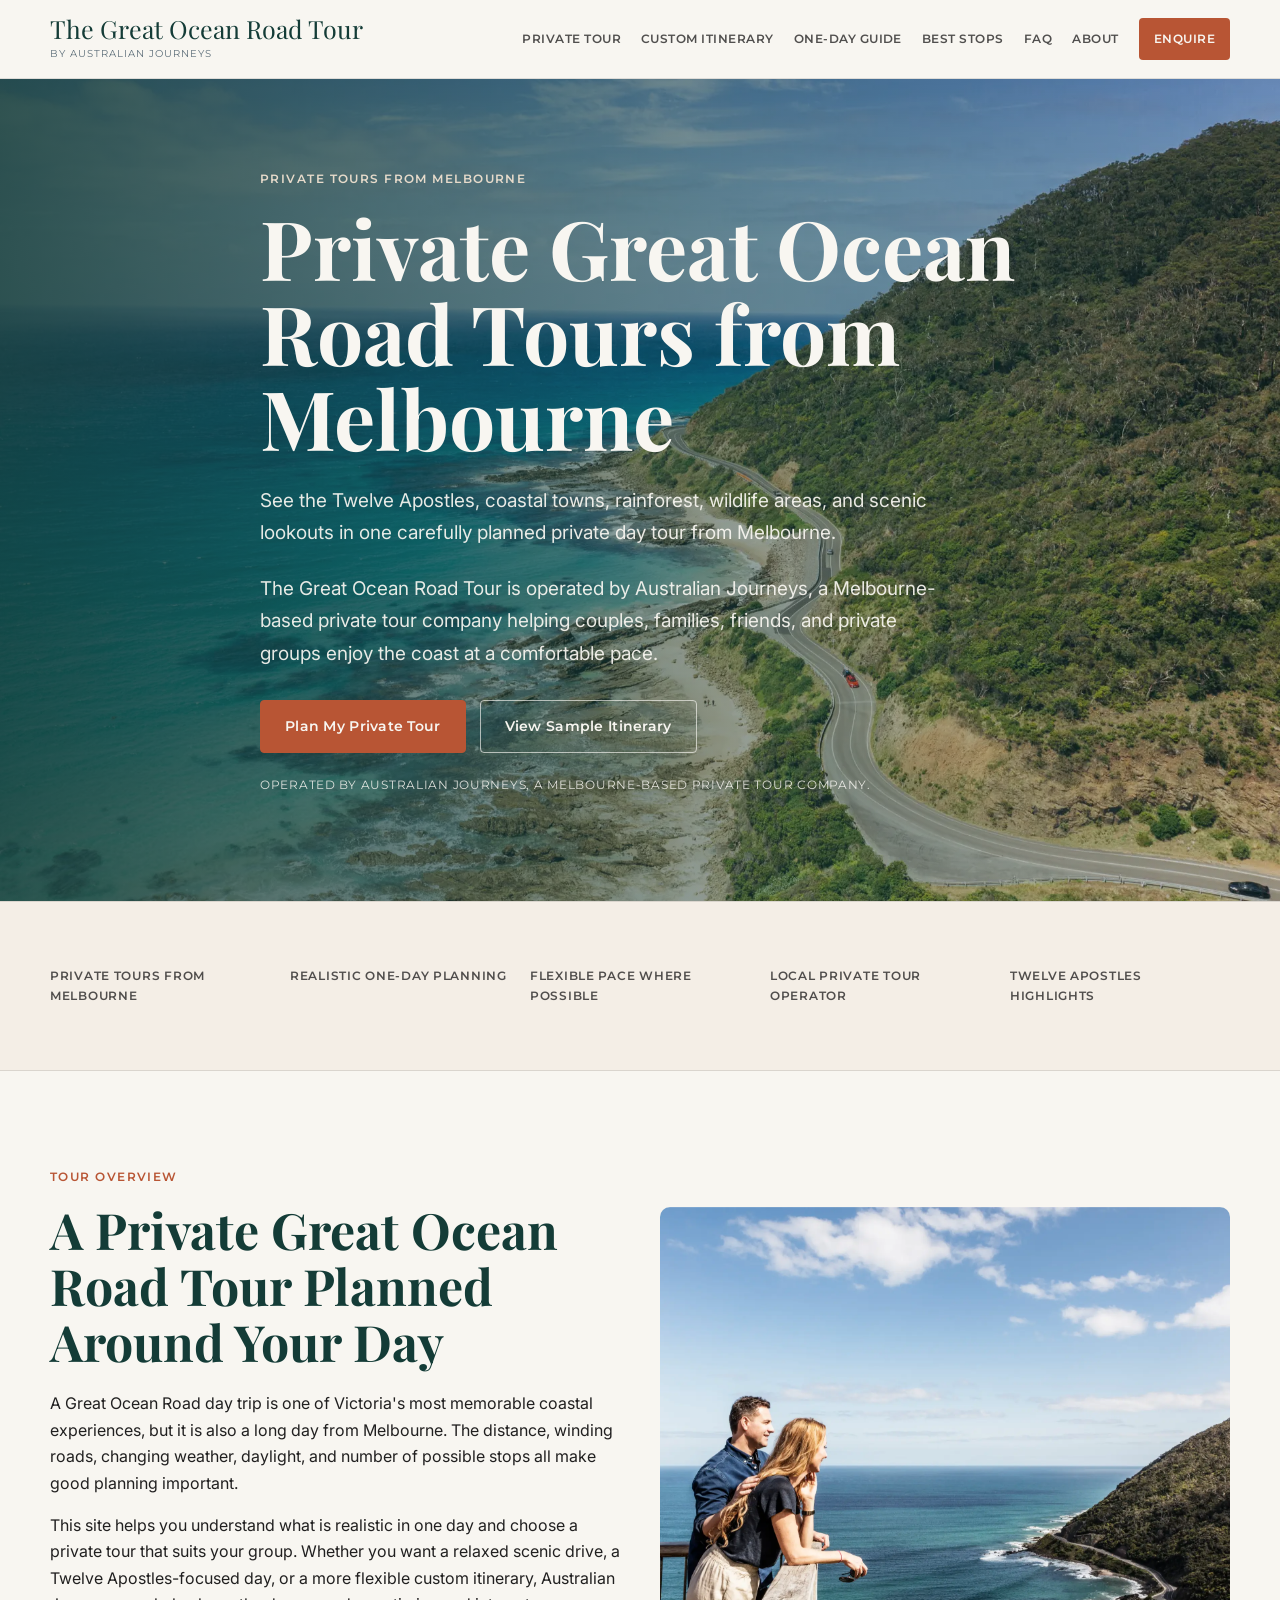
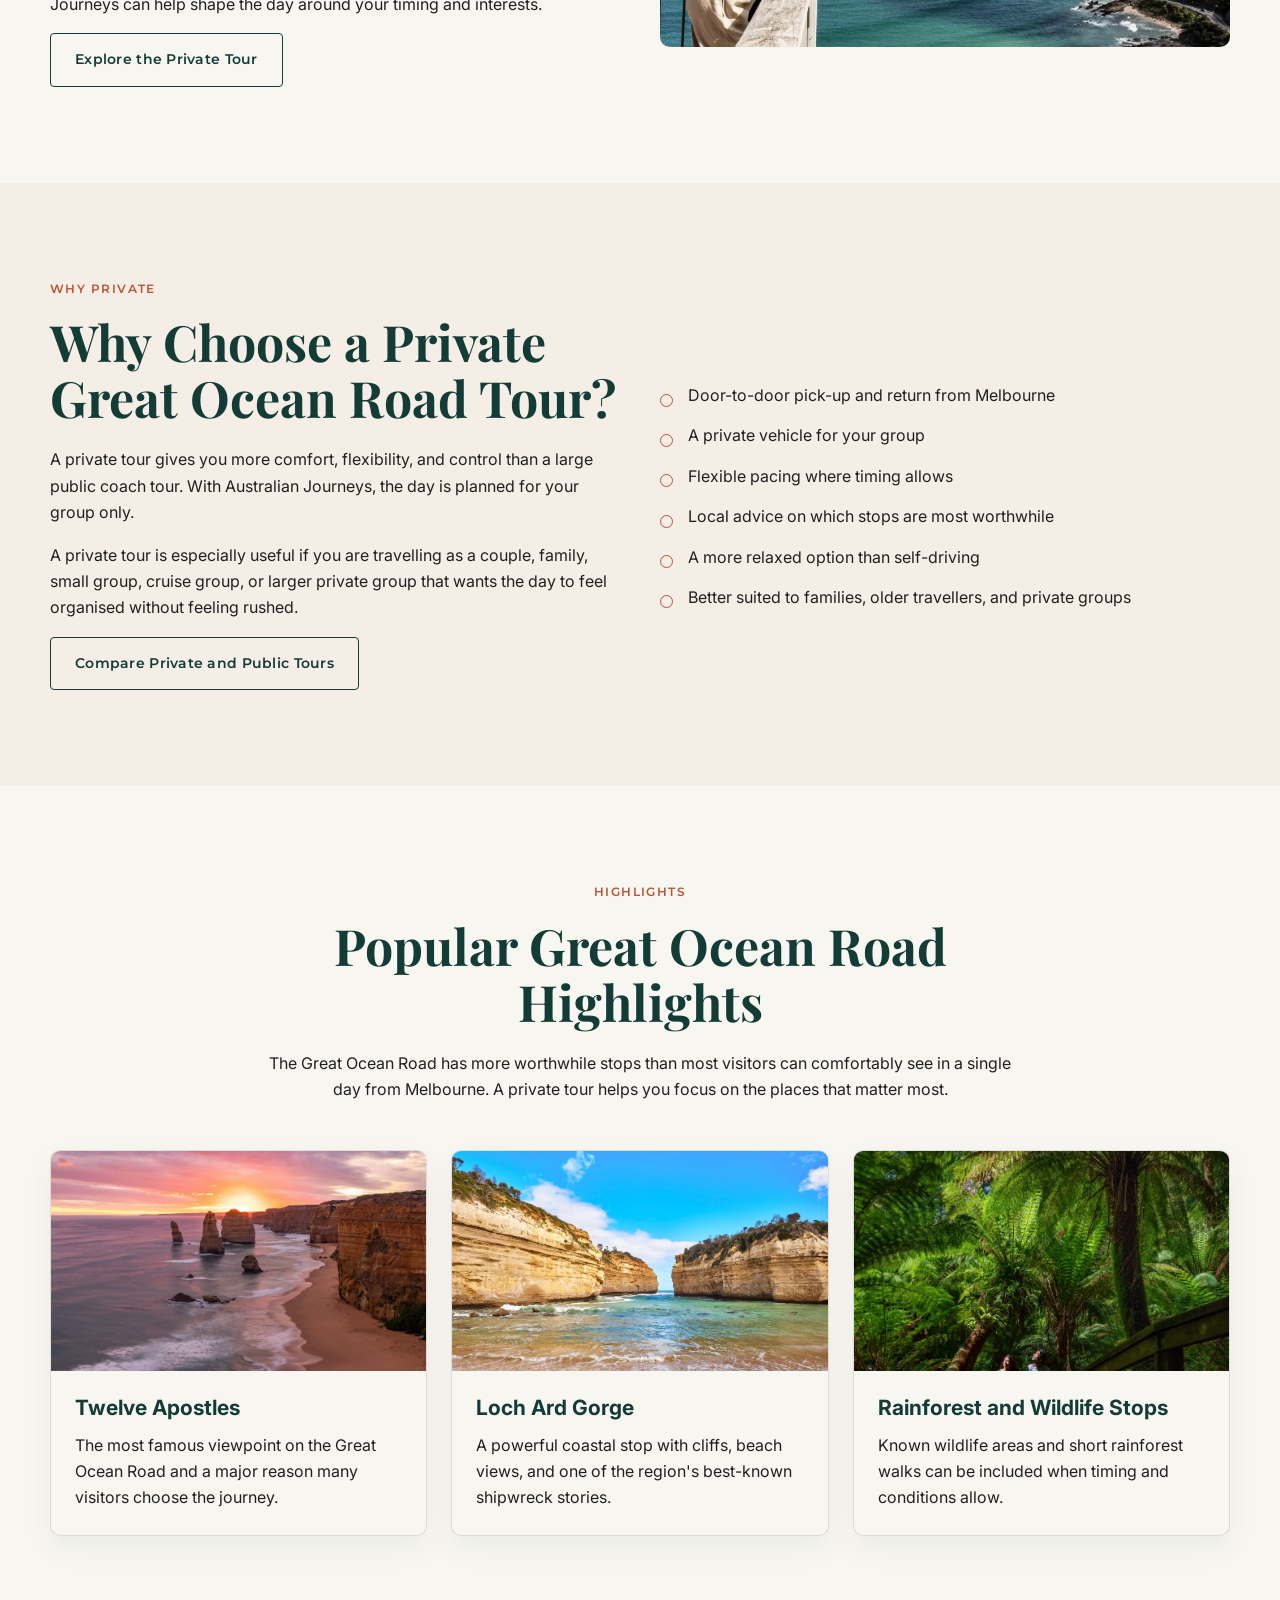
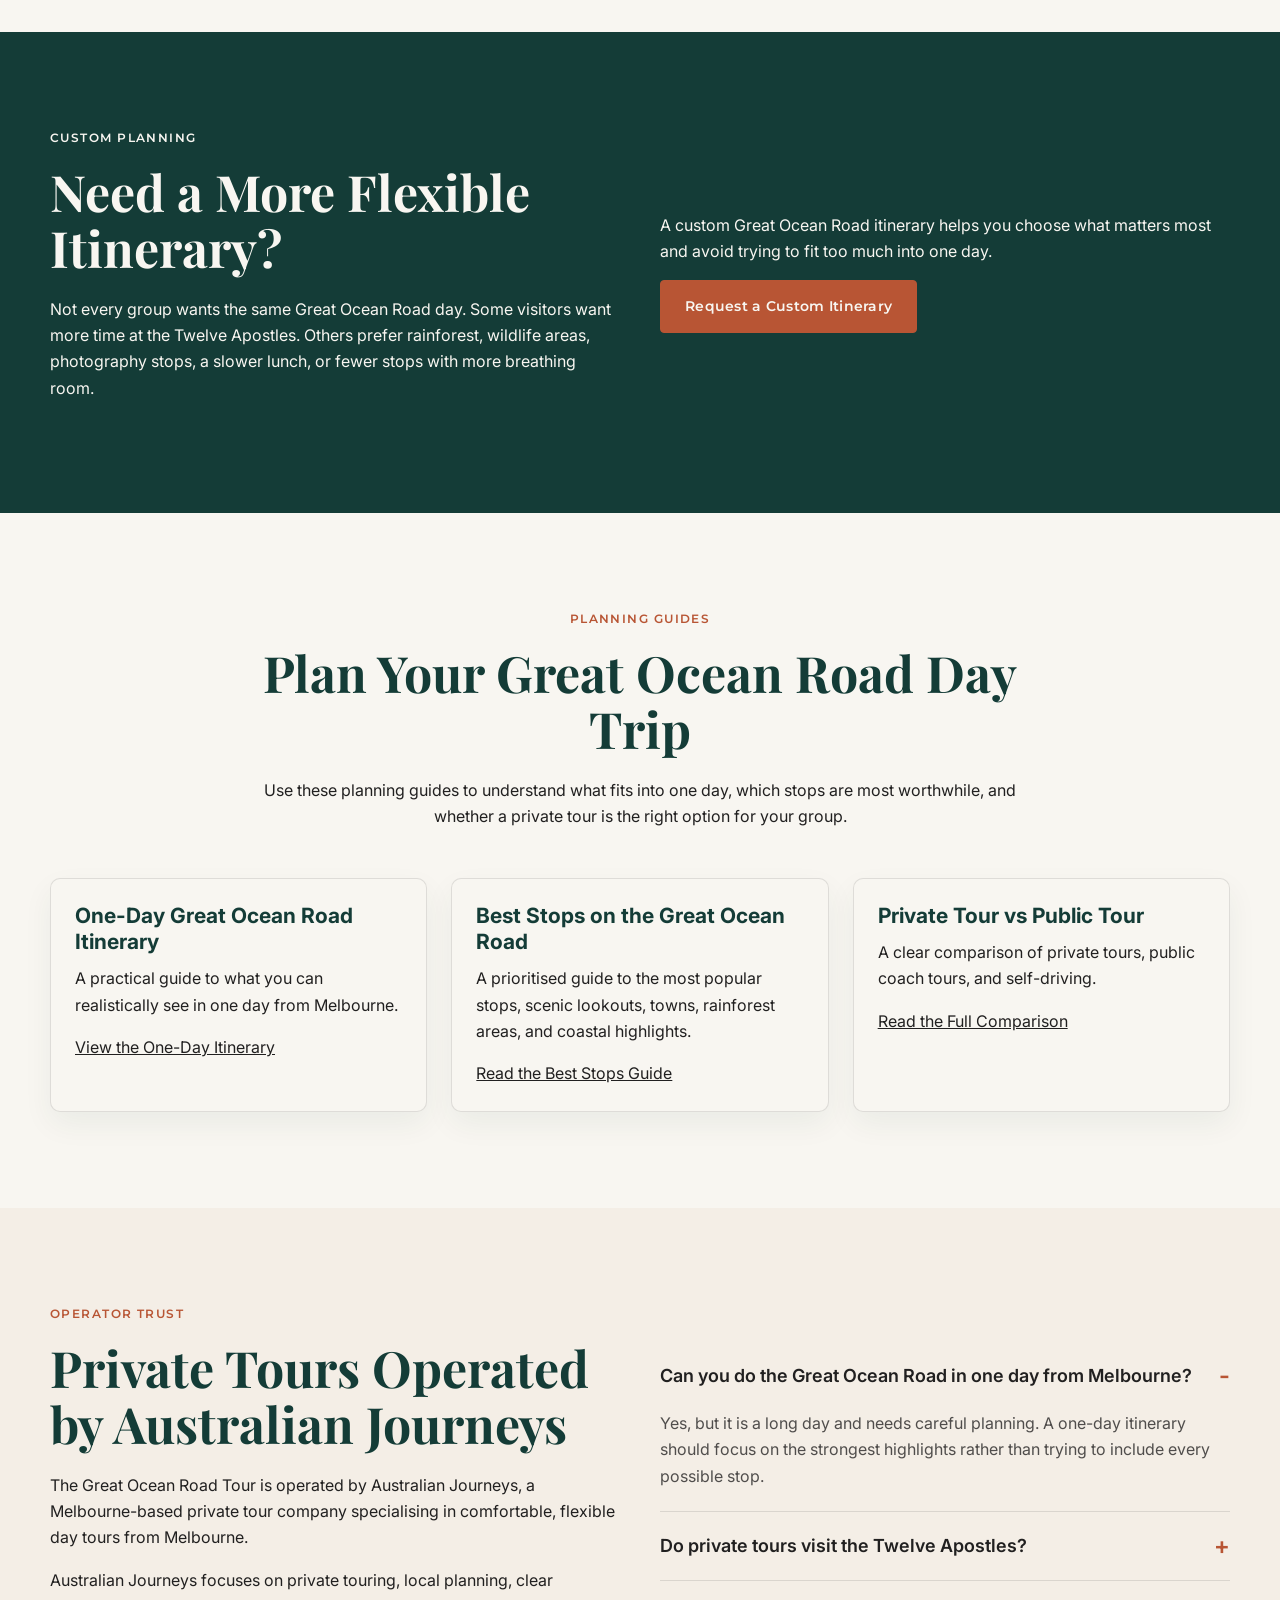
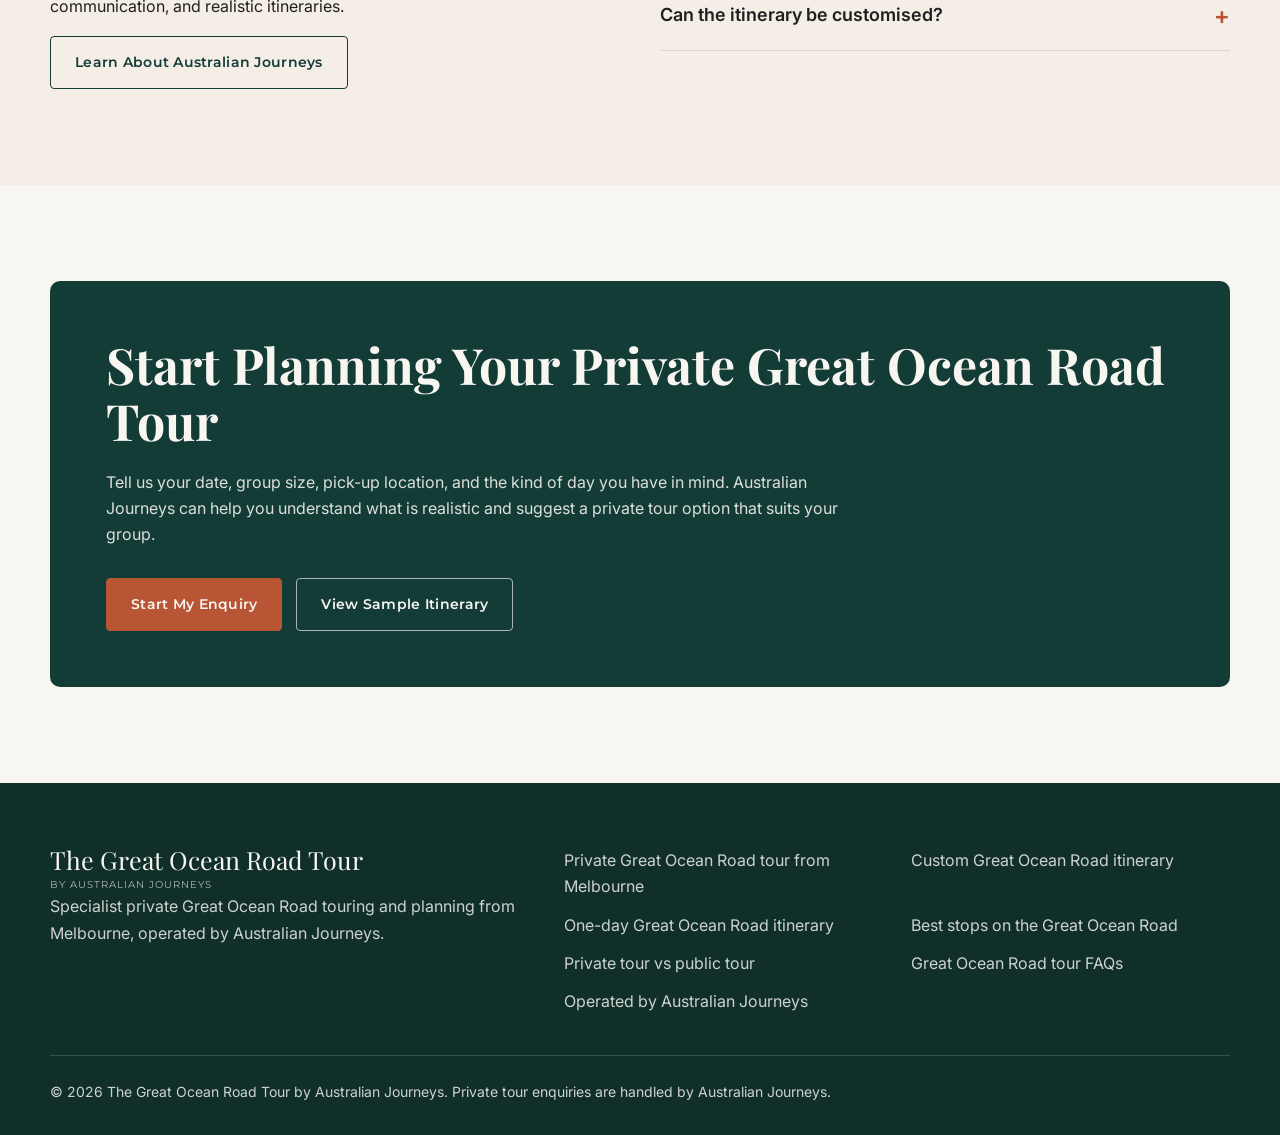
<file: index.html>
<!doctype html>
<html lang="en-AU">
<head>
  <meta charset="utf-8">
  <meta name="viewport" content="width=device-width, initial-scale=1">
  <title>The Great Ocean Road Tour | Private Tours from Melbourne</title>
  <meta name="description" content="Plan a private Great Ocean Road tour from Melbourne with local advice, flexible itineraries, scenic stops, Twelve Apostles highlights, and tours operated by Australian Journeys.">
  <link rel="stylesheet" href="assets/css/styles.css">
</head>
<body>
  <a class="skip-link" href="#main">Skip to content</a>
  <header class="site-header">
    <div class="header-inner">
      <a class="brand" href="./" aria-label="The Great Ocean Road Tour home">
        <span class="brand-name">The Great Ocean Road Tour</span>
        <span class="brand-byline">by Australian Journeys</span>
      </a>
      <button class="nav-toggle" type="button" aria-expanded="false" aria-controls="site-nav">Menu</button>
      <nav class="site-nav" id="site-nav" aria-label="Primary navigation">
        <a href="private-great-ocean-road-tour-from-melbourne/">Private Tour</a>
        <a href="custom-great-ocean-road-itinerary/">Custom Itinerary</a>
        <a href="great-ocean-road-one-day-itinerary-from-melbourne/">One-Day Guide</a>
        <a href="best-stops-on-the-great-ocean-road/">Best Stops</a>
        <a href="great-ocean-road-tour-faq/">FAQ</a>
        <a href="about/">About</a>
        <a class="nav-cta" href="#enquiry">Enquire</a>
      </nav>
    </div>
  </header>

  <main id="main">
    <section class="hero">
      <img src="assets/images/private-great-ocean-road-tour-winding-coastal-drive.webp.webp" alt="Winding coastal road on the Great Ocean Road">
      <div class="hero-content">
        <p class="eyebrow">Private tours from Melbourne</p>
        <h1>Private Great Ocean Road Tours from Melbourne</h1>
        <p class="lead">See the Twelve Apostles, coastal towns, rainforest, wildlife areas, and scenic lookouts in one carefully planned private day tour from Melbourne.</p>
        <p class="lead">The Great Ocean Road Tour is operated by Australian Journeys, a Melbourne-based private tour company helping couples, families, friends, and private groups enjoy the coast at a comfortable pace.</p>
        <div class="button-row">
          <a class="btn btn-primary" href="private-great-ocean-road-tour-from-melbourne/">Plan My Private Tour</a>
          <a class="btn btn-secondary btn-secondary-light" href="great-ocean-road-one-day-itinerary-from-melbourne/">View Sample Itinerary</a>
        </div>
        <p class="trust-cue">Operated by Australian Journeys, a Melbourne-based private tour company.</p>
      </div>
    </section>

    <section class="trust-strip section-compact">
      <div class="container trust-strip-inner">
        <div class="trust-item">Private tours from Melbourne</div>
        <div class="trust-item">Realistic one-day planning</div>
        <div class="trust-item">Flexible pace where possible</div>
        <div class="trust-item">Local private tour operator</div>
        <div class="trust-item">Twelve Apostles highlights</div>
      </div>
    </section>

    <section class="section section-light">
      <div class="container grid-2">
        <div class="feature-copy">
          <p class="section-label section-label-accent">Tour overview</p>
          <h2>A Private Great Ocean Road Tour Planned Around Your Day</h2>
          <p>A Great Ocean Road day trip is one of Victoria's most memorable coastal experiences, but it is also a long day from Melbourne. The distance, winding roads, changing weather, daylight, and number of possible stops all make good planning important.</p>
          <p>This site helps you understand what is realistic in one day and choose a private tour that suits your group. Whether you want a relaxed scenic drive, a Twelve Apostles-focused day, or a more flexible custom itinerary, Australian Journeys can help shape the day around your timing and interests.</p>
          <a class="btn btn-secondary" href="private-great-ocean-road-tour-from-melbourne/">Explore the Private Tour</a>
        </div>
        <div class="feature-image">
          <img src="assets/images/private-great-ocean-road-tour-great-ocean-road-coastal-lookout.webp.webp" alt="Great Ocean Road coastal lookout">
        </div>
      </div>
    </section>

    <section class="section section-sandstone">
      <div class="container grid-2">
        <div>
          <p class="section-label section-label-accent">Why private</p>
          <h2>Why Choose a Private Great Ocean Road Tour?</h2>
          <p>A private tour gives you more comfort, flexibility, and control than a large public coach tour. With Australian Journeys, the day is planned for your group only.</p>
          <p>A private tour is especially useful if you are travelling as a couple, family, small group, cruise group, or larger private group that wants the day to feel organised without feeling rushed.</p>
          <a class="btn btn-secondary" href="private-tour-vs-public-tour-great-ocean-road/">Compare Private and Public Tours</a>
        </div>
        <ul class="benefit-list">
          <li>Door-to-door pick-up and return from Melbourne</li>
          <li>A private vehicle for your group</li>
          <li>Flexible pacing where timing allows</li>
          <li>Local advice on which stops are most worthwhile</li>
          <li>A more relaxed option than self-driving</li>
          <li>Better suited to families, older travellers, and private groups</li>
        </ul>
      </div>
    </section>

    <section class="section section-light">
      <div class="container">
        <div class="section-intro">
          <p class="section-label section-label-accent">Highlights</p>
          <h2>Popular Great Ocean Road Highlights</h2>
          <p>The Great Ocean Road has more worthwhile stops than most visitors can comfortably see in a single day from Melbourne. A private tour helps you focus on the places that matter most.</p>
        </div>
        <div class="grid-3">
          <article class="card"><img src="assets/images/private-great-ocean-road-tour-twelve-apostles-sunset.webp.webp" alt="Twelve Apostles at sunset"><div class="card-content"><h3>Twelve Apostles</h3><p>The most famous viewpoint on the Great Ocean Road and a major reason many visitors choose the journey.</p></div></article>
          <article class="card"><img src="assets/images/private-great-ocean-road-tour-loch-ard-gorge-beach.webp.webp" alt="Loch Ard Gorge beach"><div class="card-content"><h3>Loch Ard Gorge</h3><p>A powerful coastal stop with cliffs, beach views, and one of the region's best-known shipwreck stories.</p></div></article>
          <article class="card"><img src="assets/images/private-great-ocean-road-tour-otways-rainforest-walk.webp.webp" alt="Otways rainforest walk"><div class="card-content"><h3>Rainforest and Wildlife Stops</h3><p>Known wildlife areas and short rainforest walks can be included when timing and conditions allow.</p></div></article>
        </div>
      </div>
    </section>

    <section class="section section-green">
      <div class="container grid-2">
        <div>
          <p class="section-label">Custom planning</p>
          <h2>Need a More Flexible Itinerary?</h2>
          <p>Not every group wants the same Great Ocean Road day. Some visitors want more time at the Twelve Apostles. Others prefer rainforest, wildlife areas, photography stops, a slower lunch, or fewer stops with more breathing room.</p>
        </div>
        <div>
          <p>A custom Great Ocean Road itinerary helps you choose what matters most and avoid trying to fit too much into one day.</p>
          <a class="btn btn-primary" href="custom-great-ocean-road-itinerary/">Request a Custom Itinerary</a>
        </div>
      </div>
    </section>

    <section class="section section-light">
      <div class="container">
        <div class="section-intro">
          <p class="section-label section-label-accent">Planning guides</p>
          <h2>Plan Your Great Ocean Road Day Trip</h2>
          <p>Use these planning guides to understand what fits into one day, which stops are most worthwhile, and whether a private tour is the right option for your group.</p>
        </div>
        <div class="grid-3">
          <article class="card"><div class="card-content"><h3>One-Day Great Ocean Road Itinerary</h3><p>A practical guide to what you can realistically see in one day from Melbourne.</p><a href="great-ocean-road-one-day-itinerary-from-melbourne/">View the One-Day Itinerary</a></div></article>
          <article class="card"><div class="card-content"><h3>Best Stops on the Great Ocean Road</h3><p>A prioritised guide to the most popular stops, scenic lookouts, towns, rainforest areas, and coastal highlights.</p><a href="best-stops-on-the-great-ocean-road/">Read the Best Stops Guide</a></div></article>
          <article class="card"><div class="card-content"><h3>Private Tour vs Public Tour</h3><p>A clear comparison of private tours, public coach tours, and self-driving.</p><a href="private-tour-vs-public-tour-great-ocean-road/">Read the Full Comparison</a></div></article>
        </div>
      </div>
    </section>

    <section class="section section-sandstone">
      <div class="container grid-2">
        <div>
          <p class="section-label section-label-accent">Operator trust</p>
          <h2>Private Tours Operated by Australian Journeys</h2>
          <p>The Great Ocean Road Tour is operated by Australian Journeys, a Melbourne-based private tour company specialising in comfortable, flexible day tours from Melbourne.</p>
          <p>Australian Journeys focuses on private touring, local planning, clear communication, and realistic itineraries.</p>
          <a class="btn btn-secondary" href="about/">Learn About Australian Journeys</a>
        </div>
        <div class="faq-list">
          <div class="faq-item" open><button class="faq-question" type="button" aria-expanded="true">Can you do the Great Ocean Road in one day from Melbourne?</button><div class="faq-answer">Yes, but it is a long day and needs careful planning. A one-day itinerary should focus on the strongest highlights rather than trying to include every possible stop.</div></div>
          <div class="faq-item"><button class="faq-question" type="button" aria-expanded="false">Do private tours visit the Twelve Apostles?</button><div class="faq-answer">Yes, the Twelve Apostles are usually a key highlight. The final route depends on timing, weather, road conditions, daylight, and your group's preferred pace.</div></div>
          <div class="faq-item"><button class="faq-question" type="button" aria-expanded="false">Can the itinerary be customised?</button><div class="faq-answer">Yes. Australian Journeys can help shape a realistic custom itinerary based on your group size, interests, pick-up location, and available time.</div></div>
        </div>
      </div>
    </section>

    <section class="section section-light" id="enquiry">
      <div class="container cta-panel">
        <h2>Start Planning Your Private Great Ocean Road Tour</h2>
        <p>Tell us your date, group size, pick-up location, and the kind of day you have in mind. Australian Journeys can help you understand what is realistic and suggest a private tour option that suits your group.</p>
        <div class="button-row">
          <a class="btn btn-primary" href="private-great-ocean-road-tour-from-melbourne/#enquiry">Start My Enquiry</a>
          <a class="btn btn-secondary btn-secondary-light" href="great-ocean-road-one-day-itinerary-from-melbourne/">View Sample Itinerary</a>
        </div>
      </div>
    </section>
  </main>

  <footer class="site-footer">
    <div class="footer-grid">
      <div>
        <a class="brand" href="./"><span class="brand-name">The Great Ocean Road Tour</span><span class="brand-byline">by Australian Journeys</span></a>
        <p>Specialist private Great Ocean Road touring and planning from Melbourne, operated by Australian Journeys.</p>
      </div>
      <nav class="footer-links" aria-label="Footer navigation">
        <a href="private-great-ocean-road-tour-from-melbourne/">Private Great Ocean Road tour from Melbourne</a>
        <a href="custom-great-ocean-road-itinerary/">Custom Great Ocean Road itinerary</a>
        <a href="great-ocean-road-one-day-itinerary-from-melbourne/">One-day Great Ocean Road itinerary</a>
        <a href="best-stops-on-the-great-ocean-road/">Best stops on the Great Ocean Road</a>
        <a href="private-tour-vs-public-tour-great-ocean-road/">Private tour vs public tour</a>
        <a href="great-ocean-road-tour-faq/">Great Ocean Road tour FAQs</a>
        <a href="about/">Operated by Australian Journeys</a>
      </nav>
    </div>
    <div class="footer-bottom">© 2026 The Great Ocean Road Tour by Australian Journeys. Private tour enquiries are handled by Australian Journeys.</div>
  </footer>
  <script src="assets/js/main.js"></script>
</body>
</html>
</file>
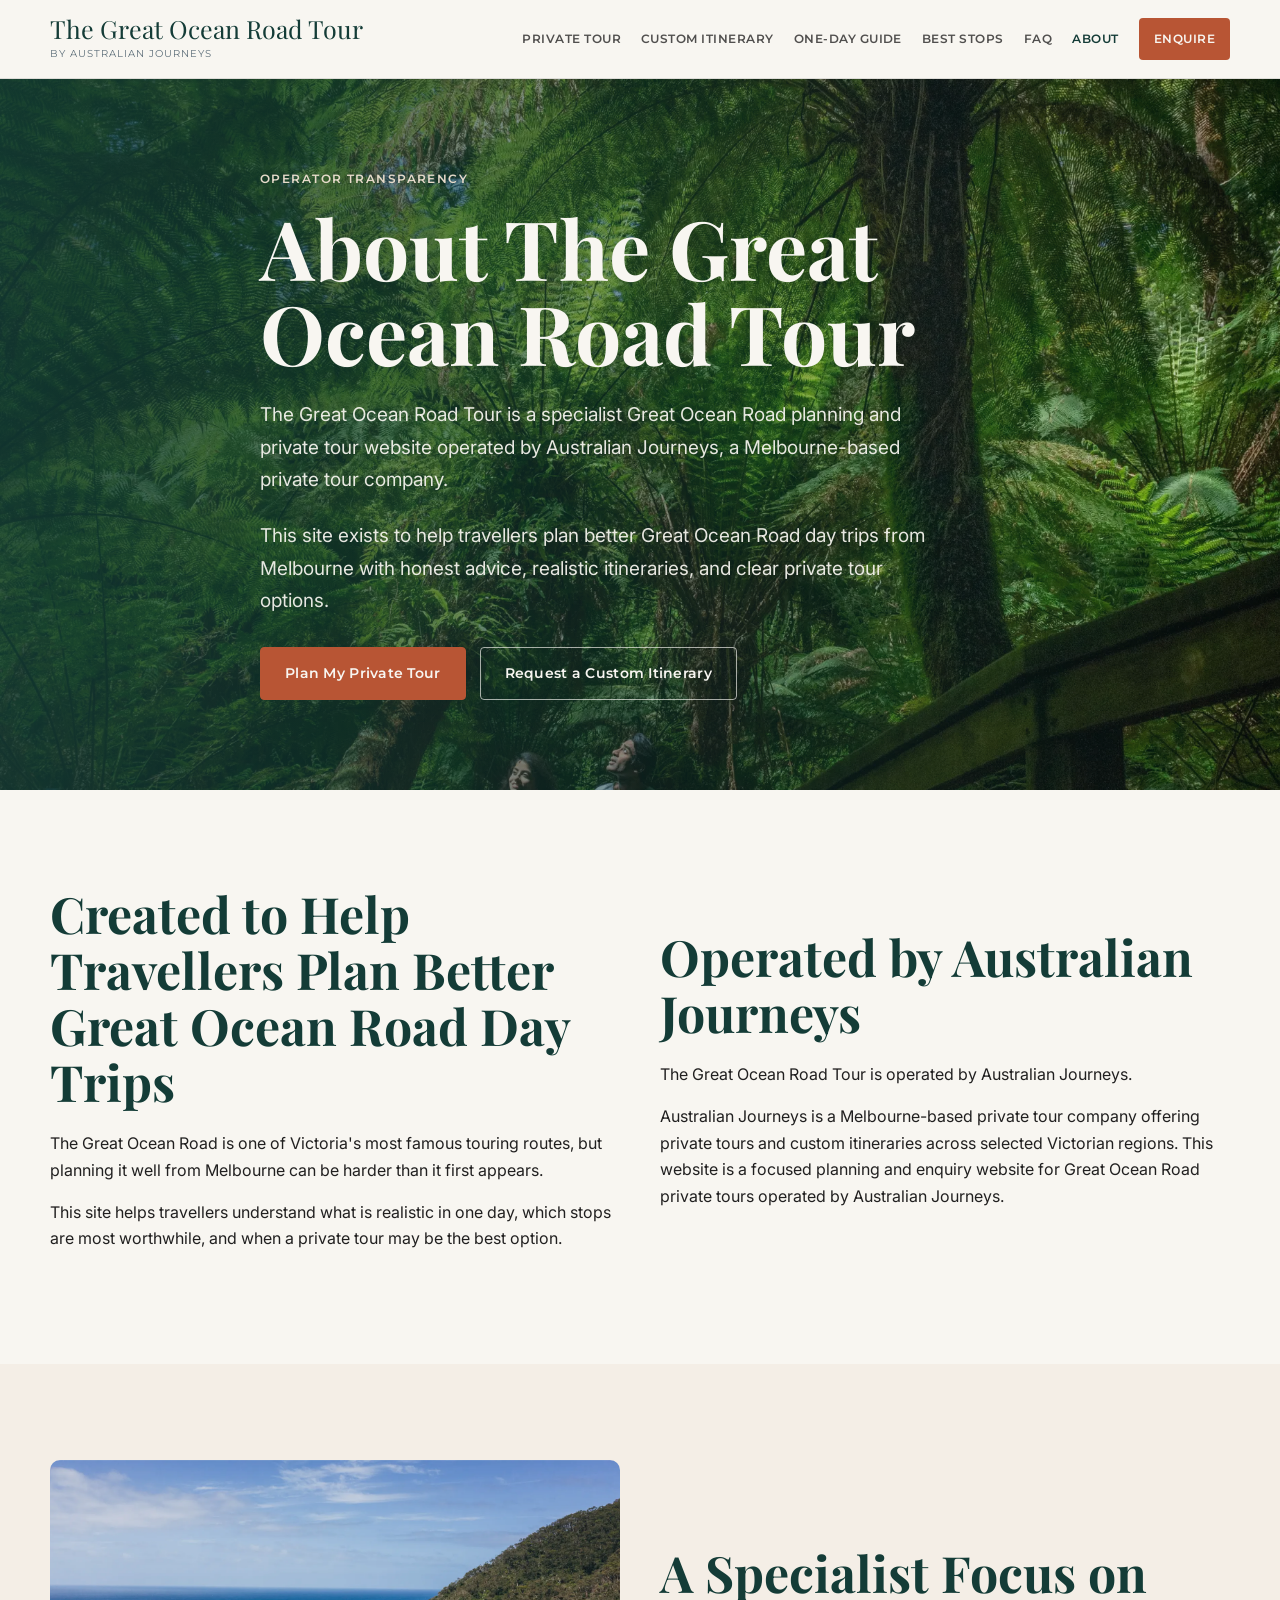
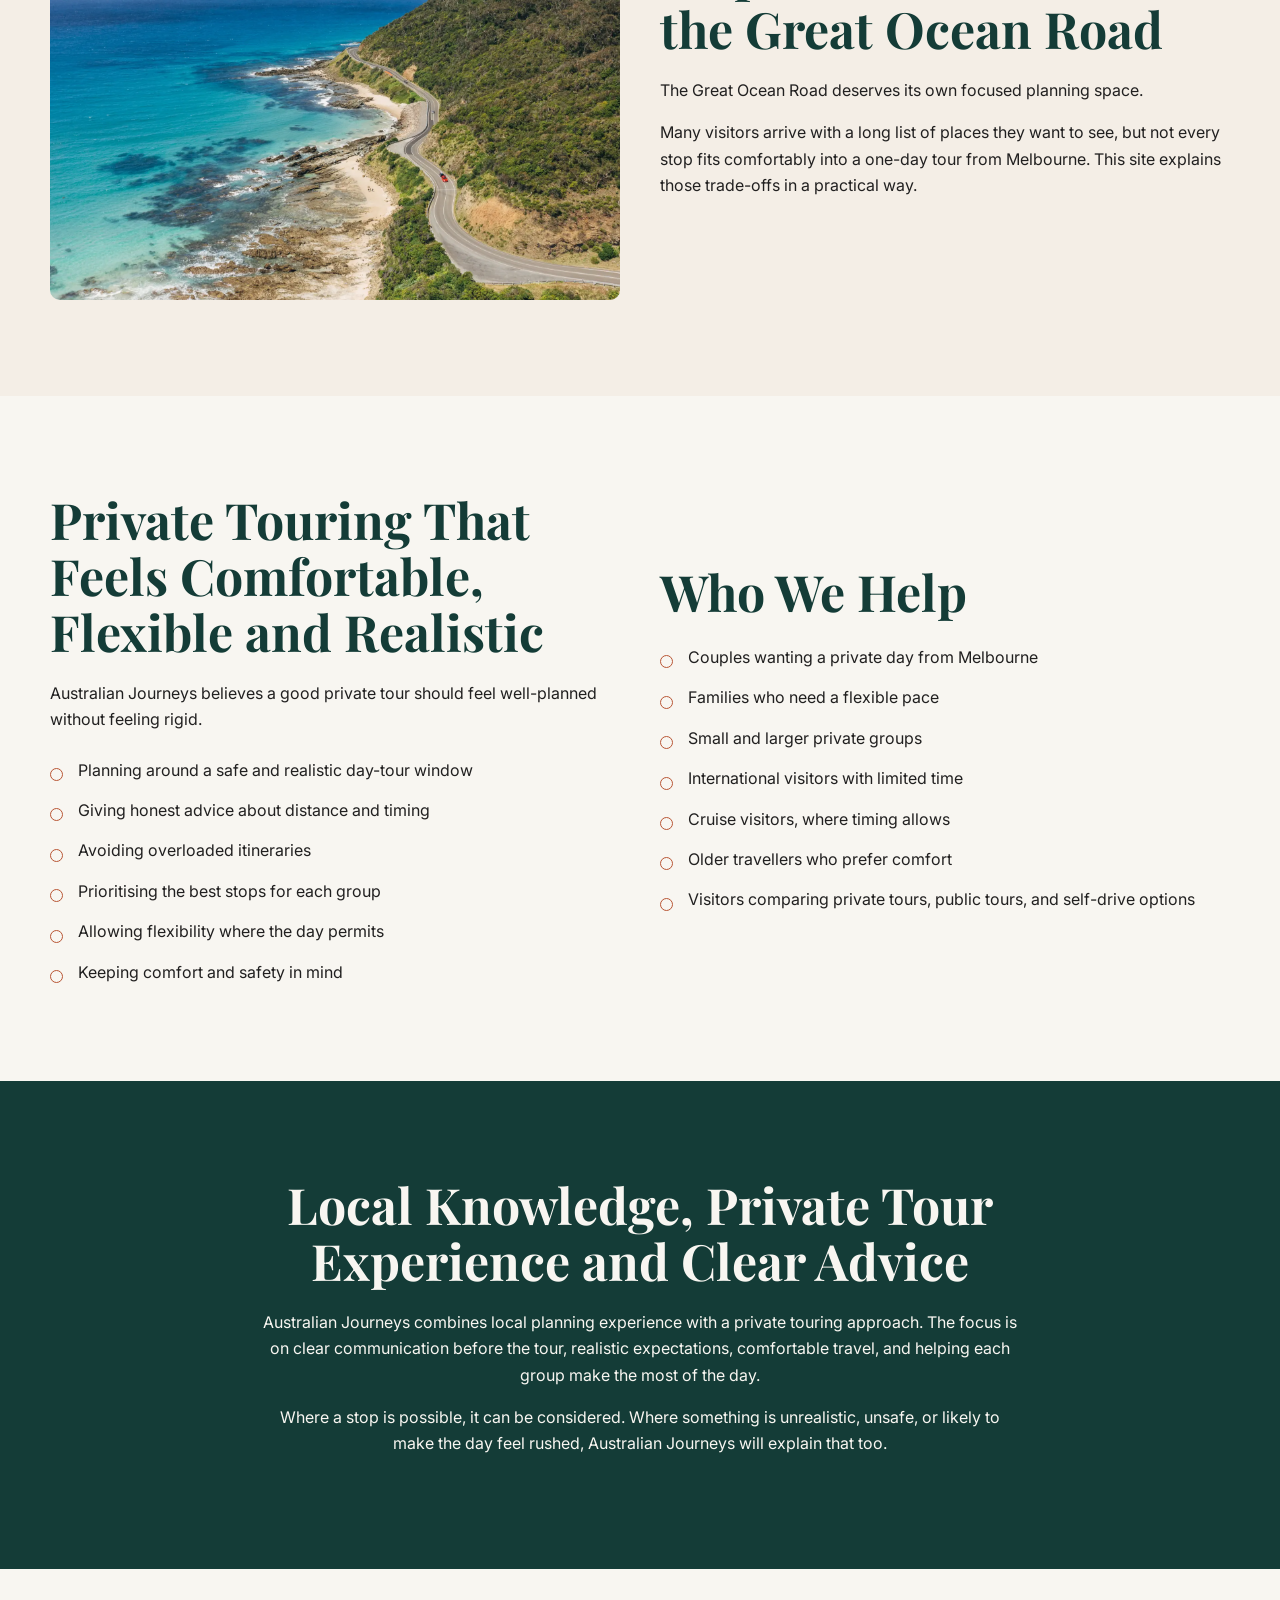
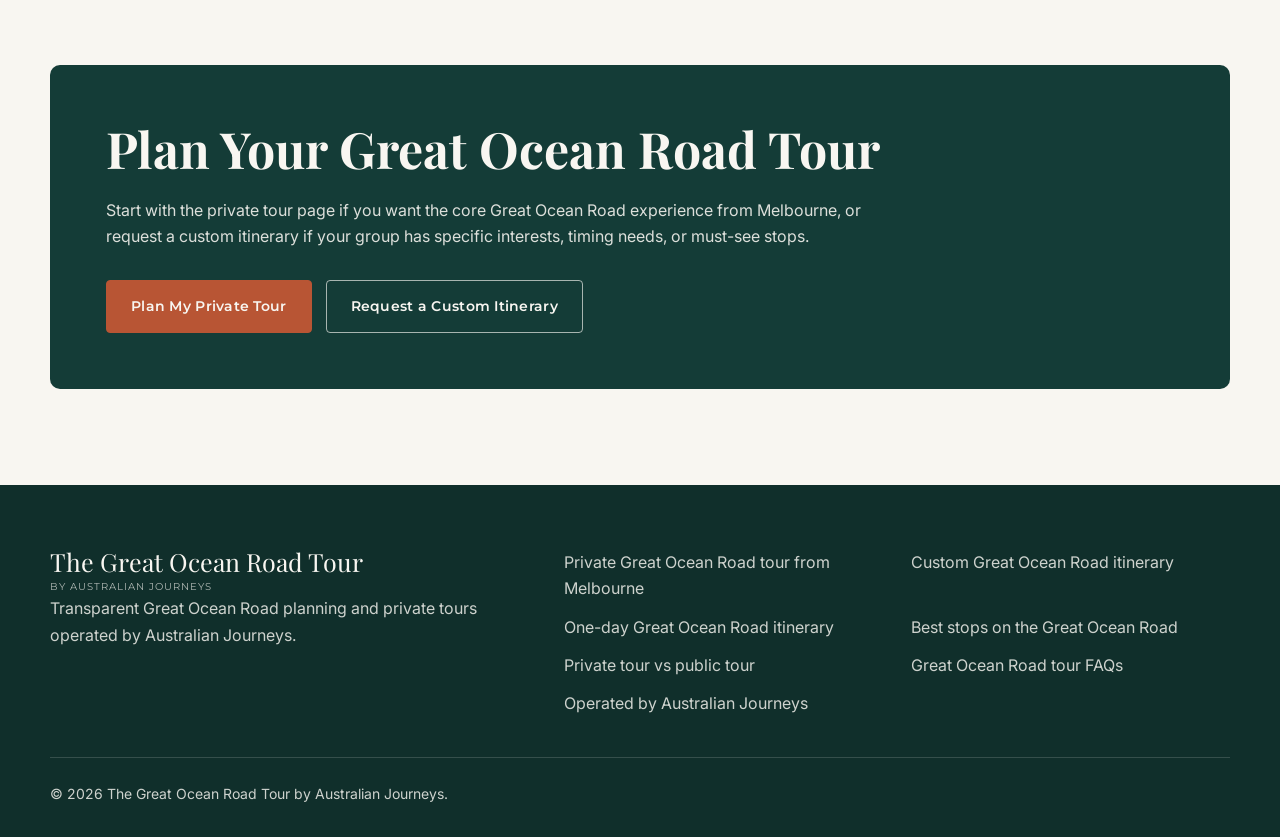
<file: about/index.html>
<!doctype html>
<html lang="en-AU">
<head><meta charset="utf-8"><meta name="viewport" content="width=device-width, initial-scale=1"><title>About The Great Ocean Road Tour | Operated by Australian Journeys</title><meta name="description" content="The Great Ocean Road Tour is a specialist travel planning and private tour website operated by Australian Journeys, a Melbourne-based private tour company."><link rel="stylesheet" href="../assets/css/styles.css"></head>
<body>
<header class="site-header"><div class="header-inner"><a class="brand" href="../"><span class="brand-name">The Great Ocean Road Tour</span><span class="brand-byline">by Australian Journeys</span></a><button class="nav-toggle" type="button" aria-expanded="false" aria-controls="site-nav">Menu</button><nav class="site-nav" id="site-nav"><a href="../private-great-ocean-road-tour-from-melbourne/">Private Tour</a><a href="../custom-great-ocean-road-itinerary/">Custom Itinerary</a><a href="../great-ocean-road-one-day-itinerary-from-melbourne/">One-Day Guide</a><a href="../best-stops-on-the-great-ocean-road/">Best Stops</a><a href="../great-ocean-road-tour-faq/">FAQ</a><a aria-current="page" href="../about/">About</a><a class="nav-cta" href="../private-great-ocean-road-tour-from-melbourne/#enquiry">Enquire</a></nav></div></header>
<main>
<section class="hero"><img src="../assets/images/private-great-ocean-road-tour-otways-rainforest-walk.webp.webp" alt="Otways rainforest boardwalk"><div class="hero-content"><p class="eyebrow">Operator transparency</p><h1>About The Great Ocean Road Tour</h1><p class="lead">The Great Ocean Road Tour is a specialist Great Ocean Road planning and private tour website operated by Australian Journeys, a Melbourne-based private tour company.</p><p class="lead">This site exists to help travellers plan better Great Ocean Road day trips from Melbourne with honest advice, realistic itineraries, and clear private tour options.</p><div class="button-row"><a class="btn btn-primary" href="../private-great-ocean-road-tour-from-melbourne/">Plan My Private Tour</a><a class="btn btn-secondary btn-secondary-light" href="../custom-great-ocean-road-itinerary/">Request a Custom Itinerary</a></div></div></section>
<section class="section section-light"><div class="container grid-2"><div><h2>Created to Help Travellers Plan Better Great Ocean Road Day Trips</h2><p>The Great Ocean Road is one of Victoria's most famous touring routes, but planning it well from Melbourne can be harder than it first appears.</p><p>This site helps travellers understand what is realistic in one day, which stops are most worthwhile, and when a private tour may be the best option.</p></div><div><h2>Operated by Australian Journeys</h2><p>The Great Ocean Road Tour is operated by Australian Journeys.</p><p>Australian Journeys is a Melbourne-based private tour company offering private tours and custom itineraries across selected Victorian regions. This website is a focused planning and enquiry website for Great Ocean Road private tours operated by Australian Journeys.</p></div></div></section>
<section class="section section-sandstone"><div class="container grid-2"><div class="feature-image"><img src="../assets/images/private-great-ocean-road-tour-winding-coastal-drive.webp.webp" alt="Winding Great Ocean Road coastal drive"></div><div><h2>A Specialist Focus on the Great Ocean Road</h2><p>The Great Ocean Road deserves its own focused planning space.</p><p>Many visitors arrive with a long list of places they want to see, but not every stop fits comfortably into a one-day tour from Melbourne. This site explains those trade-offs in a practical way.</p></div></div></section>
<section class="section section-light"><div class="container grid-2"><div><h2>Private Touring That Feels Comfortable, Flexible and Realistic</h2><p>Australian Journeys believes a good private tour should feel well-planned without feeling rigid.</p><ul class="benefit-list"><li>Planning around a safe and realistic day-tour window</li><li>Giving honest advice about distance and timing</li><li>Avoiding overloaded itineraries</li><li>Prioritising the best stops for each group</li><li>Allowing flexibility where the day permits</li><li>Keeping comfort and safety in mind</li></ul></div><div><h2>Who We Help</h2><ul class="benefit-list"><li>Couples wanting a private day from Melbourne</li><li>Families who need a flexible pace</li><li>Small and larger private groups</li><li>International visitors with limited time</li><li>Cruise visitors, where timing allows</li><li>Older travellers who prefer comfort</li><li>Visitors comparing private tours, public tours, and self-drive options</li></ul></div></div></section>
<section class="section section-green"><div class="container reading center"><h2>Local Knowledge, Private Tour Experience and Clear Advice</h2><p>Australian Journeys combines local planning experience with a private touring approach. The focus is on clear communication before the tour, realistic expectations, comfortable travel, and helping each group make the most of the day.</p><p>Where a stop is possible, it can be considered. Where something is unrealistic, unsafe, or likely to make the day feel rushed, Australian Journeys will explain that too.</p></div></section>
<section class="section section-light"><div class="container cta-panel"><h2>Plan Your Great Ocean Road Tour</h2><p>Start with the private tour page if you want the core Great Ocean Road experience from Melbourne, or request a custom itinerary if your group has specific interests, timing needs, or must-see stops.</p><div class="button-row"><a class="btn btn-primary" href="../private-great-ocean-road-tour-from-melbourne/">Plan My Private Tour</a><a class="btn btn-secondary btn-secondary-light" href="../custom-great-ocean-road-itinerary/">Request a Custom Itinerary</a></div></div></section>
</main>
<footer class="site-footer"><div class="footer-grid"><div><a class="brand" href="../"><span class="brand-name">The Great Ocean Road Tour</span><span class="brand-byline">by Australian Journeys</span></a><p>Transparent Great Ocean Road planning and private tours operated by Australian Journeys.</p></div><nav class="footer-links"><a href="../private-great-ocean-road-tour-from-melbourne/">Private Great Ocean Road tour from Melbourne</a><a href="../custom-great-ocean-road-itinerary/">Custom Great Ocean Road itinerary</a><a href="../great-ocean-road-one-day-itinerary-from-melbourne/">One-day Great Ocean Road itinerary</a><a href="../best-stops-on-the-great-ocean-road/">Best stops on the Great Ocean Road</a><a href="../private-tour-vs-public-tour-great-ocean-road/">Private tour vs public tour</a><a href="../great-ocean-road-tour-faq/">Great Ocean Road tour FAQs</a><a href="../about/">Operated by Australian Journeys</a></nav></div><div class="footer-bottom">© 2026 The Great Ocean Road Tour by Australian Journeys.</div></footer><script src="../assets/js/main.js"></script>
</body></html>
</file>
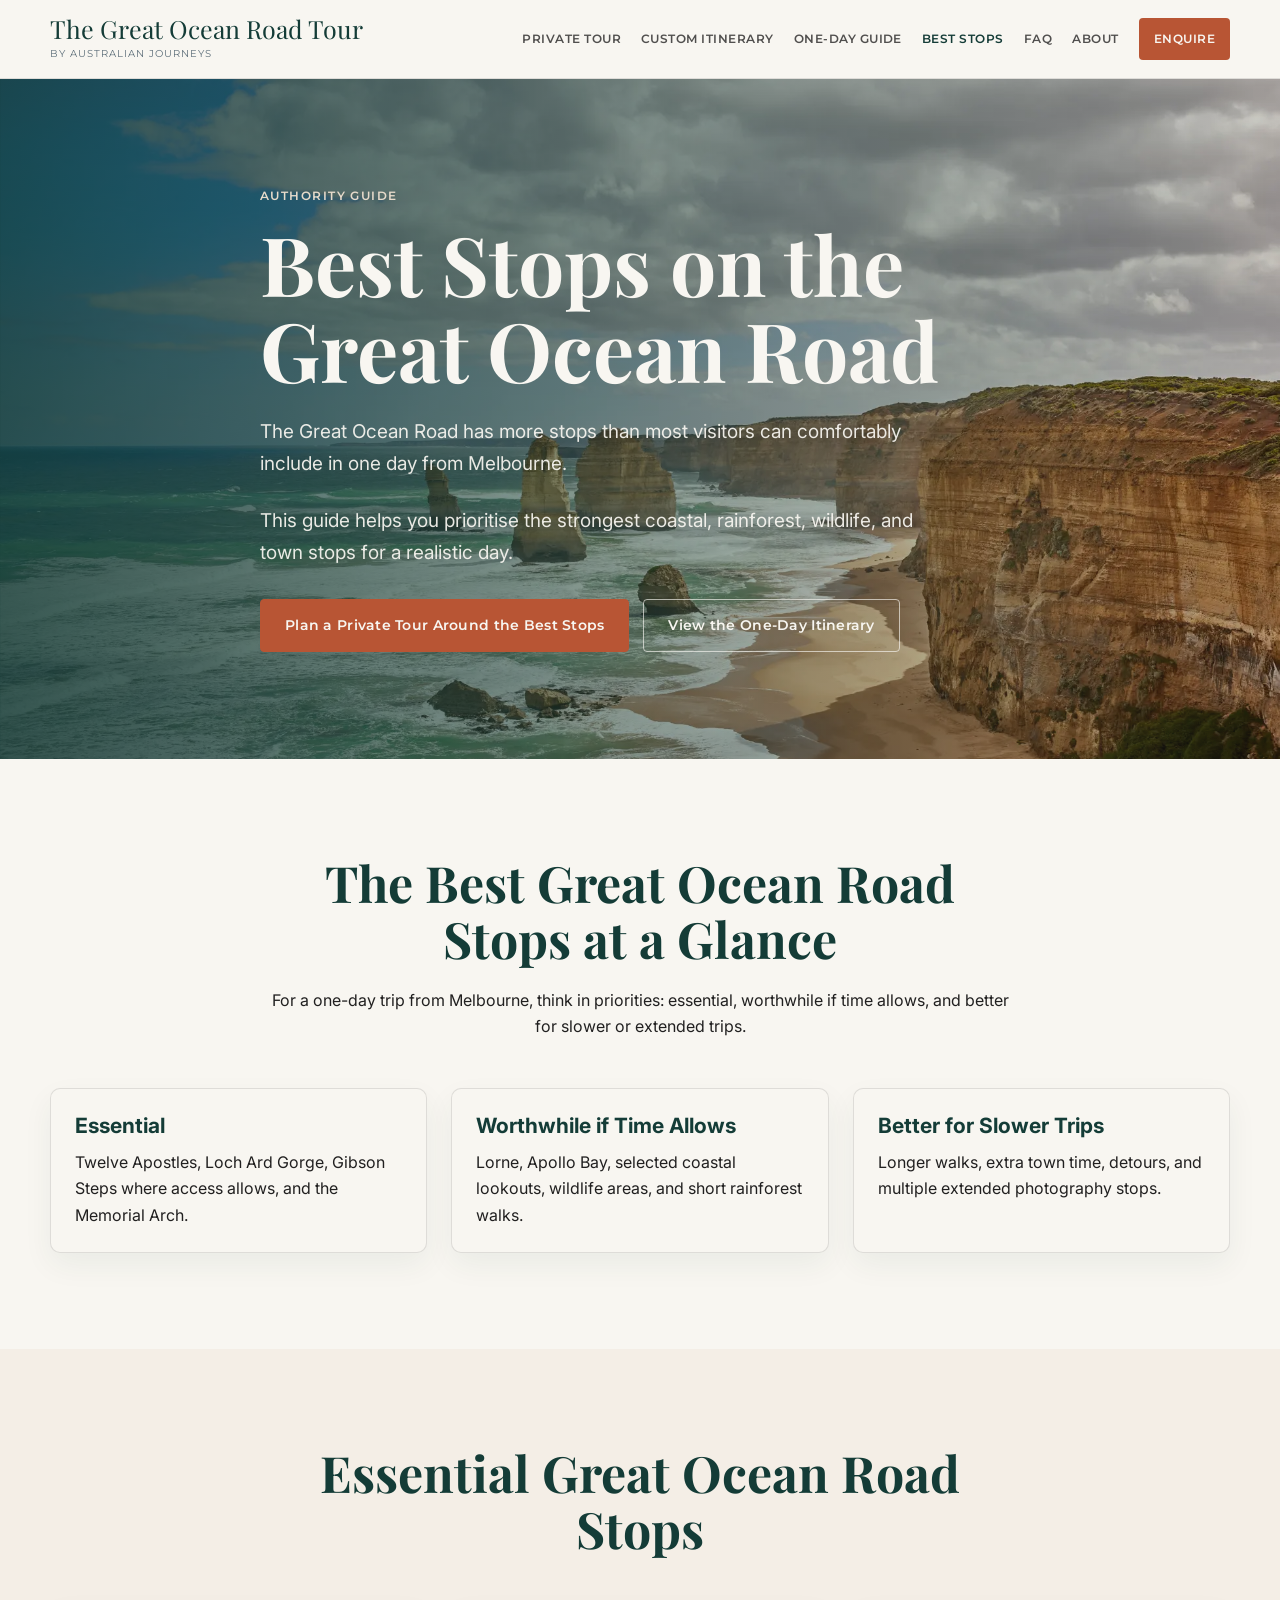
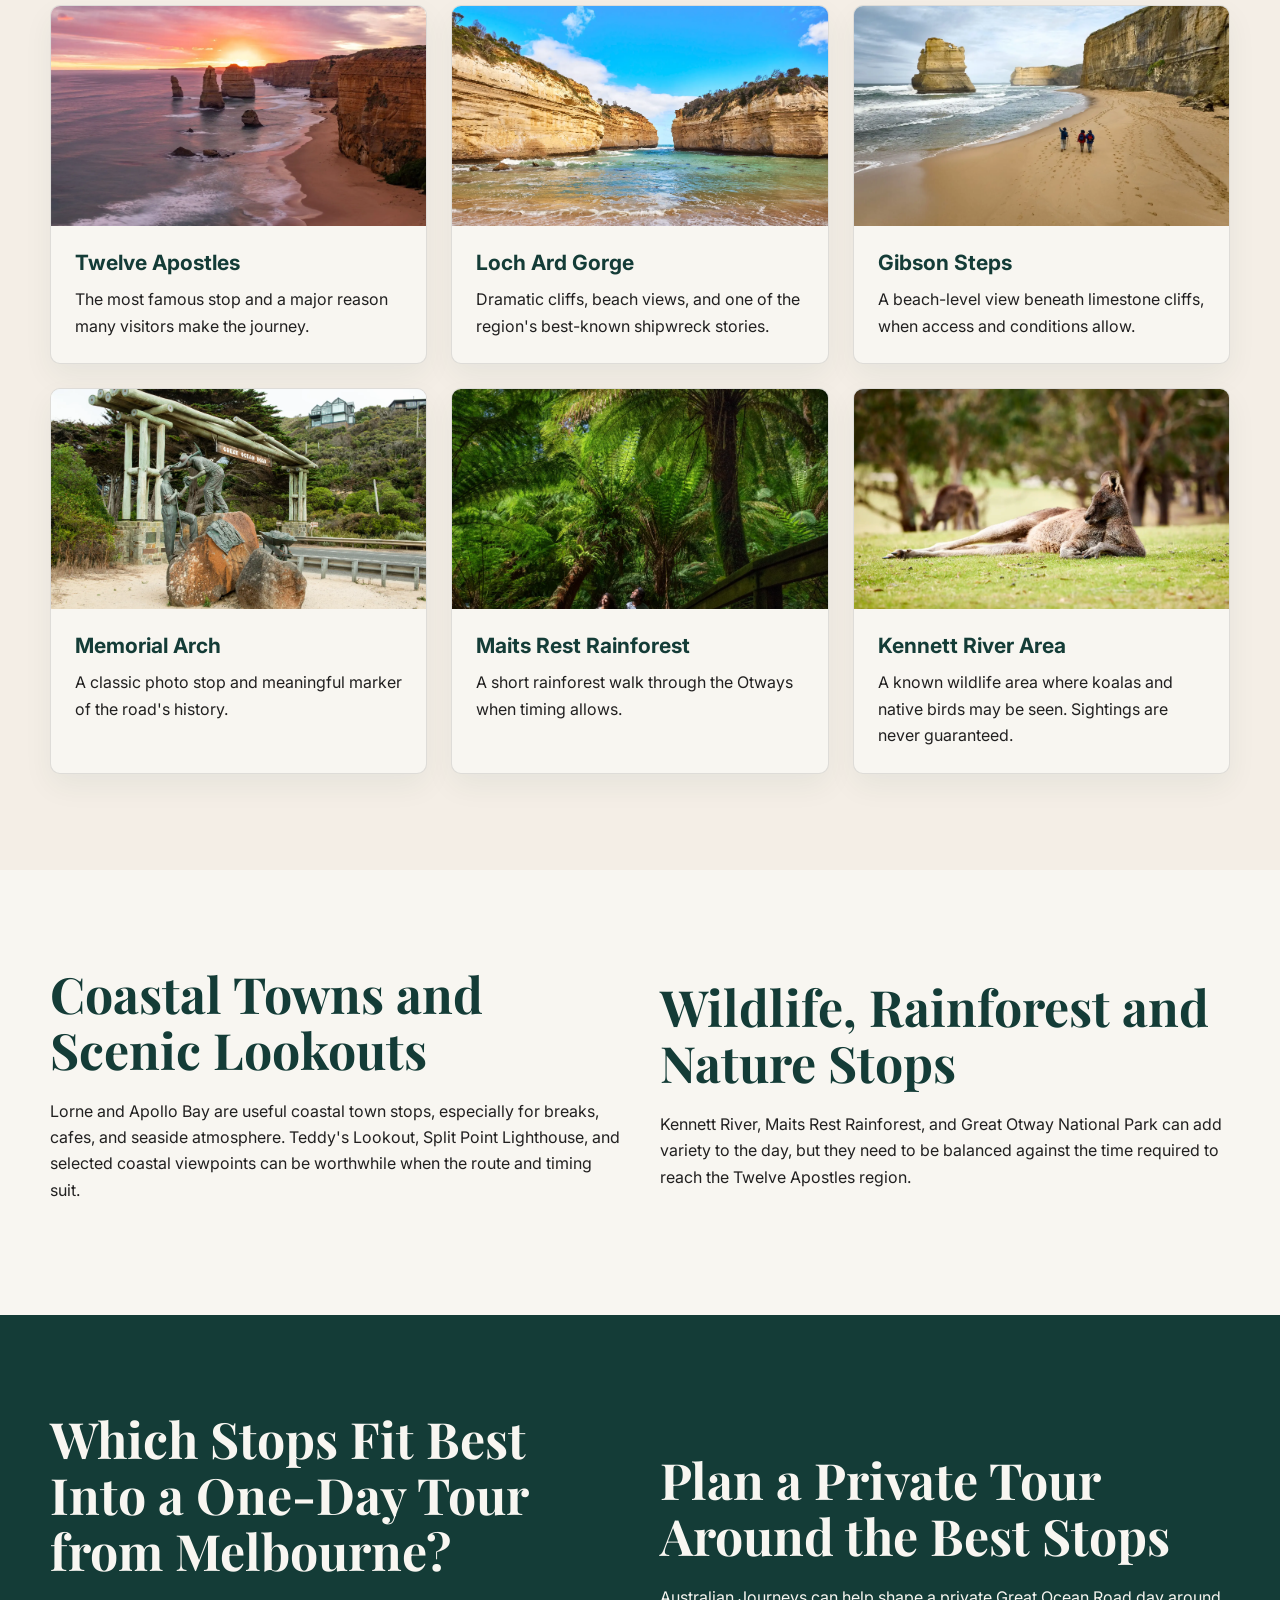
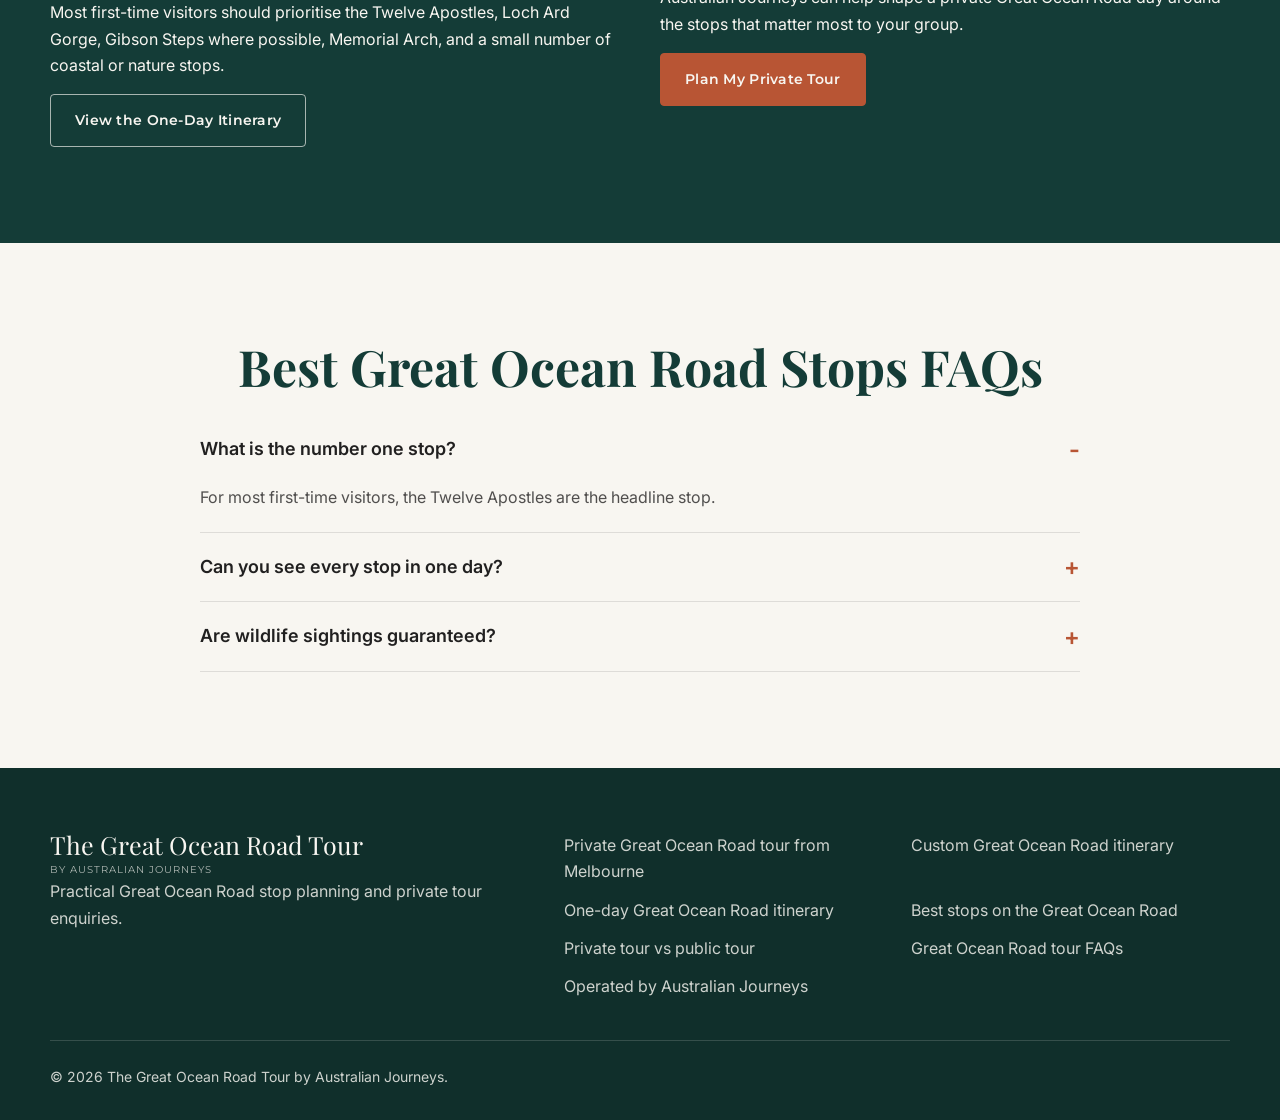
<file: best-stops-on-the-great-ocean-road/index.html>
<!doctype html>
<html lang="en-AU">
<head><meta charset="utf-8"><meta name="viewport" content="width=device-width, initial-scale=1"><title>Best Stops on the Great Ocean Road | Practical Day Trip Guide</title><meta name="description" content="Discover the best stops on the Great Ocean Road, including Twelve Apostles, Loch Ard Gorge, Gibson Steps, Lorne, Apollo Bay, rainforest walks, koala areas, and scenic lookouts."><link rel="stylesheet" href="../assets/css/styles.css"></head>
<body>
<header class="site-header"><div class="header-inner"><a class="brand" href="../"><span class="brand-name">The Great Ocean Road Tour</span><span class="brand-byline">by Australian Journeys</span></a><button class="nav-toggle" type="button" aria-expanded="false" aria-controls="site-nav">Menu</button><nav class="site-nav" id="site-nav"><a href="../private-great-ocean-road-tour-from-melbourne/">Private Tour</a><a href="../custom-great-ocean-road-itinerary/">Custom Itinerary</a><a href="../great-ocean-road-one-day-itinerary-from-melbourne/">One-Day Guide</a><a aria-current="page" href="../best-stops-on-the-great-ocean-road/">Best Stops</a><a href="../great-ocean-road-tour-faq/">FAQ</a><a href="../about/">About</a><a class="nav-cta" href="../private-great-ocean-road-tour-from-melbourne/#enquiry">Enquire</a></nav></div></header>
<main>
<section class="hero"><img src="../assets/images/private-great-ocean-road-tour-twelve-apostles-viewpoint.webp.webp" alt="Twelve Apostles viewpoint"><div class="hero-content"><p class="eyebrow">Authority guide</p><h1>Best Stops on the Great Ocean Road</h1><p class="lead">The Great Ocean Road has more stops than most visitors can comfortably include in one day from Melbourne.</p><p class="lead">This guide helps you prioritise the strongest coastal, rainforest, wildlife, and town stops for a realistic day.</p><div class="button-row"><a class="btn btn-primary" href="../private-great-ocean-road-tour-from-melbourne/">Plan a Private Tour Around the Best Stops</a><a class="btn btn-secondary btn-secondary-light" href="../great-ocean-road-one-day-itinerary-from-melbourne/">View the One-Day Itinerary</a></div></div></section>
<section class="section section-light"><div class="container"><div class="section-intro"><h2>The Best Great Ocean Road Stops at a Glance</h2><p>For a one-day trip from Melbourne, think in priorities: essential, worthwhile if time allows, and better for slower or extended trips.</p></div><div class="grid-3"><article class="card"><div class="card-content"><h3>Essential</h3><p>Twelve Apostles, Loch Ard Gorge, Gibson Steps where access allows, and the Memorial Arch.</p></div></article><article class="card"><div class="card-content"><h3>Worthwhile if Time Allows</h3><p>Lorne, Apollo Bay, selected coastal lookouts, wildlife areas, and short rainforest walks.</p></div></article><article class="card"><div class="card-content"><h3>Better for Slower Trips</h3><p>Longer walks, extra town time, detours, and multiple extended photography stops.</p></div></article></div></div></section>
<section class="section section-sandstone"><div class="container"><div class="section-intro"><h2>Essential Great Ocean Road Stops</h2></div><div class="grid-3"><article class="card"><img src="../assets/images/private-great-ocean-road-tour-twelve-apostles-sunset.webp.webp" alt="Twelve Apostles"><div class="card-content"><h3>Twelve Apostles</h3><p>The most famous stop and a major reason many visitors make the journey.</p></div></article><article class="card"><img src="../assets/images/private-great-ocean-road-tour-loch-ard-gorge-beach.webp.webp" alt="Loch Ard Gorge"><div class="card-content"><h3>Loch Ard Gorge</h3><p>Dramatic cliffs, beach views, and one of the region's best-known shipwreck stories.</p></div></article><article class="card"><img src="../assets/images/private-great-ocean-road-tour-gibson-steps-beach-walk.webp.webp" alt="Gibson Steps"><div class="card-content"><h3>Gibson Steps</h3><p>A beach-level view beneath limestone cliffs, when access and conditions allow.</p></div></article><article class="card"><img src="../assets/images/private-great-ocean-road-tour-memorial-arch-eastern-view.webp.webp" alt="Memorial Arch"><div class="card-content"><h3>Memorial Arch</h3><p>A classic photo stop and meaningful marker of the road's history.</p></div></article><article class="card"><img src="../assets/images/private-great-ocean-road-tour-otways-rainforest-walk.webp.webp" alt="Maits Rest rainforest"><div class="card-content"><h3>Maits Rest Rainforest</h3><p>A short rainforest walk through the Otways when timing allows.</p></div></article><article class="card"><img src="../assets/images/private-great-ocean-road-tour-kangaroo-wildlife-spotting.webp.webp" alt="Wildlife spotting"><div class="card-content"><h3>Kennett River Area</h3><p>A known wildlife area where koalas and native birds may be seen. Sightings are never guaranteed.</p></div></article></div></div></section>
<section class="section section-light"><div class="container grid-2"><div><h2>Coastal Towns and Scenic Lookouts</h2><p>Lorne and Apollo Bay are useful coastal town stops, especially for breaks, cafes, and seaside atmosphere. Teddy's Lookout, Split Point Lighthouse, and selected coastal viewpoints can be worthwhile when the route and timing suit.</p></div><div><h2>Wildlife, Rainforest and Nature Stops</h2><p>Kennett River, Maits Rest Rainforest, and Great Otway National Park can add variety to the day, but they need to be balanced against the time required to reach the Twelve Apostles region.</p></div></div></section>
<section class="section section-green"><div class="container grid-2"><div><h2>Which Stops Fit Best Into a One-Day Tour from Melbourne?</h2><p>Most first-time visitors should prioritise the Twelve Apostles, Loch Ard Gorge, Gibson Steps where possible, Memorial Arch, and a small number of coastal or nature stops.</p><a class="btn btn-secondary btn-secondary-light" href="../great-ocean-road-one-day-itinerary-from-melbourne/">View the One-Day Itinerary</a></div><div><h2>Plan a Private Tour Around the Best Stops</h2><p>Australian Journeys can help shape a private Great Ocean Road day around the stops that matter most to your group.</p><a class="btn btn-primary" href="../private-great-ocean-road-tour-from-melbourne/">Plan My Private Tour</a></div></div></section>
<section class="section section-light"><div class="container faq-list"><h2 class="center">Best Great Ocean Road Stops FAQs</h2><div class="faq-item" open><button class="faq-question" type="button" aria-expanded="true">What is the number one stop?</button><div class="faq-answer">For most first-time visitors, the Twelve Apostles are the headline stop.</div></div><div class="faq-item"><button class="faq-question" type="button" aria-expanded="false">Can you see every stop in one day?</button><div class="faq-answer">No. The route has too many worthwhile stops to include everything comfortably in one day from Melbourne.</div></div><div class="faq-item"><button class="faq-question" type="button" aria-expanded="false">Are wildlife sightings guaranteed?</button><div class="faq-answer">No. Wildlife areas can be included where practical, but sightings are never guaranteed.</div></div></div></section>
</main>
<footer class="site-footer"><div class="footer-grid"><div><a class="brand" href="../"><span class="brand-name">The Great Ocean Road Tour</span><span class="brand-byline">by Australian Journeys</span></a><p>Practical Great Ocean Road stop planning and private tour enquiries.</p></div><nav class="footer-links"><a href="../private-great-ocean-road-tour-from-melbourne/">Private Great Ocean Road tour from Melbourne</a><a href="../custom-great-ocean-road-itinerary/">Custom Great Ocean Road itinerary</a><a href="../great-ocean-road-one-day-itinerary-from-melbourne/">One-day Great Ocean Road itinerary</a><a href="../best-stops-on-the-great-ocean-road/">Best stops on the Great Ocean Road</a><a href="../private-tour-vs-public-tour-great-ocean-road/">Private tour vs public tour</a><a href="../great-ocean-road-tour-faq/">Great Ocean Road tour FAQs</a><a href="../about/">Operated by Australian Journeys</a></nav></div><div class="footer-bottom">© 2026 The Great Ocean Road Tour by Australian Journeys.</div></footer><script src="../assets/js/main.js"></script>
</body></html>
</file>
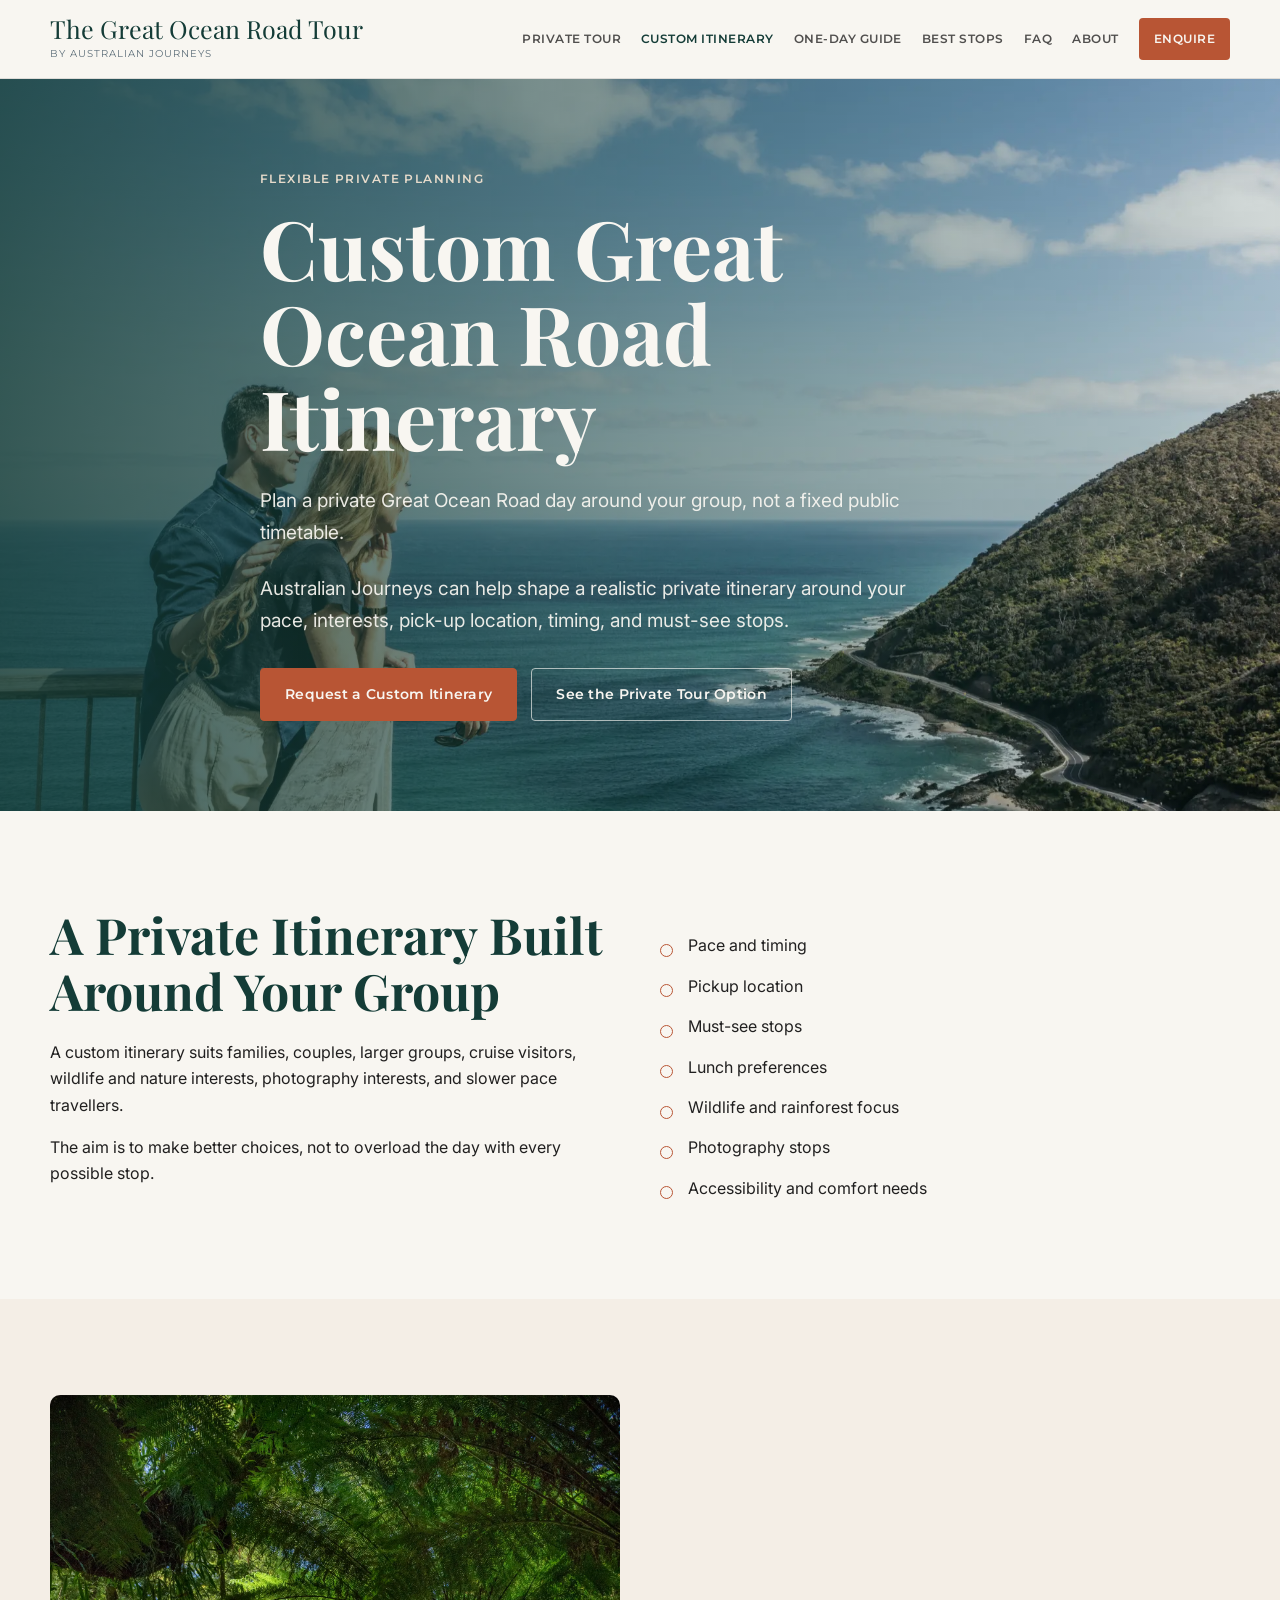
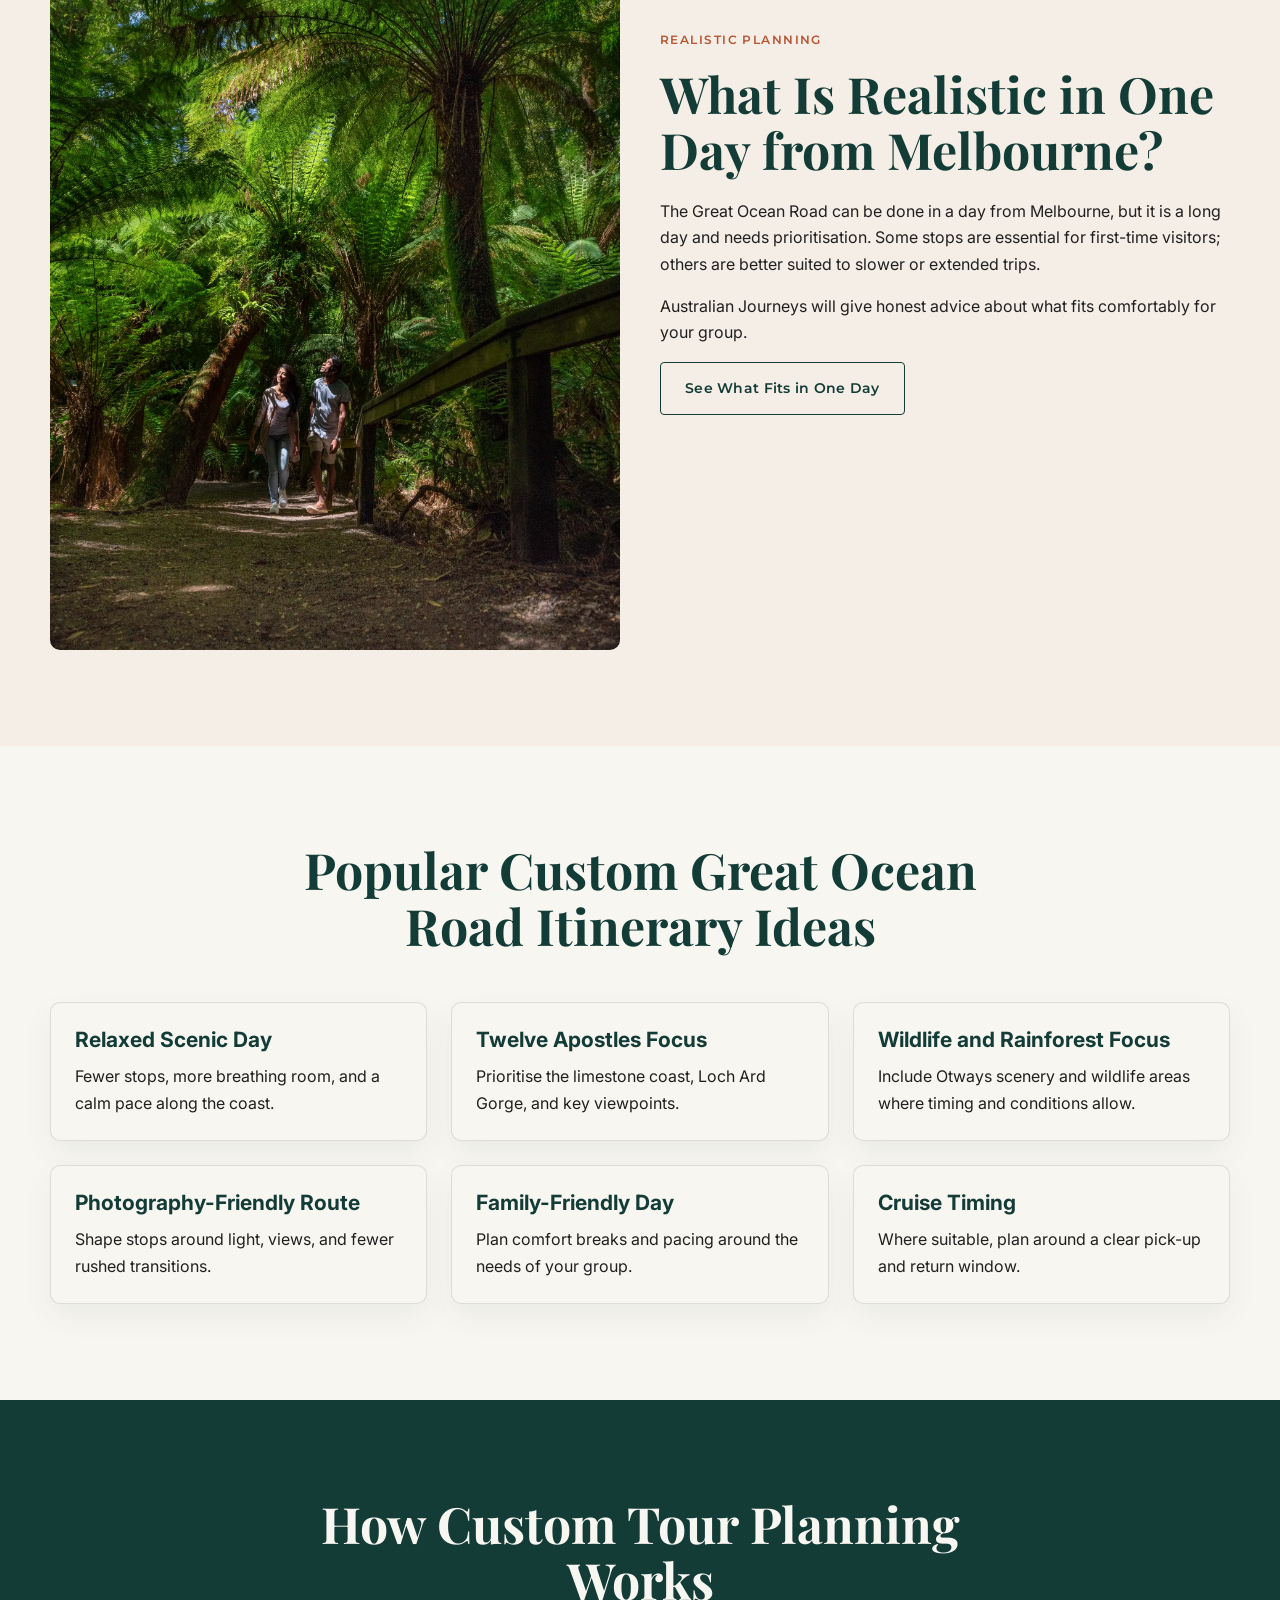
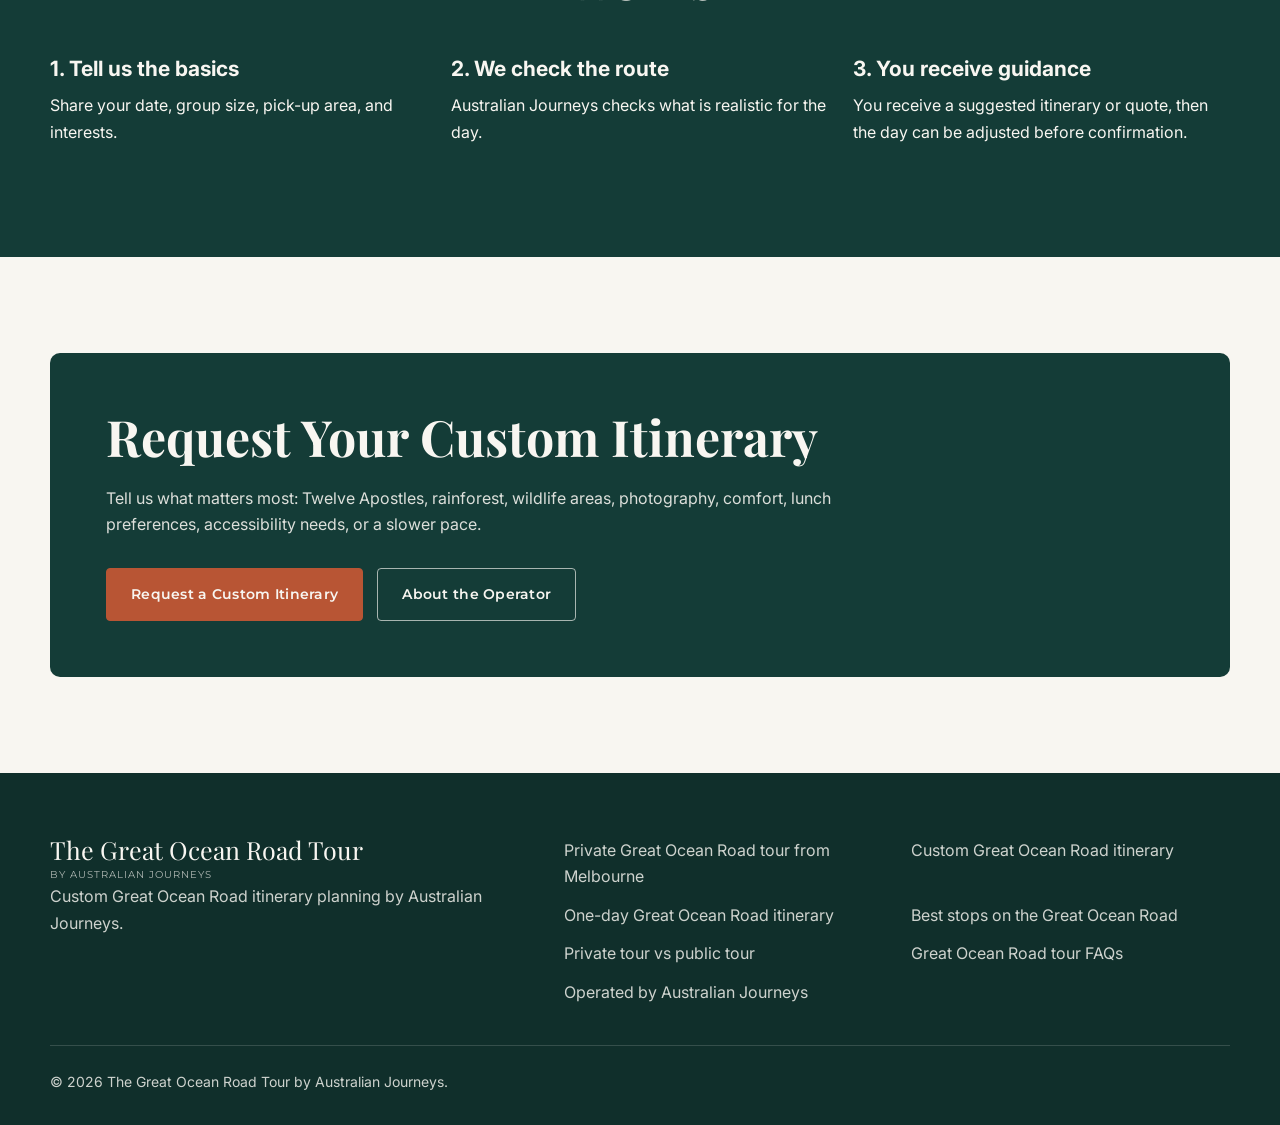
<file: custom-great-ocean-road-itinerary/index.html>
<!doctype html>
<html lang="en-AU">
<head><meta charset="utf-8"><meta name="viewport" content="width=device-width, initial-scale=1"><title>Custom Great Ocean Road Itinerary | Private Tours from Melbourne</title><meta name="description" content="Request a custom Great Ocean Road itinerary for a private day tour from Melbourne, planned around your group, pace, interests, timing, and must-see stops."><link rel="stylesheet" href="../assets/css/styles.css"></head>
<body>
<header class="site-header"><div class="header-inner"><a class="brand" href="../"><span class="brand-name">The Great Ocean Road Tour</span><span class="brand-byline">by Australian Journeys</span></a><button class="nav-toggle" type="button" aria-expanded="false" aria-controls="site-nav">Menu</button><nav class="site-nav" id="site-nav"><a href="../private-great-ocean-road-tour-from-melbourne/">Private Tour</a><a aria-current="page" href="../custom-great-ocean-road-itinerary/">Custom Itinerary</a><a href="../great-ocean-road-one-day-itinerary-from-melbourne/">One-Day Guide</a><a href="../best-stops-on-the-great-ocean-road/">Best Stops</a><a href="../great-ocean-road-tour-faq/">FAQ</a><a href="../about/">About</a><a class="nav-cta" href="#enquiry">Enquire</a></nav></div></header>
<main>
<section class="hero"><img src="../assets/images/private-great-ocean-road-tour-great-ocean-road-coastal-lookout.webp.webp" alt="Great Ocean Road coastal lookout"><div class="hero-content"><p class="eyebrow">Flexible private planning</p><h1>Custom Great Ocean Road Itinerary</h1><p class="lead">Plan a private Great Ocean Road day around your group, not a fixed public timetable.</p><p class="lead">Australian Journeys can help shape a realistic private itinerary around your pace, interests, pick-up location, timing, and must-see stops.</p><div class="button-row"><a class="btn btn-primary" href="#enquiry">Request a Custom Itinerary</a><a class="btn btn-secondary btn-secondary-light" href="../private-great-ocean-road-tour-from-melbourne/">See the Private Tour Option</a></div></div></section>
<section class="section section-light"><div class="container grid-2"><div><h2>A Private Itinerary Built Around Your Group</h2><p>A custom itinerary suits families, couples, larger groups, cruise visitors, wildlife and nature interests, photography interests, and slower pace travellers.</p><p>The aim is to make better choices, not to overload the day with every possible stop.</p></div><ul class="benefit-list"><li>Pace and timing</li><li>Pickup location</li><li>Must-see stops</li><li>Lunch preferences</li><li>Wildlife and rainforest focus</li><li>Photography stops</li><li>Accessibility and comfort needs</li></ul></div></section>
<section class="section section-sandstone"><div class="container grid-2"><div class="feature-image"><img src="../assets/images/private-great-ocean-road-tour-otways-rainforest-walk.webp.webp" alt="Otways rainforest walk"></div><div><p class="section-label section-label-accent">Realistic planning</p><h2>What Is Realistic in One Day from Melbourne?</h2><p>The Great Ocean Road can be done in a day from Melbourne, but it is a long day and needs prioritisation. Some stops are essential for first-time visitors; others are better suited to slower or extended trips.</p><p>Australian Journeys will give honest advice about what fits comfortably for your group.</p><a class="btn btn-secondary" href="../great-ocean-road-one-day-itinerary-from-melbourne/">See What Fits in One Day</a></div></div></section>
<section class="section section-light"><div class="container"><div class="section-intro"><h2>Popular Custom Great Ocean Road Itinerary Ideas</h2></div><div class="grid-3"><article class="card"><div class="card-content"><h3>Relaxed Scenic Day</h3><p>Fewer stops, more breathing room, and a calm pace along the coast.</p></div></article><article class="card"><div class="card-content"><h3>Twelve Apostles Focus</h3><p>Prioritise the limestone coast, Loch Ard Gorge, and key viewpoints.</p></div></article><article class="card"><div class="card-content"><h3>Wildlife and Rainforest Focus</h3><p>Include Otways scenery and wildlife areas where timing and conditions allow.</p></div></article><article class="card"><div class="card-content"><h3>Photography-Friendly Route</h3><p>Shape stops around light, views, and fewer rushed transitions.</p></div></article><article class="card"><div class="card-content"><h3>Family-Friendly Day</h3><p>Plan comfort breaks and pacing around the needs of your group.</p></div></article><article class="card"><div class="card-content"><h3>Cruise Timing</h3><p>Where suitable, plan around a clear pick-up and return window.</p></div></article></div></div></section>
<section class="section section-green"><div class="container"><div class="section-intro"><h2>How Custom Tour Planning Works</h2></div><div class="grid-3"><article><h3>1. Tell us the basics</h3><p>Share your date, group size, pick-up area, and interests.</p></article><article><h3>2. We check the route</h3><p>Australian Journeys checks what is realistic for the day.</p></article><article><h3>3. You receive guidance</h3><p>You receive a suggested itinerary or quote, then the day can be adjusted before confirmation.</p></article></div></div></section>
<section class="section section-light" id="enquiry"><div class="container cta-panel"><h2>Request Your Custom Itinerary</h2><p>Tell us what matters most: Twelve Apostles, rainforest, wildlife areas, photography, comfort, lunch preferences, accessibility needs, or a slower pace.</p><div class="button-row"><a class="btn btn-primary" href="mailto:info@australianjourneys.com.au?subject=Custom Great Ocean Road itinerary enquiry">Request a Custom Itinerary</a><a class="btn btn-secondary btn-secondary-light" href="../about/">About the Operator</a></div></div></section>
</main>
<footer class="site-footer"><div class="footer-grid"><div><a class="brand" href="../"><span class="brand-name">The Great Ocean Road Tour</span><span class="brand-byline">by Australian Journeys</span></a><p>Custom Great Ocean Road itinerary planning by Australian Journeys.</p></div><nav class="footer-links"><a href="../private-great-ocean-road-tour-from-melbourne/">Private Great Ocean Road tour from Melbourne</a><a href="../custom-great-ocean-road-itinerary/">Custom Great Ocean Road itinerary</a><a href="../great-ocean-road-one-day-itinerary-from-melbourne/">One-day Great Ocean Road itinerary</a><a href="../best-stops-on-the-great-ocean-road/">Best stops on the Great Ocean Road</a><a href="../private-tour-vs-public-tour-great-ocean-road/">Private tour vs public tour</a><a href="../great-ocean-road-tour-faq/">Great Ocean Road tour FAQs</a><a href="../about/">Operated by Australian Journeys</a></nav></div><div class="footer-bottom">© 2026 The Great Ocean Road Tour by Australian Journeys.</div></footer><script src="../assets/js/main.js"></script>
</body></html>
</file>
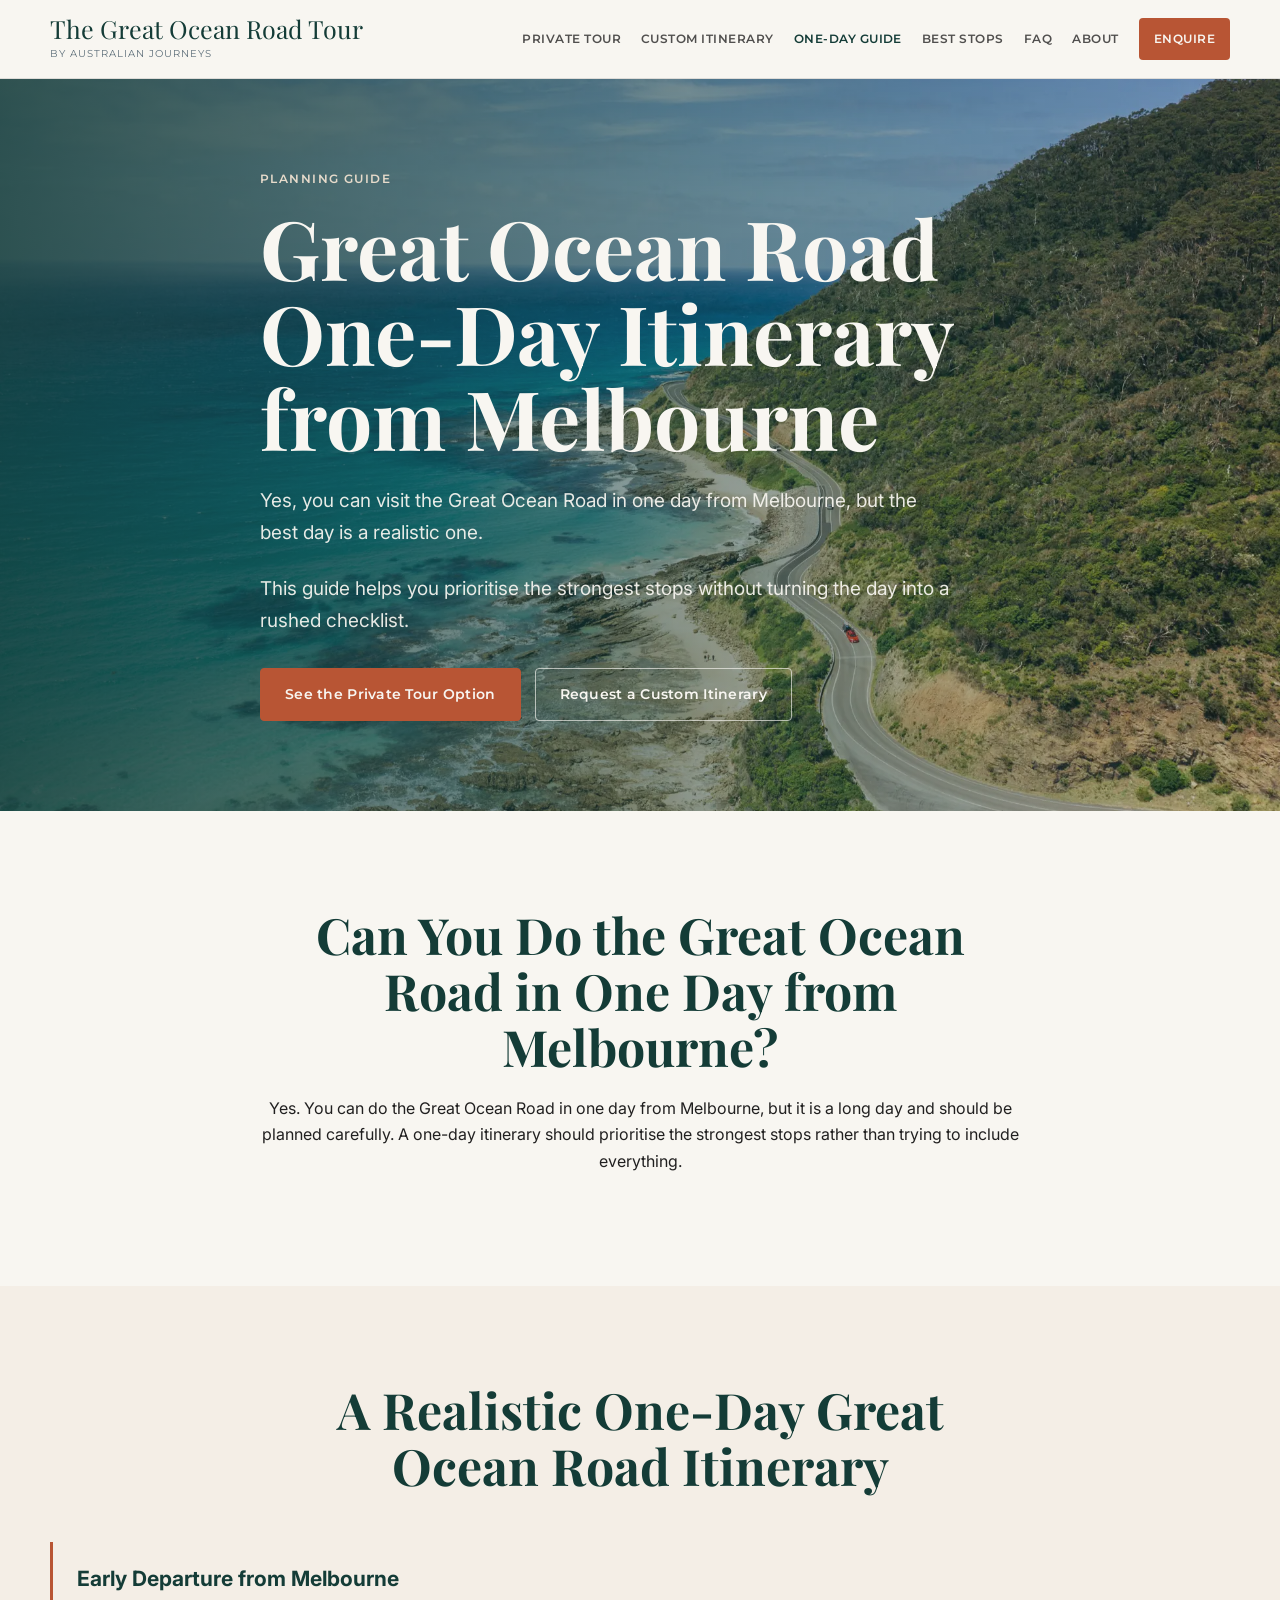
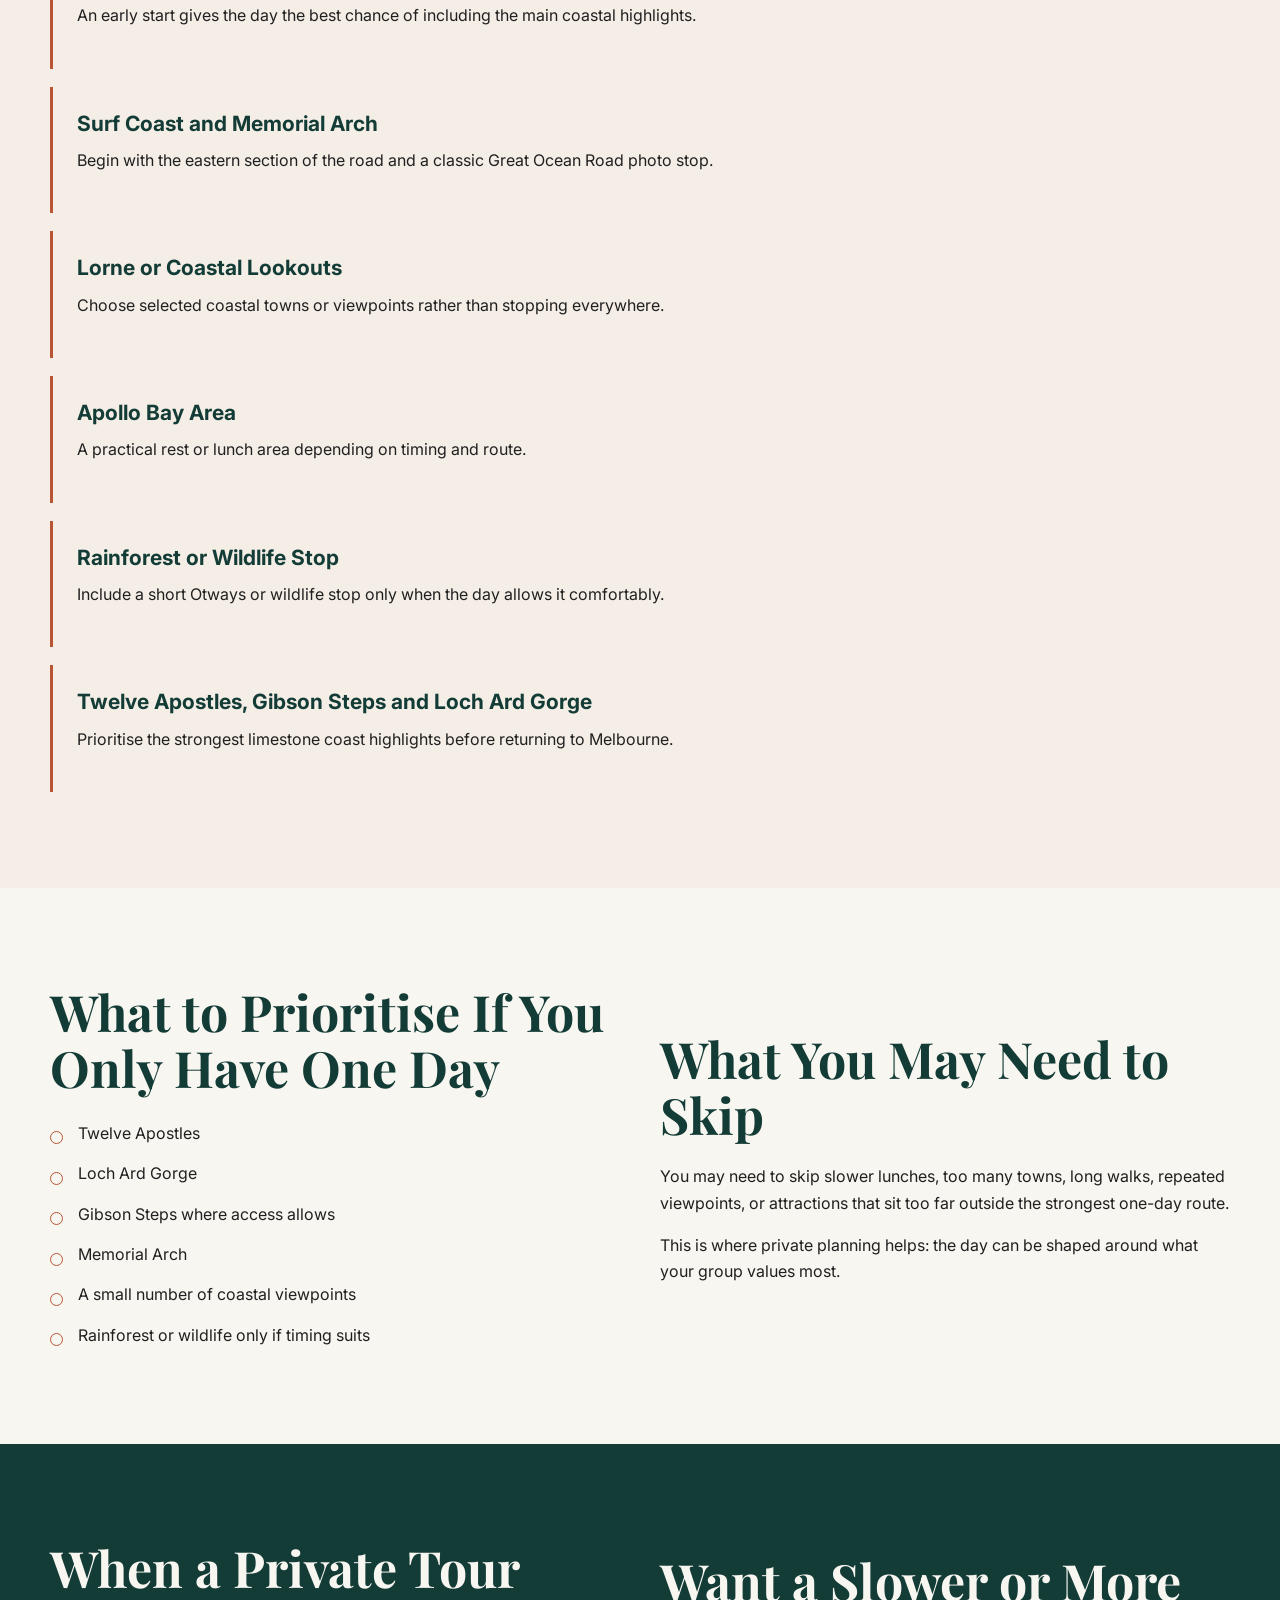
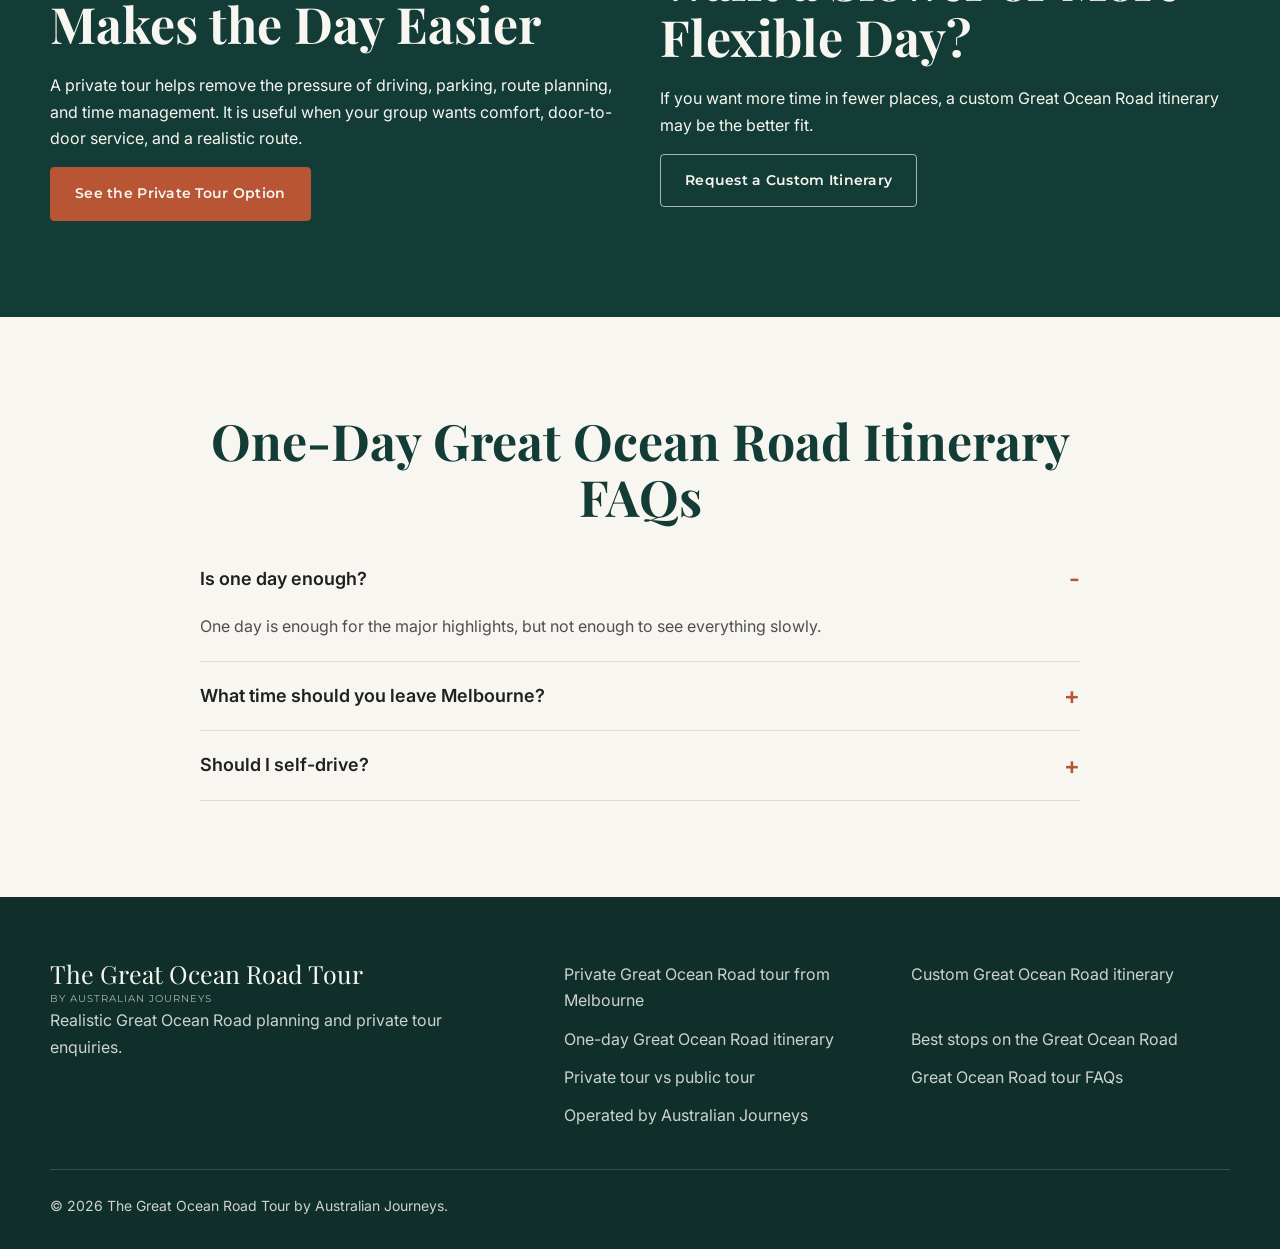
<file: great-ocean-road-one-day-itinerary-from-melbourne/index.html>
<!doctype html>
<html lang="en-AU">
<head><meta charset="utf-8"><meta name="viewport" content="width=device-width, initial-scale=1"><title>Great Ocean Road One-Day Itinerary from Melbourne</title><meta name="description" content="Plan a realistic Great Ocean Road one-day itinerary from Melbourne, including the Twelve Apostles, Loch Ard Gorge, coastal towns, rainforest options, and timing advice."><link rel="stylesheet" href="../assets/css/styles.css"></head>
<body>
<header class="site-header"><div class="header-inner"><a class="brand" href="../"><span class="brand-name">The Great Ocean Road Tour</span><span class="brand-byline">by Australian Journeys</span></a><button class="nav-toggle" type="button" aria-expanded="false" aria-controls="site-nav">Menu</button><nav class="site-nav" id="site-nav"><a href="../private-great-ocean-road-tour-from-melbourne/">Private Tour</a><a href="../custom-great-ocean-road-itinerary/">Custom Itinerary</a><a aria-current="page" href="../great-ocean-road-one-day-itinerary-from-melbourne/">One-Day Guide</a><a href="../best-stops-on-the-great-ocean-road/">Best Stops</a><a href="../great-ocean-road-tour-faq/">FAQ</a><a href="../about/">About</a><a class="nav-cta" href="../private-great-ocean-road-tour-from-melbourne/#enquiry">Enquire</a></nav></div></header>
<main>
<section class="hero"><img src="../assets/images/private-great-ocean-road-tour-winding-coastal-drive.webp.webp" alt="Great Ocean Road winding coastal drive"><div class="hero-content"><p class="eyebrow">Planning guide</p><h1>Great Ocean Road One-Day Itinerary from Melbourne</h1><p class="lead">Yes, you can visit the Great Ocean Road in one day from Melbourne, but the best day is a realistic one.</p><p class="lead">This guide helps you prioritise the strongest stops without turning the day into a rushed checklist.</p><div class="button-row"><a class="btn btn-primary" href="../private-great-ocean-road-tour-from-melbourne/">See the Private Tour Option</a><a class="btn btn-secondary btn-secondary-light" href="../custom-great-ocean-road-itinerary/">Request a Custom Itinerary</a></div></div></section>
<section class="section section-light"><div class="container reading center"><h2>Can You Do the Great Ocean Road in One Day from Melbourne?</h2><p>Yes. You can do the Great Ocean Road in one day from Melbourne, but it is a long day and should be planned carefully. A one-day itinerary should prioritise the strongest stops rather than trying to include everything.</p></div></section>
<section class="section section-sandstone"><div class="container"><div class="section-intro"><h2>A Realistic One-Day Great Ocean Road Itinerary</h2></div><div class="timeline"><article class="timeline-item"><h3>Early Departure from Melbourne</h3><p>An early start gives the day the best chance of including the main coastal highlights.</p></article><article class="timeline-item"><h3>Surf Coast and Memorial Arch</h3><p>Begin with the eastern section of the road and a classic Great Ocean Road photo stop.</p></article><article class="timeline-item"><h3>Lorne or Coastal Lookouts</h3><p>Choose selected coastal towns or viewpoints rather than stopping everywhere.</p></article><article class="timeline-item"><h3>Apollo Bay Area</h3><p>A practical rest or lunch area depending on timing and route.</p></article><article class="timeline-item"><h3>Rainforest or Wildlife Stop</h3><p>Include a short Otways or wildlife stop only when the day allows it comfortably.</p></article><article class="timeline-item"><h3>Twelve Apostles, Gibson Steps and Loch Ard Gorge</h3><p>Prioritise the strongest limestone coast highlights before returning to Melbourne.</p></article></div></div></section>
<section class="section section-light"><div class="container grid-2"><div><h2>What to Prioritise If You Only Have One Day</h2><ul class="benefit-list"><li>Twelve Apostles</li><li>Loch Ard Gorge</li><li>Gibson Steps where access allows</li><li>Memorial Arch</li><li>A small number of coastal viewpoints</li><li>Rainforest or wildlife only if timing suits</li></ul></div><div><h2>What You May Need to Skip</h2><p>You may need to skip slower lunches, too many towns, long walks, repeated viewpoints, or attractions that sit too far outside the strongest one-day route.</p><p>This is where private planning helps: the day can be shaped around what your group values most.</p></div></div></section>
<section class="section section-green"><div class="container grid-2"><div><h2>When a Private Tour Makes the Day Easier</h2><p>A private tour helps remove the pressure of driving, parking, route planning, and time management. It is useful when your group wants comfort, door-to-door service, and a realistic route.</p><a class="btn btn-primary" href="../private-great-ocean-road-tour-from-melbourne/">See the Private Tour Option</a></div><div><h2>Want a Slower or More Flexible Day?</h2><p>If you want more time in fewer places, a custom Great Ocean Road itinerary may be the better fit.</p><a class="btn btn-secondary btn-secondary-light" href="../custom-great-ocean-road-itinerary/">Request a Custom Itinerary</a></div></div></section>
<section class="section section-light"><div class="container faq-list"><h2 class="center">One-Day Great Ocean Road Itinerary FAQs</h2><div class="faq-item" open><button class="faq-question" type="button" aria-expanded="true">Is one day enough?</button><div class="faq-answer">One day is enough for the major highlights, but not enough to see everything slowly.</div></div><div class="faq-item"><button class="faq-question" type="button" aria-expanded="false">What time should you leave Melbourne?</button><div class="faq-answer">An early start is usually best if you want to include the Twelve Apostles region in one day.</div></div><div class="faq-item"><button class="faq-question" type="button" aria-expanded="false">Should I self-drive?</button><div class="faq-answer">Self-driving can suit confident drivers, but the one-day return trip is long and tiring.</div></div></div></section>
</main>
<footer class="site-footer"><div class="footer-grid"><div><a class="brand" href="../"><span class="brand-name">The Great Ocean Road Tour</span><span class="brand-byline">by Australian Journeys</span></a><p>Realistic Great Ocean Road planning and private tour enquiries.</p></div><nav class="footer-links"><a href="../private-great-ocean-road-tour-from-melbourne/">Private Great Ocean Road tour from Melbourne</a><a href="../custom-great-ocean-road-itinerary/">Custom Great Ocean Road itinerary</a><a href="../great-ocean-road-one-day-itinerary-from-melbourne/">One-day Great Ocean Road itinerary</a><a href="../best-stops-on-the-great-ocean-road/">Best stops on the Great Ocean Road</a><a href="../private-tour-vs-public-tour-great-ocean-road/">Private tour vs public tour</a><a href="../great-ocean-road-tour-faq/">Great Ocean Road tour FAQs</a><a href="../about/">Operated by Australian Journeys</a></nav></div><div class="footer-bottom">© 2026 The Great Ocean Road Tour by Australian Journeys.</div></footer><script src="../assets/js/main.js"></script>
</body></html>
</file>
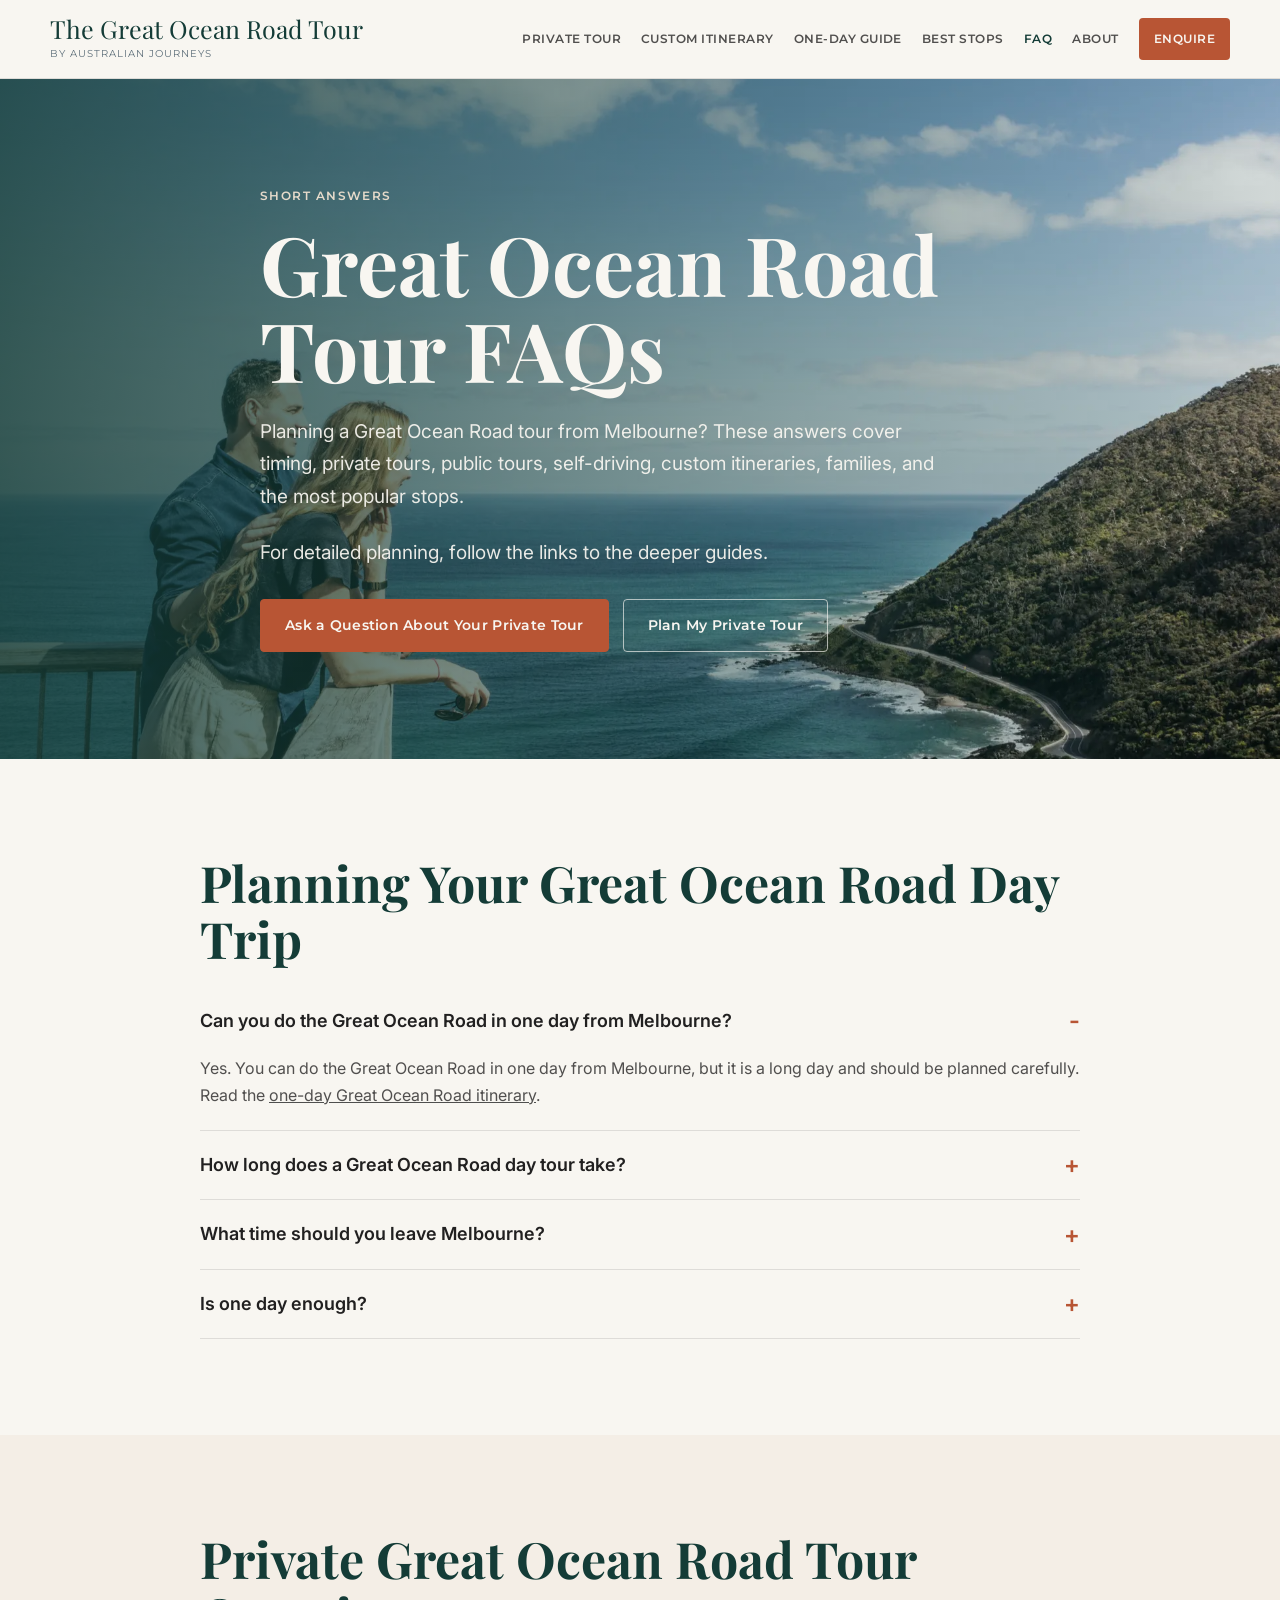
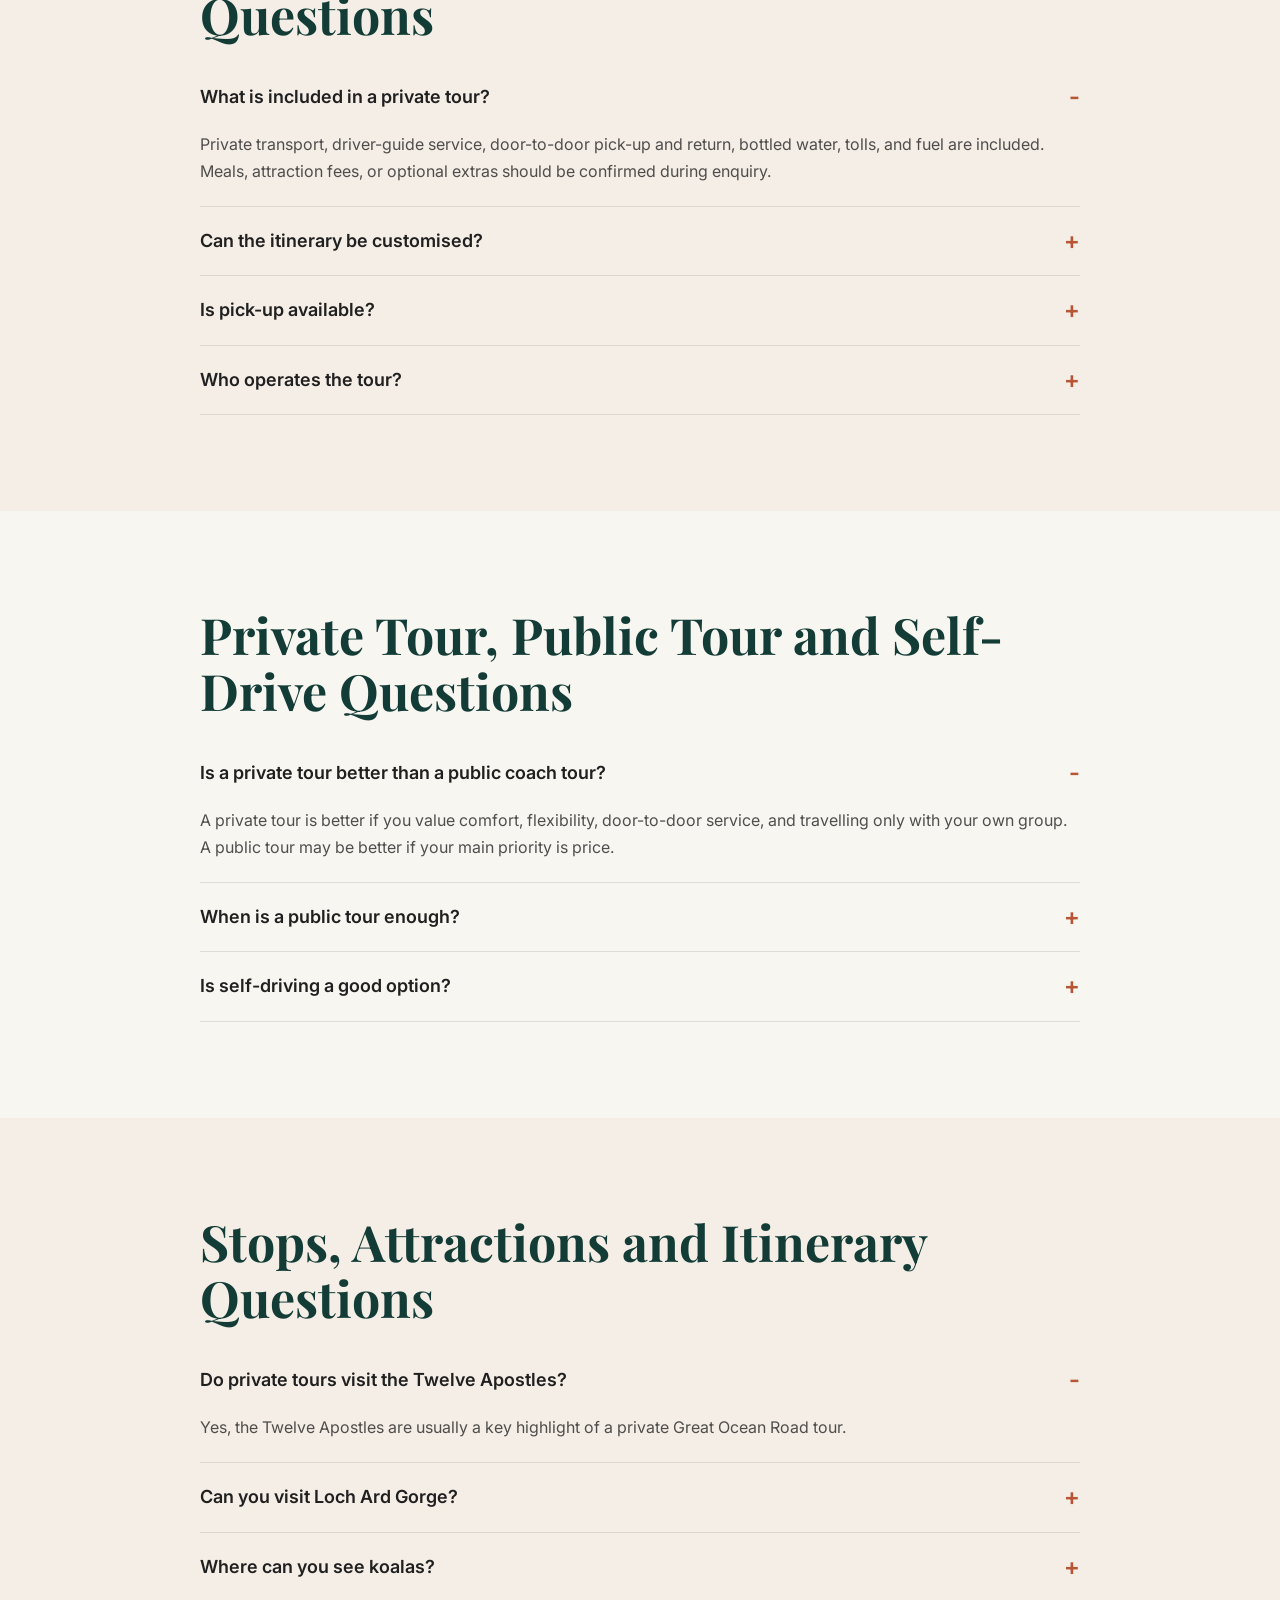
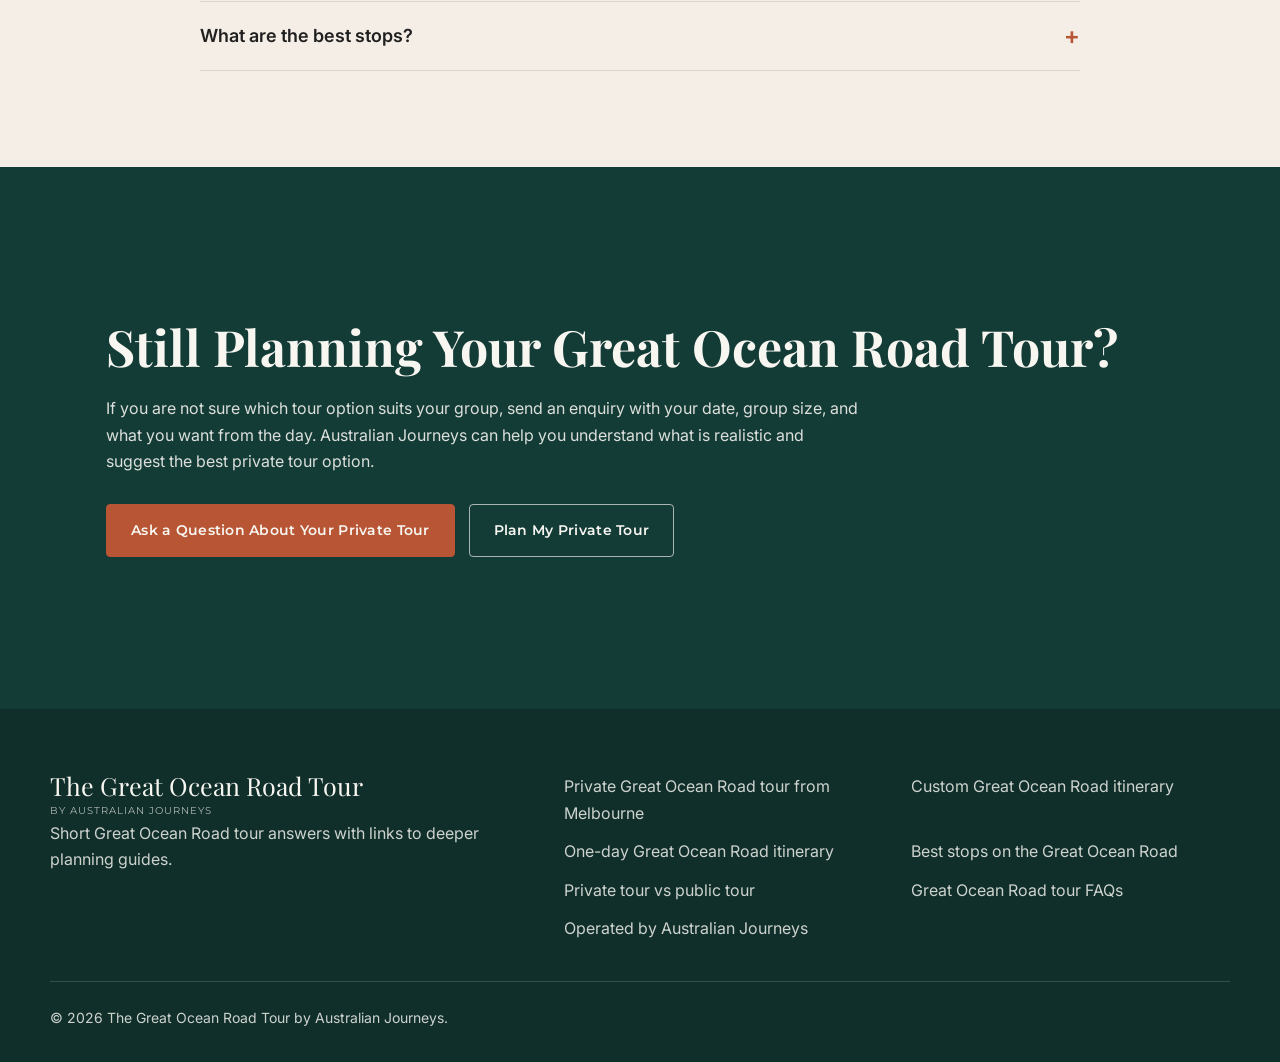
<file: great-ocean-road-tour-faq/index.html>
<!doctype html>
<html lang="en-AU">
<head><meta charset="utf-8"><meta name="viewport" content="width=device-width, initial-scale=1"><title>Great Ocean Road Tour FAQs | Private Tours from Melbourne</title><meta name="description" content="Answers to common Great Ocean Road tour questions, including timing, private tours, public tours, self-driving, Twelve Apostles, custom itineraries, families, and what to expect."><link rel="stylesheet" href="../assets/css/styles.css"></head>
<body>
<header class="site-header"><div class="header-inner"><a class="brand" href="../"><span class="brand-name">The Great Ocean Road Tour</span><span class="brand-byline">by Australian Journeys</span></a><button class="nav-toggle" type="button" aria-expanded="false" aria-controls="site-nav">Menu</button><nav class="site-nav" id="site-nav"><a href="../private-great-ocean-road-tour-from-melbourne/">Private Tour</a><a href="../custom-great-ocean-road-itinerary/">Custom Itinerary</a><a href="../great-ocean-road-one-day-itinerary-from-melbourne/">One-Day Guide</a><a href="../best-stops-on-the-great-ocean-road/">Best Stops</a><a aria-current="page" href="../great-ocean-road-tour-faq/">FAQ</a><a href="../about/">About</a><a class="nav-cta" href="../private-great-ocean-road-tour-from-melbourne/#enquiry">Enquire</a></nav></div></header>
<main>
<section class="hero"><img src="../assets/images/private-great-ocean-road-tour-great-ocean-road-coastal-lookout.webp.webp" alt="Calm Great Ocean Road coastal lookout"><div class="hero-content"><p class="eyebrow">Short answers</p><h1>Great Ocean Road Tour FAQs</h1><p class="lead">Planning a Great Ocean Road tour from Melbourne? These answers cover timing, private tours, public tours, self-driving, custom itineraries, families, and the most popular stops.</p><p class="lead">For detailed planning, follow the links to the deeper guides.</p><div class="button-row"><a class="btn btn-primary" href="../private-great-ocean-road-tour-from-melbourne/#enquiry">Ask a Question About Your Private Tour</a><a class="btn btn-secondary btn-secondary-light" href="../private-great-ocean-road-tour-from-melbourne/">Plan My Private Tour</a></div></div></section>
<section class="section section-light"><div class="container faq-list"><h2>Planning Your Great Ocean Road Day Trip</h2><div class="faq-item" open><button class="faq-question" type="button" aria-expanded="true">Can you do the Great Ocean Road in one day from Melbourne?</button><div class="faq-answer">Yes. You can do the Great Ocean Road in one day from Melbourne, but it is a long day and should be planned carefully. Read the <a href="../great-ocean-road-one-day-itinerary-from-melbourne/">one-day Great Ocean Road itinerary</a>.</div></div><div class="faq-item"><button class="faq-question" type="button" aria-expanded="false">How long does a Great Ocean Road day tour take?</button><div class="faq-answer">A full-day tour from Melbourne is usually planned around a long touring day, often up to 12 hours depending on route, season, stops, traffic, and pick-up location.</div></div><div class="faq-item"><button class="faq-question" type="button" aria-expanded="false">What time should you leave Melbourne?</button><div class="faq-answer">An early start is usually best if you want to include the main coastal highlights and the Twelve Apostles region in one day.</div></div><div class="faq-item"><button class="faq-question" type="button" aria-expanded="false">Is one day enough?</button><div class="faq-answer">One day is enough for the major highlights, but not enough to see everything slowly.</div></div></div></section>
<section class="section section-sandstone"><div class="container faq-list"><h2>Private Great Ocean Road Tour Questions</h2><div class="faq-item" open><button class="faq-question" type="button" aria-expanded="true">What is included in a private tour?</button><div class="faq-answer">Private transport, driver-guide service, door-to-door pick-up and return, bottled water, tolls, and fuel are included. Meals, attraction fees, or optional extras should be confirmed during enquiry.</div></div><div class="faq-item"><button class="faq-question" type="button" aria-expanded="false">Can the itinerary be customised?</button><div class="faq-answer">Yes. A private tour can be customised around your group, interests, timing, and preferred pace, as long as the final plan remains realistic. See the <a href="../custom-great-ocean-road-itinerary/">custom Great Ocean Road itinerary</a> page.</div></div><div class="faq-item"><button class="faq-question" type="button" aria-expanded="false">Is pick-up available?</button><div class="faq-answer">Private tours usually include pick-up from your Melbourne accommodation or an agreed location.</div></div><div class="faq-item"><button class="faq-question" type="button" aria-expanded="false">Who operates the tour?</button><div class="faq-answer">The Great Ocean Road Tour is <a href="../about/">operated by Australian Journeys</a>, a Melbourne-based private tour company.</div></div></div></section>
<section class="section section-light"><div class="container faq-list"><h2>Private Tour, Public Tour and Self-Drive Questions</h2><div class="faq-item" open><button class="faq-question" type="button" aria-expanded="true">Is a private tour better than a public coach tour?</button><div class="faq-answer">A private tour is better if you value comfort, flexibility, door-to-door service, and travelling only with your own group. A public tour may be better if your main priority is price.</div></div><div class="faq-item"><button class="faq-question" type="button" aria-expanded="false">When is a public tour enough?</button><div class="faq-answer">A public tour may be enough if you are travelling solo, want a lower-cost option, and are happy with a fixed timetable.</div></div><div class="faq-item"><button class="faq-question" type="button" aria-expanded="false">Is self-driving a good option?</button><div class="faq-answer">Self-driving can be a good option for confident drivers who enjoy long road trips. For a one-day trip from Melbourne, it can also be tiring. Compare the options on the <a href="../private-tour-vs-public-tour-great-ocean-road/">private tour vs public tour</a> guide.</div></div></div></section>
<section class="section section-sandstone"><div class="container faq-list"><h2>Stops, Attractions and Itinerary Questions</h2><div class="faq-item" open><button class="faq-question" type="button" aria-expanded="true">Do private tours visit the Twelve Apostles?</button><div class="faq-answer">Yes, the Twelve Apostles are usually a key highlight of a private Great Ocean Road tour.</div></div><div class="faq-item"><button class="faq-question" type="button" aria-expanded="false">Can you visit Loch Ard Gorge?</button><div class="faq-answer">Yes, Loch Ard Gorge is commonly included where timing and conditions allow.</div></div><div class="faq-item"><button class="faq-question" type="button" aria-expanded="false">Where can you see koalas?</button><div class="faq-answer">Koalas may be seen in known wildlife areas such as around Kennett River, but sightings are never guaranteed.</div></div><div class="faq-item"><button class="faq-question" type="button" aria-expanded="false">What are the best stops?</button><div class="faq-answer">For most first-time visitors, the strongest stops include the Twelve Apostles, Loch Ard Gorge, Gibson Steps, Memorial Arch, selected coastal lookouts, and possibly rainforest or wildlife areas. Read the <a href="../best-stops-on-the-great-ocean-road/">best stops on the Great Ocean Road</a> guide.</div></div></div></section>
<section class="section section-green"><div class="container cta-panel"><h2>Still Planning Your Great Ocean Road Tour?</h2><p>If you are not sure which tour option suits your group, send an enquiry with your date, group size, and what you want from the day. Australian Journeys can help you understand what is realistic and suggest the best private tour option.</p><div class="button-row"><a class="btn btn-primary" href="../private-great-ocean-road-tour-from-melbourne/#enquiry">Ask a Question About Your Private Tour</a><a class="btn btn-secondary btn-secondary-light" href="../private-great-ocean-road-tour-from-melbourne/">Plan My Private Tour</a></div></div></section>
</main>
<footer class="site-footer"><div class="footer-grid"><div><a class="brand" href="../"><span class="brand-name">The Great Ocean Road Tour</span><span class="brand-byline">by Australian Journeys</span></a><p>Short Great Ocean Road tour answers with links to deeper planning guides.</p></div><nav class="footer-links"><a href="../private-great-ocean-road-tour-from-melbourne/">Private Great Ocean Road tour from Melbourne</a><a href="../custom-great-ocean-road-itinerary/">Custom Great Ocean Road itinerary</a><a href="../great-ocean-road-one-day-itinerary-from-melbourne/">One-day Great Ocean Road itinerary</a><a href="../best-stops-on-the-great-ocean-road/">Best stops on the Great Ocean Road</a><a href="../private-tour-vs-public-tour-great-ocean-road/">Private tour vs public tour</a><a href="../great-ocean-road-tour-faq/">Great Ocean Road tour FAQs</a><a href="../about/">Operated by Australian Journeys</a></nav></div><div class="footer-bottom">© 2026 The Great Ocean Road Tour by Australian Journeys.</div></footer><script src="../assets/js/main.js"></script>
</body></html>
</file>
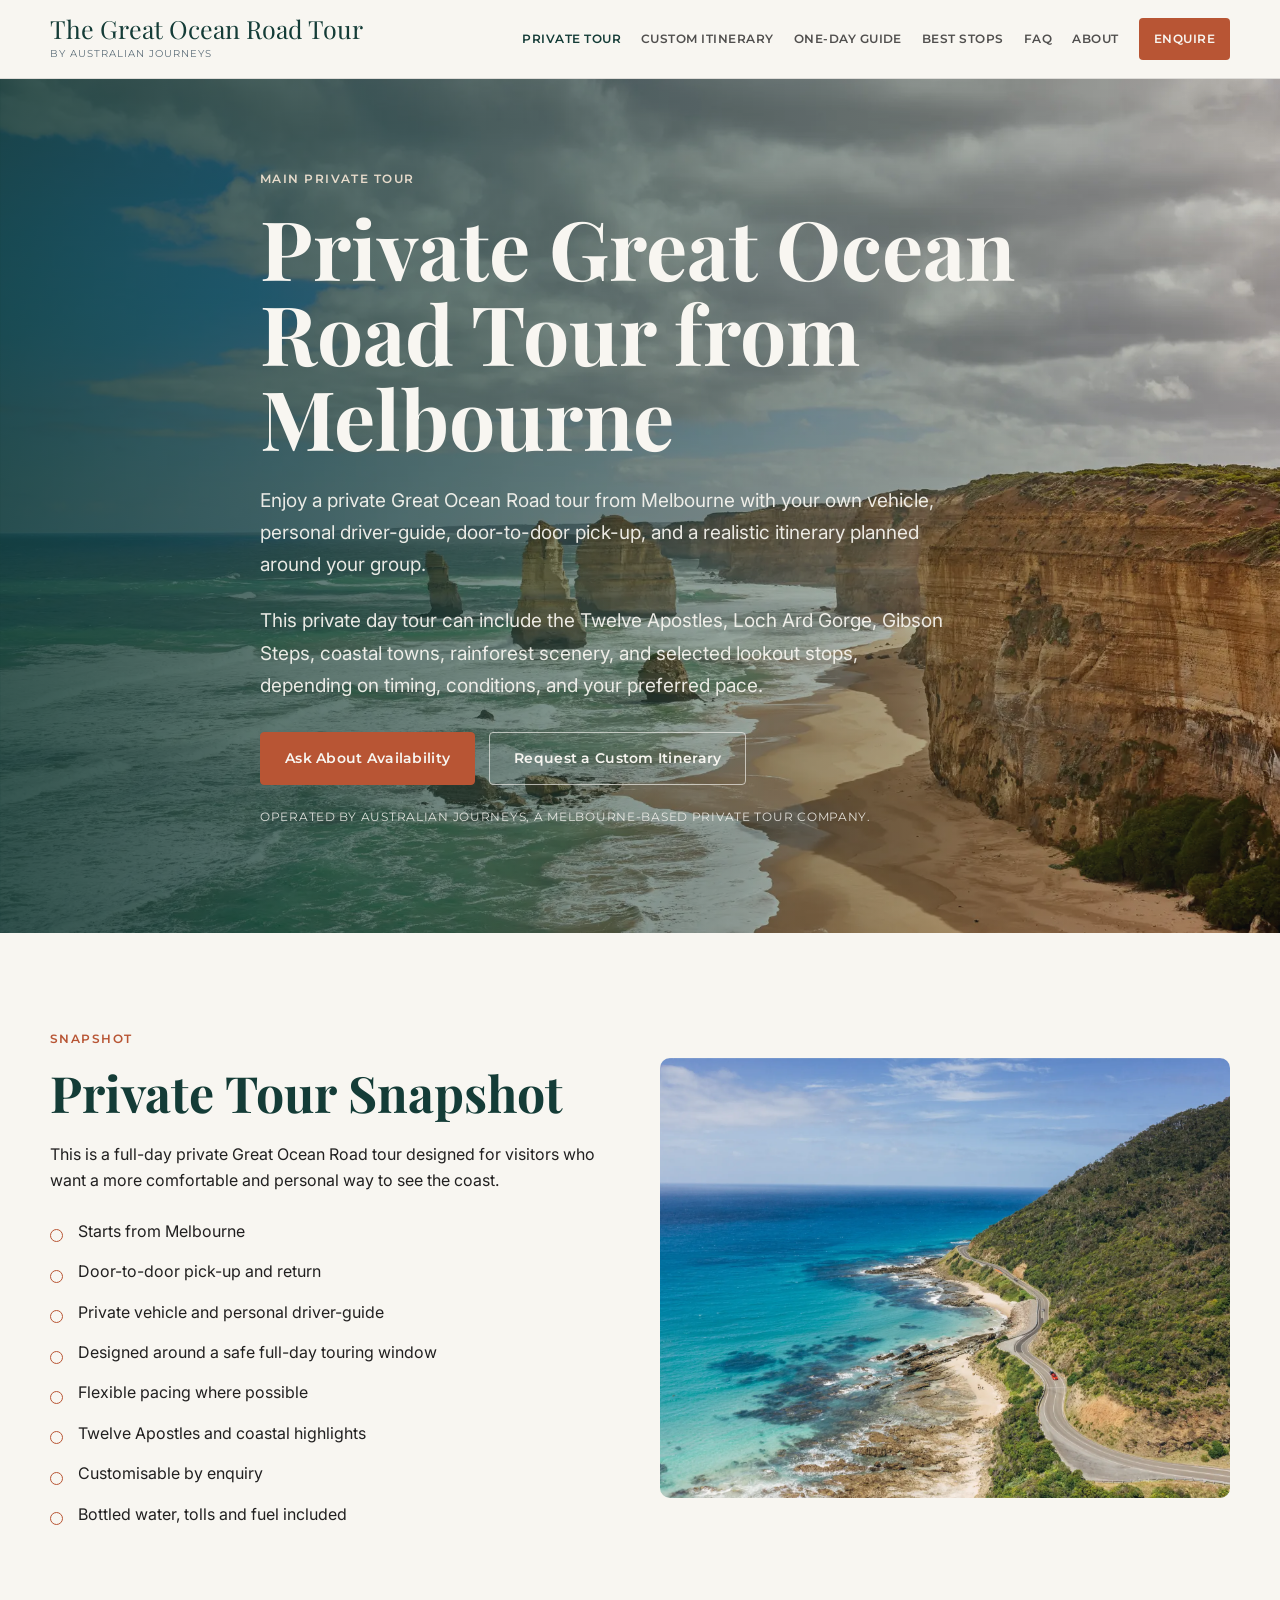
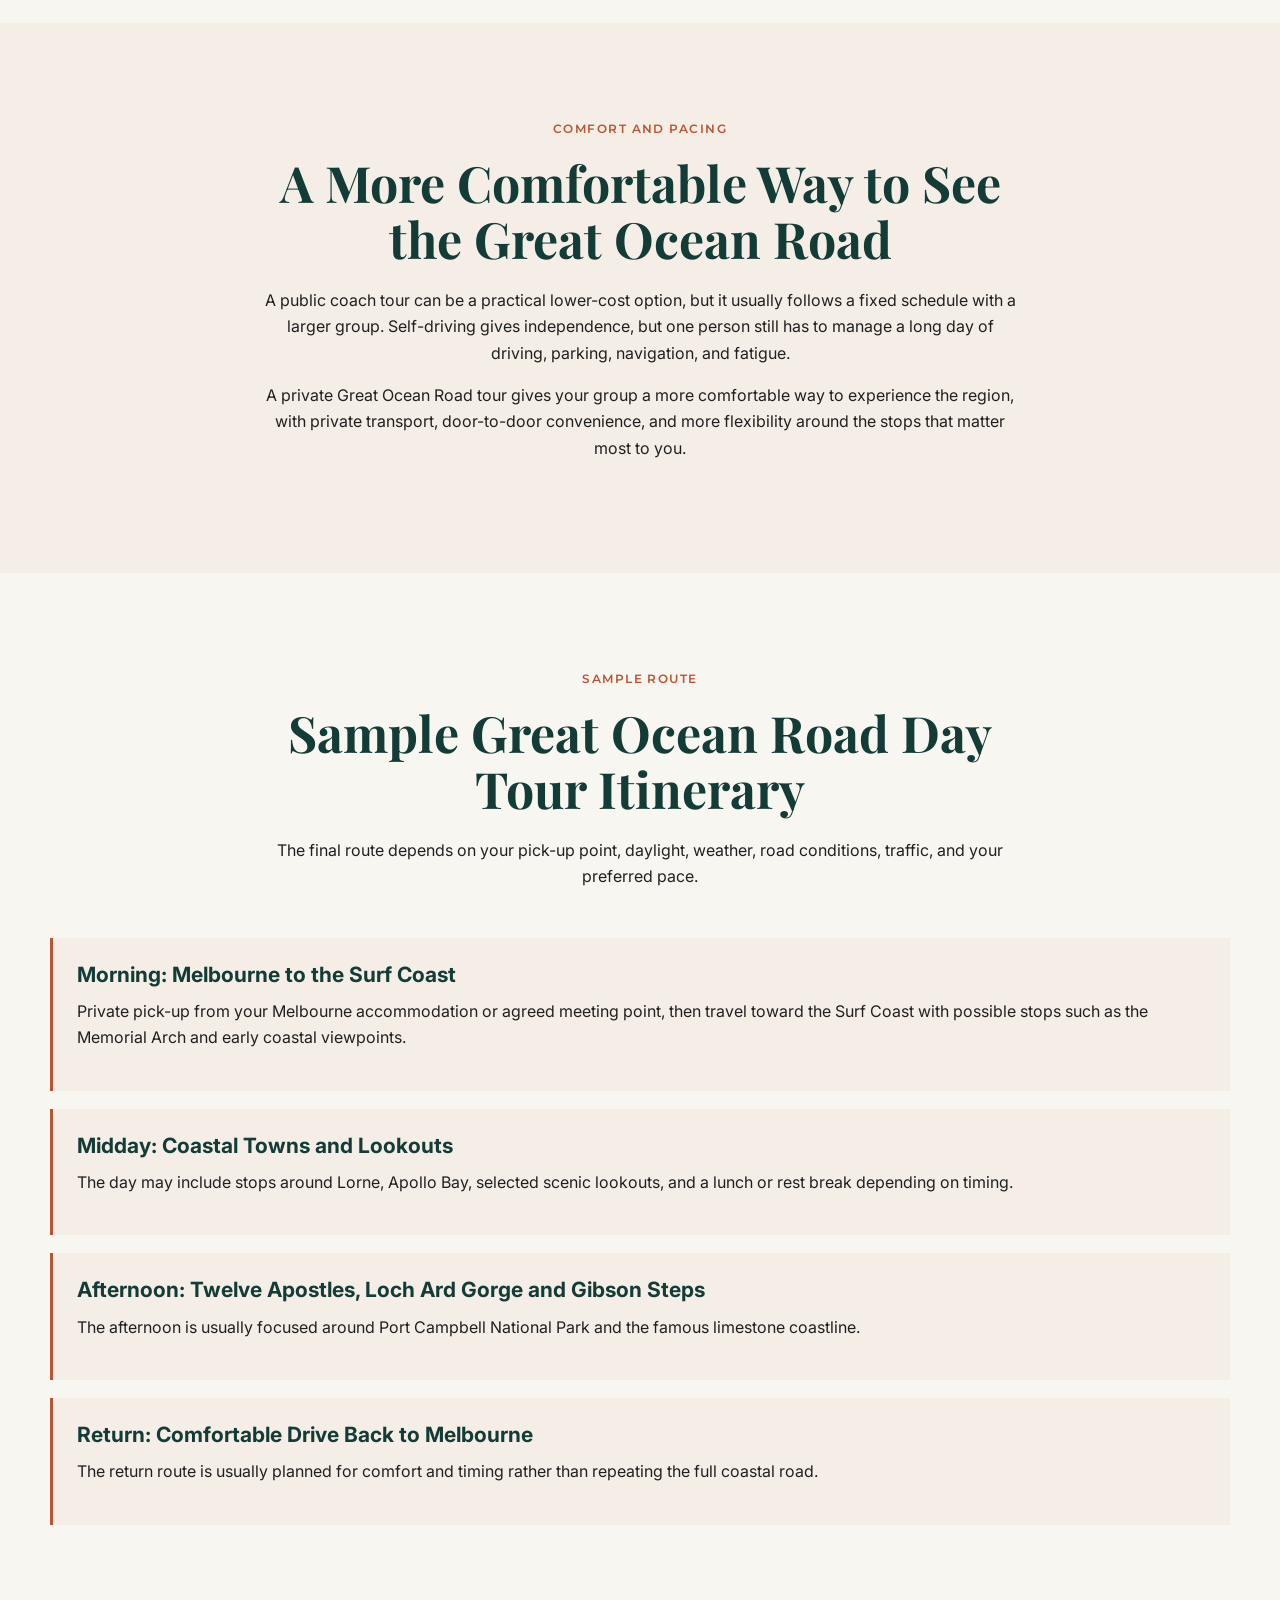
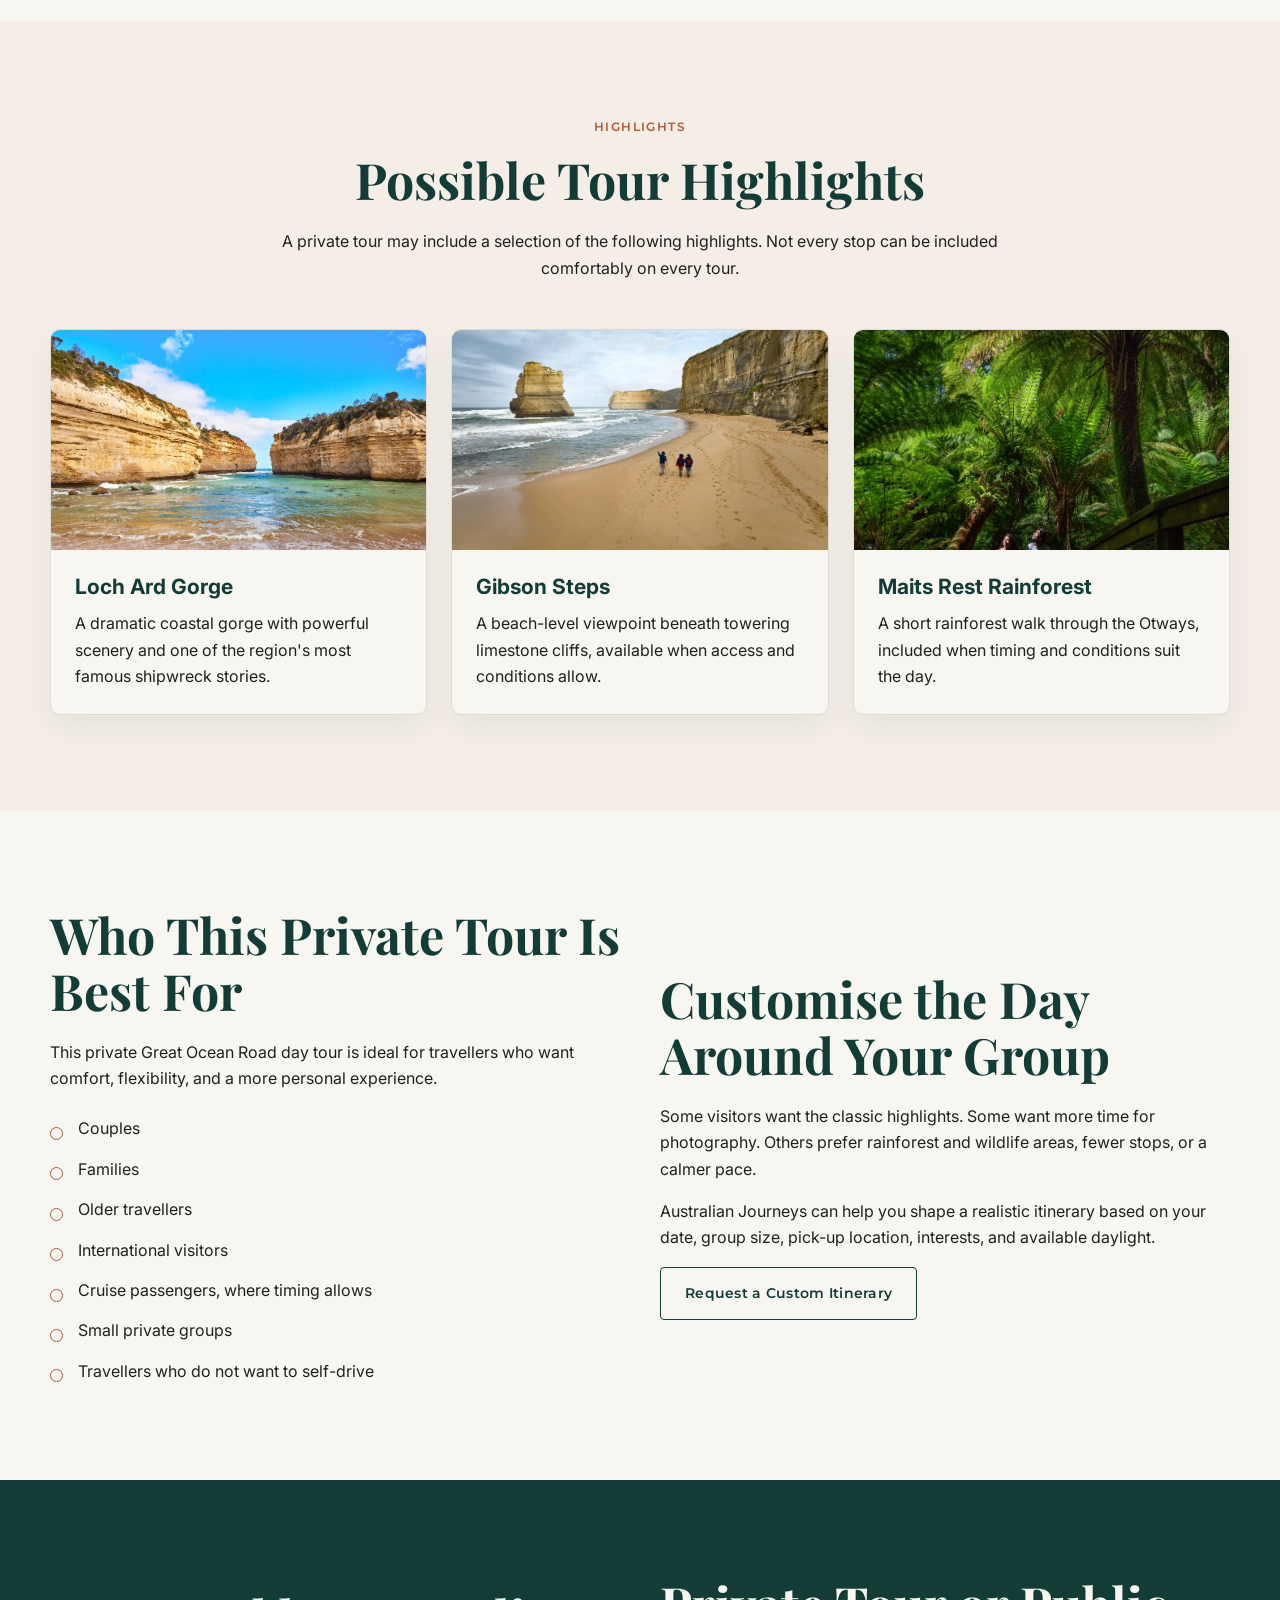
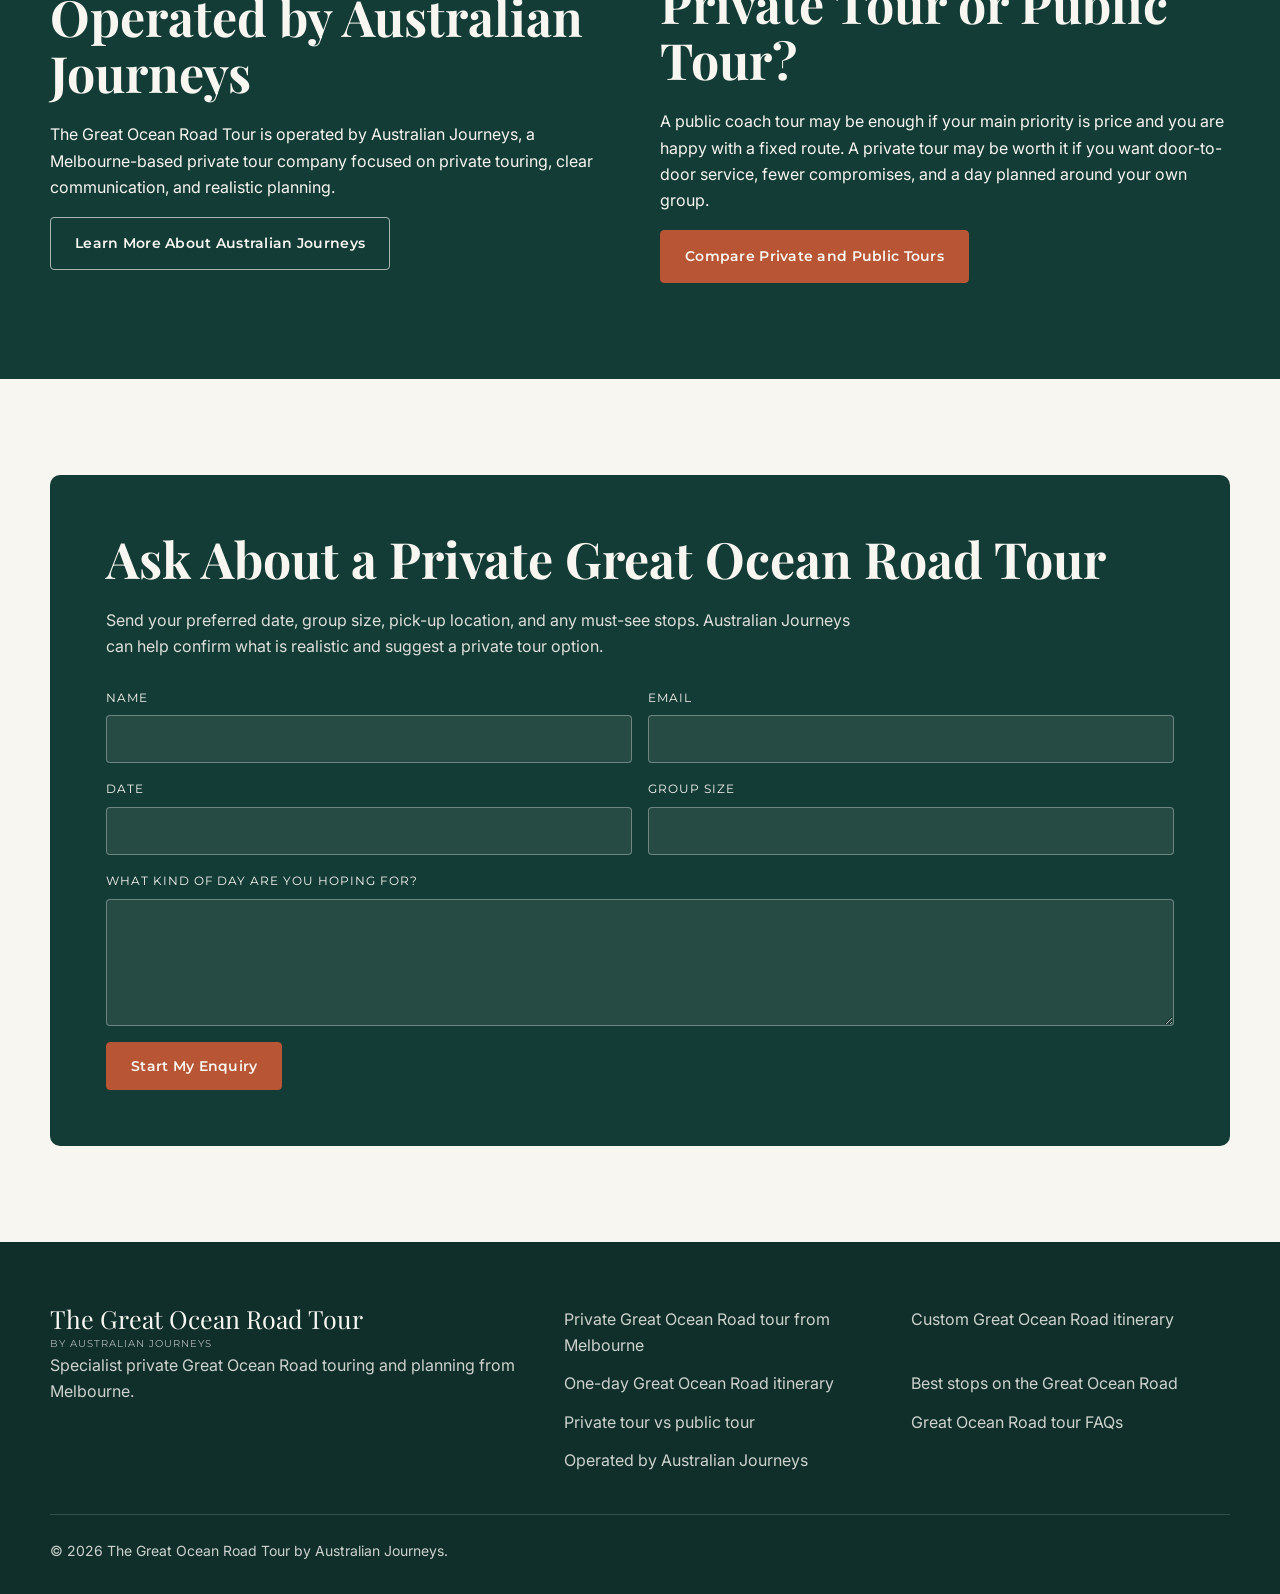
<file: private-great-ocean-road-tour-from-melbourne/index.html>
<!doctype html>
<html lang="en-AU">
<head>
  <meta charset="utf-8">
  <meta name="viewport" content="width=device-width, initial-scale=1">
  <title>Private Great Ocean Road Tour from Melbourne | The Great Ocean Road Tour</title>
  <meta name="description" content="Enquire about a private Great Ocean Road tour from Melbourne with Twelve Apostles, Loch Ard Gorge, coastal towns, rainforest stops, and flexible pacing by Australian Journeys.">
  <link rel="stylesheet" href="../assets/css/styles.css">
</head>
<body>
<header class="site-header"><div class="header-inner"><a class="brand" href="../"><span class="brand-name">The Great Ocean Road Tour</span><span class="brand-byline">by Australian Journeys</span></a><button class="nav-toggle" type="button" aria-expanded="false" aria-controls="site-nav">Menu</button><nav class="site-nav" id="site-nav"><a aria-current="page" href="../private-great-ocean-road-tour-from-melbourne/">Private Tour</a><a href="../custom-great-ocean-road-itinerary/">Custom Itinerary</a><a href="../great-ocean-road-one-day-itinerary-from-melbourne/">One-Day Guide</a><a href="../best-stops-on-the-great-ocean-road/">Best Stops</a><a href="../great-ocean-road-tour-faq/">FAQ</a><a href="../about/">About</a><a class="nav-cta" href="#enquiry">Enquire</a></nav></div></header>
<main>
  <section class="hero"><img src="../assets/images/private-great-ocean-road-tour-twelve-apostles-viewpoint.webp.webp" alt="Twelve Apostles viewpoint"><div class="hero-content"><p class="eyebrow">Main private tour</p><h1>Private Great Ocean Road Tour from Melbourne</h1><p class="lead">Enjoy a private Great Ocean Road tour from Melbourne with your own vehicle, personal driver-guide, door-to-door pick-up, and a realistic itinerary planned around your group.</p><p class="lead">This private day tour can include the Twelve Apostles, Loch Ard Gorge, Gibson Steps, coastal towns, rainforest scenery, and selected lookout stops, depending on timing, conditions, and your preferred pace.</p><div class="button-row"><a class="btn btn-primary" href="#enquiry">Ask About Availability</a><a class="btn btn-secondary btn-secondary-light" href="../custom-great-ocean-road-itinerary/">Request a Custom Itinerary</a></div><p class="trust-cue">Operated by Australian Journeys, a Melbourne-based private tour company.</p></div></section>
  <section class="section section-light"><div class="container grid-2"><div><p class="section-label section-label-accent">Snapshot</p><h2>Private Tour Snapshot</h2><p>This is a full-day private Great Ocean Road tour designed for visitors who want a more comfortable and personal way to see the coast.</p><ul class="check-list"><li>Starts from Melbourne</li><li>Door-to-door pick-up and return</li><li>Private vehicle and personal driver-guide</li><li>Designed around a safe full-day touring window</li><li>Flexible pacing where possible</li><li>Twelve Apostles and coastal highlights</li><li>Customisable by enquiry</li><li>Bottled water, tolls and fuel included</li></ul></div><div class="feature-image"><img src="../assets/images/private-great-ocean-road-tour-winding-coastal-drive.webp.webp" alt="Great Ocean Road coastal drive"></div></div></section>
  <section class="section section-sandstone"><div class="container reading center"><p class="section-label section-label-accent">Comfort and pacing</p><h2>A More Comfortable Way to See the Great Ocean Road</h2><p>A public coach tour can be a practical lower-cost option, but it usually follows a fixed schedule with a larger group. Self-driving gives independence, but one person still has to manage a long day of driving, parking, navigation, and fatigue.</p><p>A private Great Ocean Road tour gives your group a more comfortable way to experience the region, with private transport, door-to-door convenience, and more flexibility around the stops that matter most to you.</p></div></section>
  <section class="section section-light"><div class="container"><div class="section-intro"><p class="section-label section-label-accent">Sample route</p><h2>Sample Great Ocean Road Day Tour Itinerary</h2><p>The final route depends on your pick-up point, daylight, weather, road conditions, traffic, and your preferred pace.</p></div><div class="timeline"><article class="timeline-item"><h3>Morning: Melbourne to the Surf Coast</h3><p>Private pick-up from your Melbourne accommodation or agreed meeting point, then travel toward the Surf Coast with possible stops such as the Memorial Arch and early coastal viewpoints.</p></article><article class="timeline-item"><h3>Midday: Coastal Towns and Lookouts</h3><p>The day may include stops around Lorne, Apollo Bay, selected scenic lookouts, and a lunch or rest break depending on timing.</p></article><article class="timeline-item"><h3>Afternoon: Twelve Apostles, Loch Ard Gorge and Gibson Steps</h3><p>The afternoon is usually focused around Port Campbell National Park and the famous limestone coastline.</p></article><article class="timeline-item"><h3>Return: Comfortable Drive Back to Melbourne</h3><p>The return route is usually planned for comfort and timing rather than repeating the full coastal road.</p></article></div></div></section>
  <section class="section section-sandstone"><div class="container"><div class="section-intro"><p class="section-label section-label-accent">Highlights</p><h2>Possible Tour Highlights</h2><p>A private tour may include a selection of the following highlights. Not every stop can be included comfortably on every tour.</p></div><div class="grid-3"><article class="card"><img src="../assets/images/private-great-ocean-road-tour-loch-ard-gorge-beach.webp.webp" alt="Loch Ard Gorge"><div class="card-content"><h3>Loch Ard Gorge</h3><p>A dramatic coastal gorge with powerful scenery and one of the region's most famous shipwreck stories.</p></div></article><article class="card"><img src="../assets/images/private-great-ocean-road-tour-gibson-steps-beach-walk.webp.webp" alt="Gibson Steps beach"><div class="card-content"><h3>Gibson Steps</h3><p>A beach-level viewpoint beneath towering limestone cliffs, available when access and conditions allow.</p></div></article><article class="card"><img src="../assets/images/private-great-ocean-road-tour-otways-rainforest-walk.webp.webp" alt="Maits Rest rainforest"><div class="card-content"><h3>Maits Rest Rainforest</h3><p>A short rainforest walk through the Otways, included when timing and conditions suit the day.</p></div></article></div></div></section>
  <section class="section section-light"><div class="container grid-2"><div><h2>Who This Private Tour Is Best For</h2><p>This private Great Ocean Road day tour is ideal for travellers who want comfort, flexibility, and a more personal experience.</p><ul class="benefit-list"><li>Couples</li><li>Families</li><li>Older travellers</li><li>International visitors</li><li>Cruise passengers, where timing allows</li><li>Small private groups</li><li>Travellers who do not want to self-drive</li></ul></div><div><h2>Customise the Day Around Your Group</h2><p>Some visitors want the classic highlights. Some want more time for photography. Others prefer rainforest and wildlife areas, fewer stops, or a calmer pace.</p><p>Australian Journeys can help you shape a realistic itinerary based on your date, group size, pick-up location, interests, and available daylight.</p><a class="btn btn-secondary" href="../custom-great-ocean-road-itinerary/">Request a Custom Itinerary</a></div></div></section>
  <section class="section section-green"><div class="container grid-2"><div><h2>Operated by Australian Journeys</h2><p>The Great Ocean Road Tour is operated by Australian Journeys, a Melbourne-based private tour company focused on private touring, clear communication, and realistic planning.</p><a class="btn btn-secondary btn-secondary-light" href="../about/">Learn More About Australian Journeys</a></div><div><h2>Private Tour or Public Tour?</h2><p>A public coach tour may be enough if your main priority is price and you are happy with a fixed route. A private tour may be worth it if you want door-to-door service, fewer compromises, and a day planned around your own group.</p><a class="btn btn-primary" href="../private-tour-vs-public-tour-great-ocean-road/">Compare Private and Public Tours</a></div></div></section>
  <section class="section section-light" id="enquiry"><div class="container cta-panel"><h2>Ask About a Private Great Ocean Road Tour</h2><p>Send your preferred date, group size, pick-up location, and any must-see stops. Australian Journeys can help confirm what is realistic and suggest a private tour option.</p><form class="enquiry-form"><label>Name<input type="text" name="name"></label><label>Email<input type="email" name="email"></label><label>Date<input type="text" name="date"></label><label>Group size<input type="text" name="group-size"></label><label class="full">What kind of day are you hoping for?<textarea name="message" rows="5"></textarea></label><div class="full"><button class="btn btn-primary" type="submit">Start My Enquiry</button></div></form></div></section>
</main>
<footer class="site-footer"><div class="footer-grid"><div><a class="brand" href="../"><span class="brand-name">The Great Ocean Road Tour</span><span class="brand-byline">by Australian Journeys</span></a><p>Specialist private Great Ocean Road touring and planning from Melbourne.</p></div><nav class="footer-links"><a href="../private-great-ocean-road-tour-from-melbourne/">Private Great Ocean Road tour from Melbourne</a><a href="../custom-great-ocean-road-itinerary/">Custom Great Ocean Road itinerary</a><a href="../great-ocean-road-one-day-itinerary-from-melbourne/">One-day Great Ocean Road itinerary</a><a href="../best-stops-on-the-great-ocean-road/">Best stops on the Great Ocean Road</a><a href="../private-tour-vs-public-tour-great-ocean-road/">Private tour vs public tour</a><a href="../great-ocean-road-tour-faq/">Great Ocean Road tour FAQs</a><a href="../about/">Operated by Australian Journeys</a></nav></div><div class="footer-bottom">© 2026 The Great Ocean Road Tour by Australian Journeys.</div></footer><script src="../assets/js/main.js"></script>
</body>
</html>
</file>
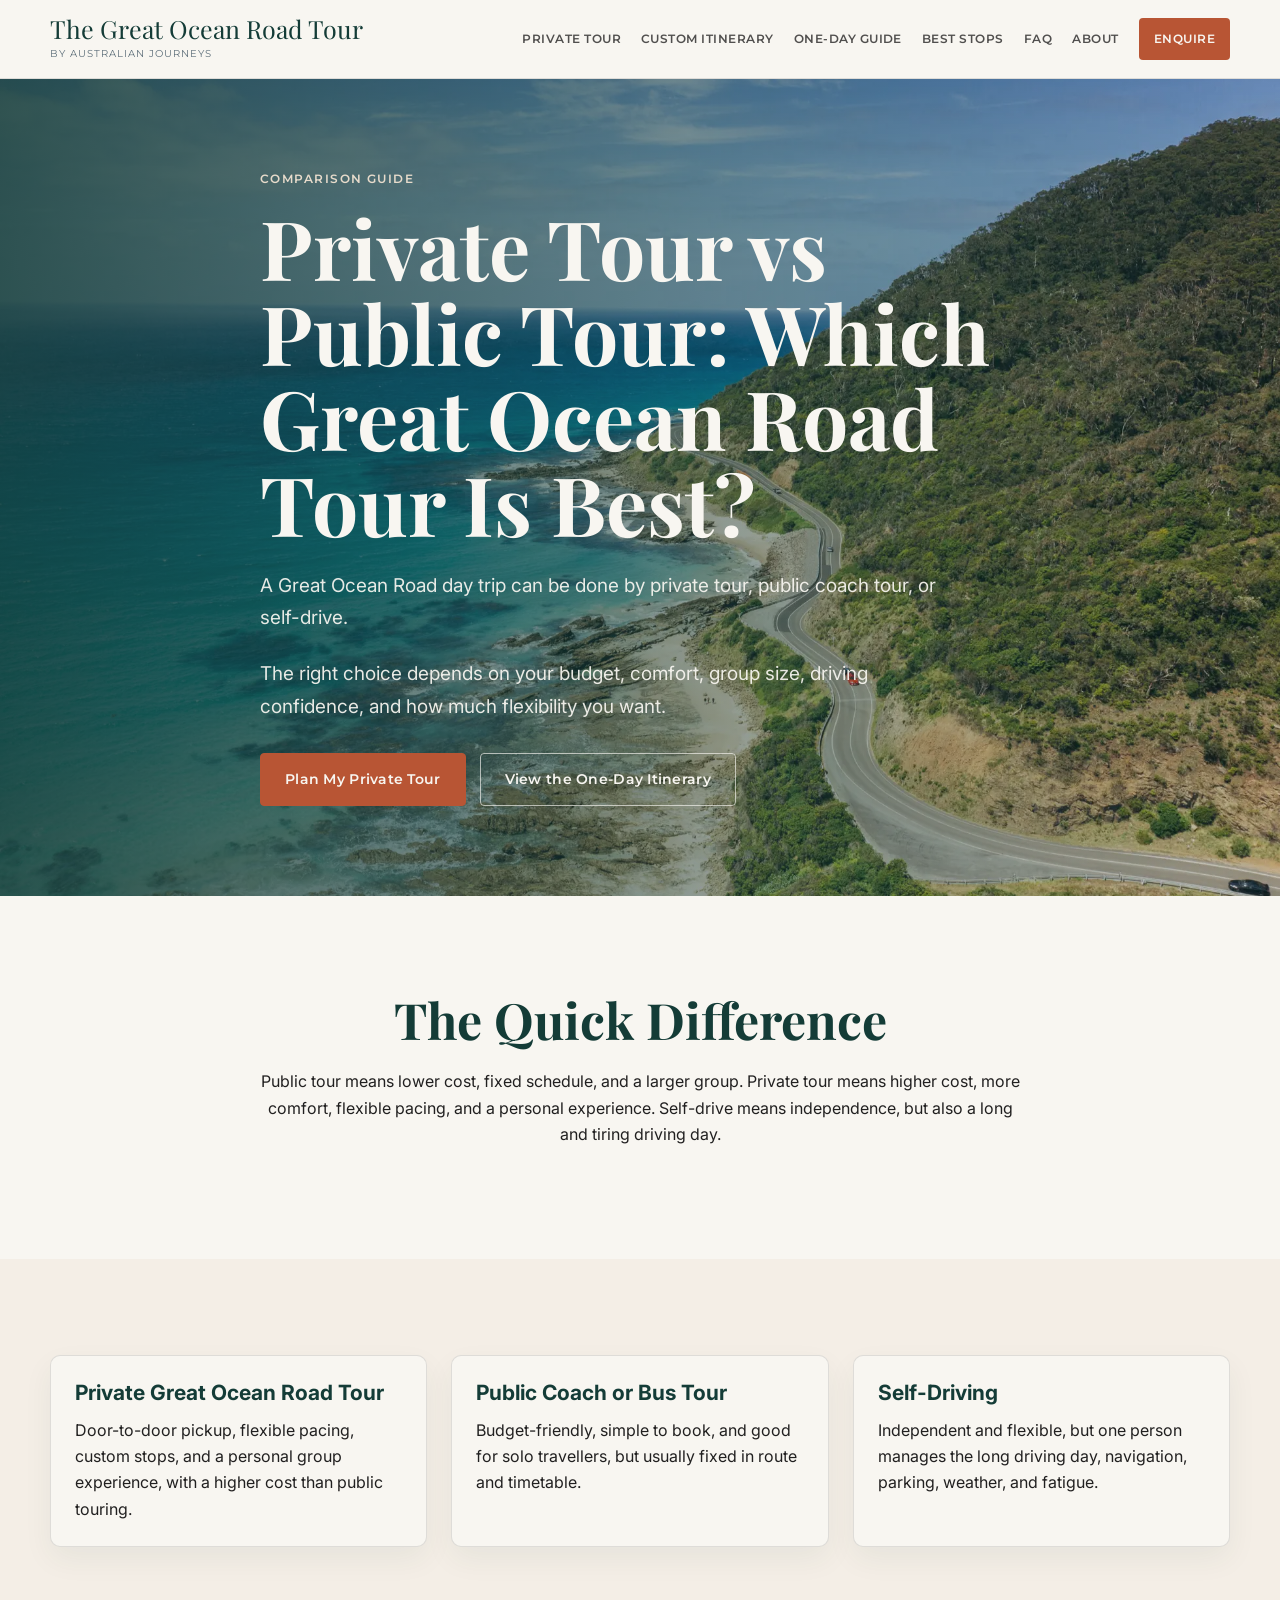
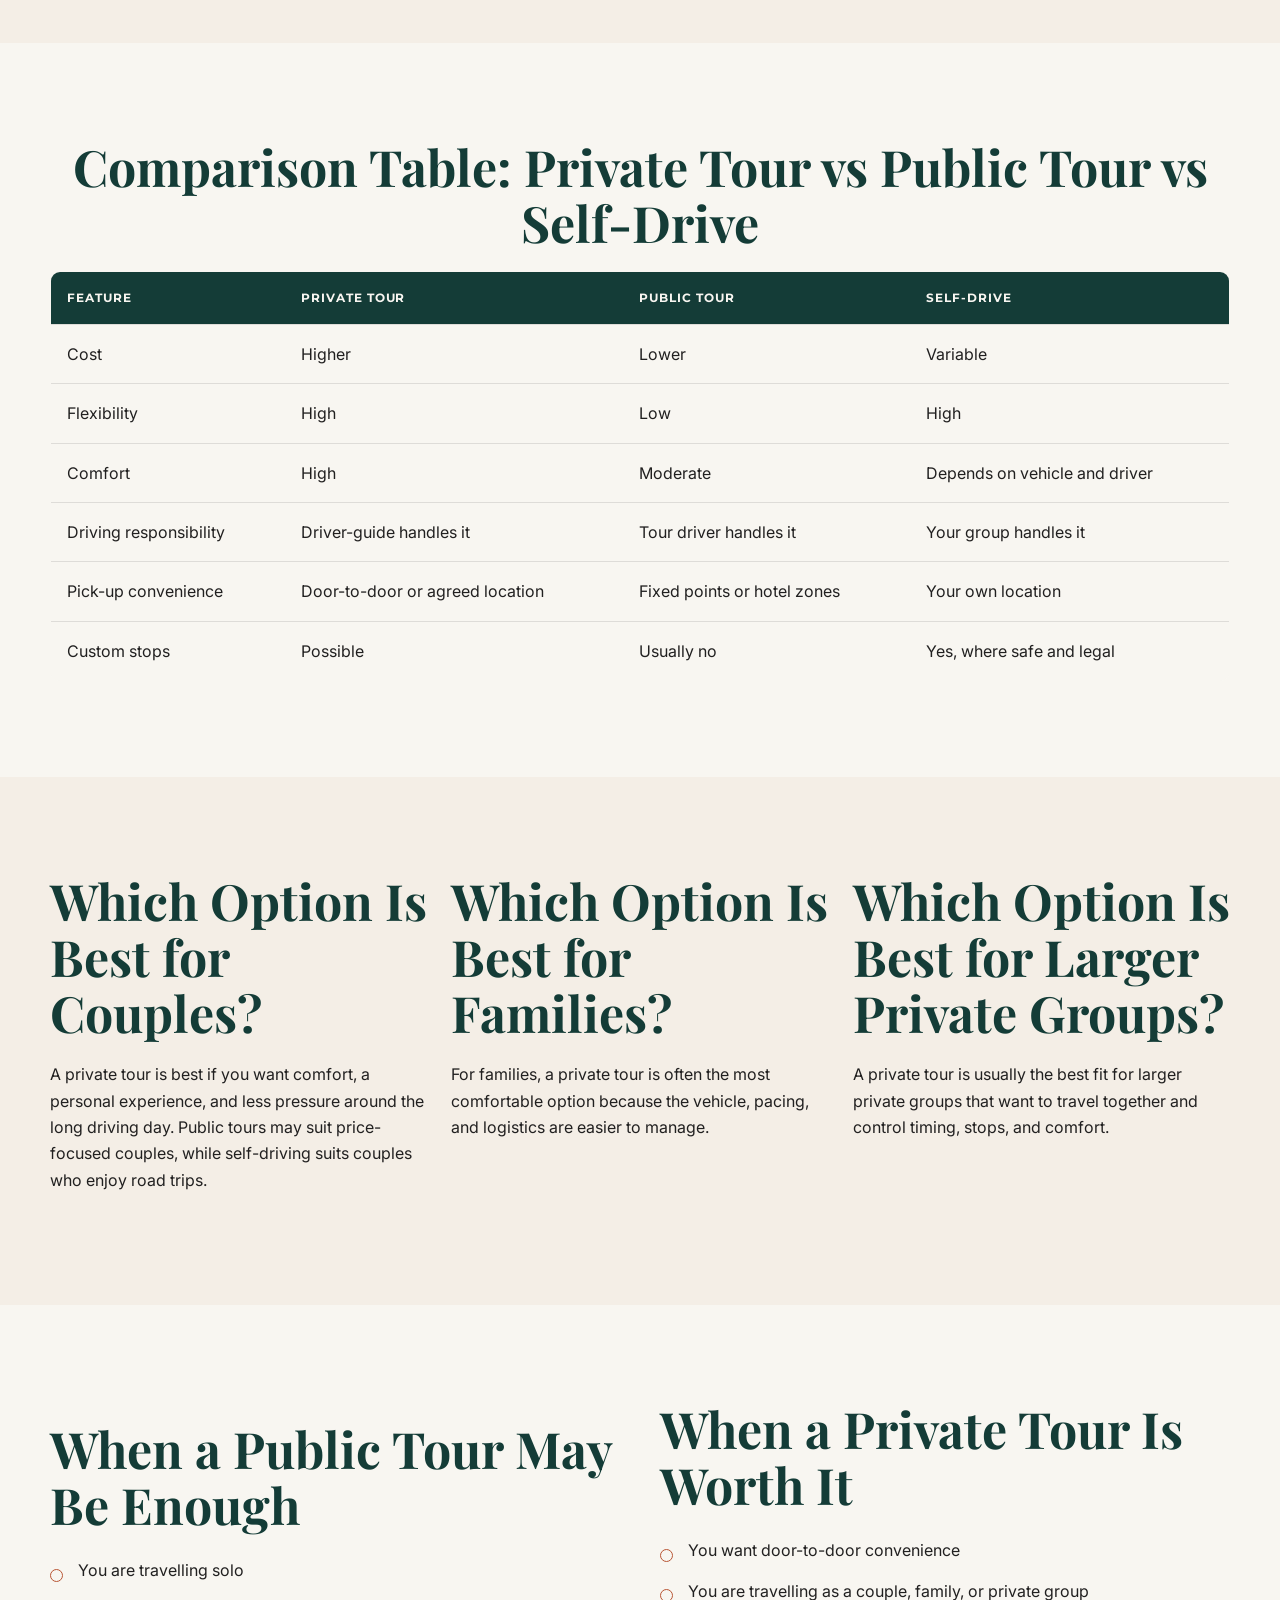
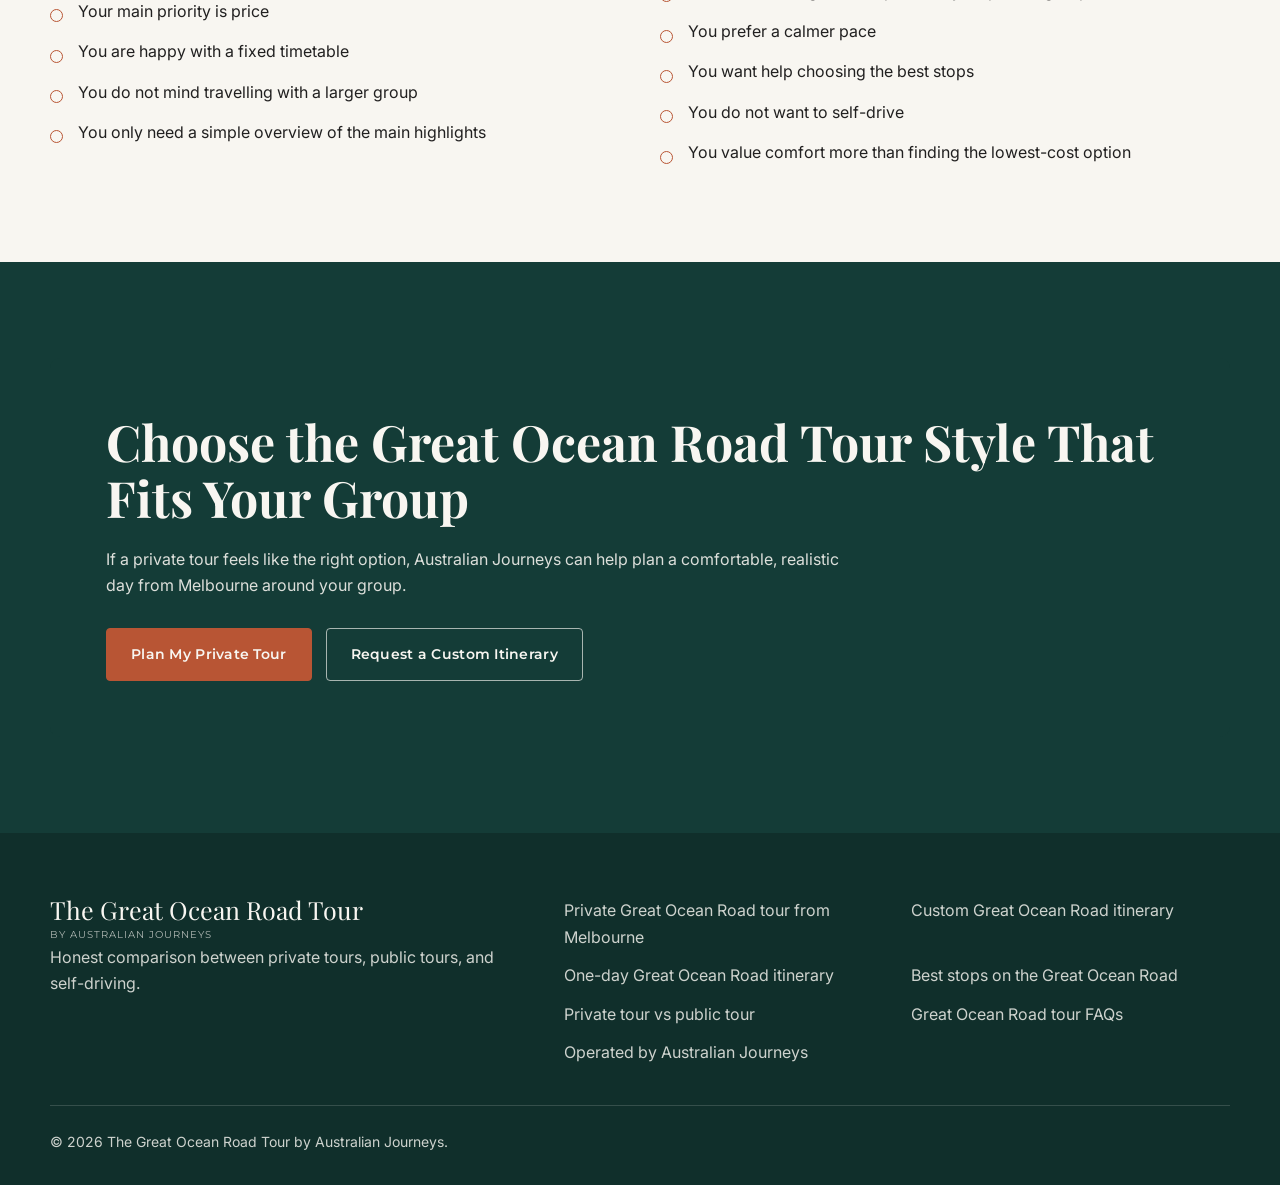
<file: private-tour-vs-public-tour-great-ocean-road/index.html>
<!doctype html>
<html lang="en-AU">
<head><meta charset="utf-8"><meta name="viewport" content="width=device-width, initial-scale=1"><title>Private Tour vs Public Tour: Which Great Ocean Road Tour Is Best?</title><meta name="description" content="Compare private Great Ocean Road tours, public coach tours, bus tours, and self-driving to decide which option is best for your day trip from Melbourne."><link rel="stylesheet" href="../assets/css/styles.css"></head>
<body>
<header class="site-header"><div class="header-inner"><a class="brand" href="../"><span class="brand-name">The Great Ocean Road Tour</span><span class="brand-byline">by Australian Journeys</span></a><button class="nav-toggle" type="button" aria-expanded="false" aria-controls="site-nav">Menu</button><nav class="site-nav" id="site-nav"><a href="../private-great-ocean-road-tour-from-melbourne/">Private Tour</a><a href="../custom-great-ocean-road-itinerary/">Custom Itinerary</a><a href="../great-ocean-road-one-day-itinerary-from-melbourne/">One-Day Guide</a><a href="../best-stops-on-the-great-ocean-road/">Best Stops</a><a href="../great-ocean-road-tour-faq/">FAQ</a><a href="../about/">About</a><a class="nav-cta" href="../private-great-ocean-road-tour-from-melbourne/#enquiry">Enquire</a></nav></div></header>
<main>
<section class="hero"><img src="../assets/images/private-great-ocean-road-tour-winding-coastal-drive.webp.webp" alt="Great Ocean Road scenic drive"><div class="hero-content"><p class="eyebrow">Comparison guide</p><h1>Private Tour vs Public Tour: Which Great Ocean Road Tour Is Best?</h1><p class="lead">A Great Ocean Road day trip can be done by private tour, public coach tour, or self-drive.</p><p class="lead">The right choice depends on your budget, comfort, group size, driving confidence, and how much flexibility you want.</p><div class="button-row"><a class="btn btn-primary" href="../private-great-ocean-road-tour-from-melbourne/">Plan My Private Tour</a><a class="btn btn-secondary btn-secondary-light" href="../great-ocean-road-one-day-itinerary-from-melbourne/">View the One-Day Itinerary</a></div></div></section>
<section class="section section-light"><div class="container reading center"><h2>The Quick Difference</h2><p>Public tour means lower cost, fixed schedule, and a larger group. Private tour means higher cost, more comfort, flexible pacing, and a personal experience. Self-drive means independence, but also a long and tiring driving day.</p></div></section>
<section class="section section-sandstone"><div class="container grid-3"><article class="card"><div class="card-content"><h3>Private Great Ocean Road Tour</h3><p>Door-to-door pickup, flexible pacing, custom stops, and a personal group experience, with a higher cost than public touring.</p></div></article><article class="card"><div class="card-content"><h3>Public Coach or Bus Tour</h3><p>Budget-friendly, simple to book, and good for solo travellers, but usually fixed in route and timetable.</p></div></article><article class="card"><div class="card-content"><h3>Self-Driving</h3><p>Independent and flexible, but one person manages the long driving day, navigation, parking, weather, and fatigue.</p></div></article></div></section>
<section class="section section-light"><div class="container"><h2 class="center">Comparison Table: Private Tour vs Public Tour vs Self-Drive</h2><table class="comparison-table"><thead><tr><th>Feature</th><th>Private Tour</th><th>Public Tour</th><th>Self-Drive</th></tr></thead><tbody><tr><td>Cost</td><td>Higher</td><td>Lower</td><td>Variable</td></tr><tr><td>Flexibility</td><td>High</td><td>Low</td><td>High</td></tr><tr><td>Comfort</td><td>High</td><td>Moderate</td><td>Depends on vehicle and driver</td></tr><tr><td>Driving responsibility</td><td>Driver-guide handles it</td><td>Tour driver handles it</td><td>Your group handles it</td></tr><tr><td>Pick-up convenience</td><td>Door-to-door or agreed location</td><td>Fixed points or hotel zones</td><td>Your own location</td></tr><tr><td>Custom stops</td><td>Possible</td><td>Usually no</td><td>Yes, where safe and legal</td></tr></tbody></table></div></section>
<section class="section section-sandstone"><div class="container grid-3"><article><h2>Which Option Is Best for Couples?</h2><p>A private tour is best if you want comfort, a personal experience, and less pressure around the long driving day. Public tours may suit price-focused couples, while self-driving suits couples who enjoy road trips.</p></article><article><h2>Which Option Is Best for Families?</h2><p>For families, a private tour is often the most comfortable option because the vehicle, pacing, and logistics are easier to manage.</p></article><article><h2>Which Option Is Best for Larger Private Groups?</h2><p>A private tour is usually the best fit for larger private groups that want to travel together and control timing, stops, and comfort.</p></article></div></section>
<section class="section section-light"><div class="container grid-2"><div><h2>When a Public Tour May Be Enough</h2><ul class="benefit-list"><li>You are travelling solo</li><li>Your main priority is price</li><li>You are happy with a fixed timetable</li><li>You do not mind travelling with a larger group</li><li>You only need a simple overview of the main highlights</li></ul></div><div><h2>When a Private Tour Is Worth It</h2><ul class="benefit-list"><li>You want door-to-door convenience</li><li>You are travelling as a couple, family, or private group</li><li>You prefer a calmer pace</li><li>You want help choosing the best stops</li><li>You do not want to self-drive</li><li>You value comfort more than finding the lowest-cost option</li></ul></div></div></section>
<section class="section section-green"><div class="container cta-panel"><h2>Choose the Great Ocean Road Tour Style That Fits Your Group</h2><p>If a private tour feels like the right option, Australian Journeys can help plan a comfortable, realistic day from Melbourne around your group.</p><div class="button-row"><a class="btn btn-primary" href="../private-great-ocean-road-tour-from-melbourne/">Plan My Private Tour</a><a class="btn btn-secondary btn-secondary-light" href="../custom-great-ocean-road-itinerary/">Request a Custom Itinerary</a></div></div></section>
</main>
<footer class="site-footer"><div class="footer-grid"><div><a class="brand" href="../"><span class="brand-name">The Great Ocean Road Tour</span><span class="brand-byline">by Australian Journeys</span></a><p>Honest comparison between private tours, public tours, and self-driving.</p></div><nav class="footer-links"><a href="../private-great-ocean-road-tour-from-melbourne/">Private Great Ocean Road tour from Melbourne</a><a href="../custom-great-ocean-road-itinerary/">Custom Great Ocean Road itinerary</a><a href="../great-ocean-road-one-day-itinerary-from-melbourne/">One-day Great Ocean Road itinerary</a><a href="../best-stops-on-the-great-ocean-road/">Best stops on the Great Ocean Road</a><a href="../private-tour-vs-public-tour-great-ocean-road/">Private tour vs public tour</a><a href="../great-ocean-road-tour-faq/">Great Ocean Road tour FAQs</a><a href="../about/">Operated by Australian Journeys</a></nav></div><div class="footer-bottom">© 2026 The Great Ocean Road Tour by Australian Journeys.</div></footer><script src="../assets/js/main.js"></script>
</body></html>
</file>
<file: assets/css/styles.css>
@import url("https://fonts.googleapis.com/css2?family=Inter:wght@400;500;600;700&family=Montserrat:wght@600;700&family=Playfair+Display:wght@700&display=swap");

:root {
  --color-off-white: #f8f6f1;
  --color-coastal-green: #143c37;
  --color-ocean-blue-grey: #5f707b;
  --color-limestone: #e7dbcb;
  --color-sandstone: #f4eee6;
  --color-terracotta: #b85534;
  --color-terracotta-hover: #9f482c;
  --color-charcoal: #212020;
  --font-heading: "Playfair Display", Georgia, serif;
  --font-body: "Inter", Arial, sans-serif;
  --font-ui: "Montserrat", Arial, sans-serif;
  --radius-small: 4px;
  --radius-card: 10px;
  --border-soft: 1px solid rgba(33, 32, 32, 0.12);
  --shadow-soft: 0 12px 30px rgba(20, 60, 55, 0.06);
  --container-wide: 1180px;
  --container-reading: 760px;
  --section-padding-desktop: 96px;
  --section-padding-mobile: 56px;
}

* {
  box-sizing: border-box;
}

html {
  scroll-behavior: smooth;
}

body {
  margin: 0;
  background: var(--color-off-white);
  color: var(--color-charcoal);
  font-family: var(--font-body);
  font-size: 16px;
  line-height: 1.65;
}

img {
  display: block;
  max-width: 100%;
}

a {
  color: inherit;
}

.skip-link {
  position: absolute;
  left: 16px;
  top: -80px;
  z-index: 50;
  background: var(--color-terracotta);
  color: var(--color-off-white);
  padding: 10px 14px;
}

.skip-link:focus {
  top: 16px;
}

.site-header {
  position: sticky;
  top: 0;
  z-index: 20;
  background: rgba(248, 246, 241, 0.96);
  border-bottom: var(--border-soft);
  backdrop-filter: blur(12px);
}

.header-inner {
  width: min(100% - 48px, var(--container-wide));
  min-height: 78px;
  margin: 0 auto;
  display: flex;
  align-items: center;
  justify-content: space-between;
  gap: 24px;
}

.brand {
  text-decoration: none;
  color: var(--color-coastal-green);
}

.brand-name {
  display: block;
  font-family: var(--font-heading);
  font-size: 25px;
  line-height: 1;
}

.brand-byline {
  display: block;
  margin-top: 5px;
  color: var(--color-ocean-blue-grey);
  font-family: var(--font-ui);
  font-size: 10px;
  letter-spacing: 0.1em;
  text-transform: uppercase;
}

.nav-toggle {
  display: none;
  width: 44px;
  height: 44px;
  border: var(--border-soft);
  border-radius: var(--radius-small);
  background: transparent;
  color: var(--color-coastal-green);
  font-family: var(--font-ui);
  font-size: 13px;
}

.site-nav {
  display: flex;
  align-items: center;
  gap: 20px;
  font-family: var(--font-ui);
  font-size: 12px;
  font-weight: 600;
  letter-spacing: 0.04em;
  text-transform: uppercase;
}

.site-nav a {
  text-decoration: none;
  color: rgba(33, 32, 32, 0.78);
}

.site-nav a:hover,
.site-nav a[aria-current="page"] {
  color: var(--color-coastal-green);
}

.nav-cta {
  padding: 11px 15px;
  border-radius: var(--radius-small);
  background: var(--color-terracotta);
  color: var(--color-off-white) !important;
}

.hero {
  position: relative;
  min-height: 680px;
  display: flex;
  align-items: center;
  overflow: hidden;
  background: var(--color-coastal-green);
  color: var(--color-off-white);
}

.hero img {
  position: absolute;
  inset: 0;
  width: 100%;
  height: 100%;
  object-fit: cover;
}

.hero::after {
  content: "";
  position: absolute;
  inset: 0;
  background: linear-gradient(90deg, rgba(20, 60, 55, 0.84), rgba(20, 60, 55, 0.48) 52%, rgba(20, 60, 55, 0.16));
}

.hero-content {
  position: relative;
  z-index: 1;
  width: min(100% - 48px, var(--container-wide));
  max-width: 760px;
  margin: 0 auto;
  padding: 90px 0;
}

.eyebrow,
.section-label,
.card-label,
.badge {
  font-family: var(--font-ui);
  font-size: 12px;
  font-weight: 600;
  letter-spacing: 0.12em;
  text-transform: uppercase;
}

.eyebrow,
.section-label-accent {
  color: var(--color-terracotta);
}

.hero .eyebrow {
  color: var(--color-limestone);
}

h1,
.major-heading,
h2.feature-heading {
  margin: 0;
  font-family: var(--font-heading);
  font-weight: 700;
  line-height: 1.04;
  letter-spacing: 0;
}

h1 {
  max-width: 760px;
  margin-top: 16px;
  font-size: clamp(46px, 7vw, 82px);
}

h2 {
  margin: 0 0 20px;
  color: var(--color-coastal-green);
  font-family: var(--font-heading);
  font-size: clamp(32px, 4vw, 50px);
  line-height: 1.12;
  letter-spacing: 0;
}

h3 {
  margin: 0 0 10px;
  color: var(--color-coastal-green);
  font-size: 21px;
  line-height: 1.25;
}

p {
  margin: 0 0 16px;
}

.lead {
  font-size: 19px;
  line-height: 1.7;
}

.hero .lead {
  max-width: 690px;
  margin-top: 24px;
  color: rgba(248, 246, 241, 0.92);
}

.trust-cue {
  margin-top: 22px;
  color: rgba(248, 246, 241, 0.86);
  font-family: var(--font-ui);
  font-size: 12px;
  letter-spacing: 0.06em;
  text-transform: uppercase;
}

.button-row {
  display: flex;
  flex-wrap: wrap;
  gap: 14px;
  margin-top: 30px;
}

.btn {
  display: inline-flex;
  align-items: center;
  justify-content: center;
  gap: 10px;
  min-height: 48px;
  padding: 14px 24px;
  border-radius: var(--radius-small);
  font-family: var(--font-ui);
  font-size: 14px;
  font-weight: 600;
  letter-spacing: 0.02em;
  text-decoration: none;
  transition: transform 160ms ease, background 160ms ease, border-color 160ms ease, color 160ms ease;
}

.btn-primary {
  border: 1px solid var(--color-terracotta);
  background: var(--color-terracotta);
  color: var(--color-off-white);
}

.btn-primary:hover {
  background: var(--color-terracotta-hover);
  border-color: var(--color-terracotta-hover);
  transform: translateY(-1px);
}

.btn-secondary {
  border: 1px solid var(--color-coastal-green);
  background: transparent;
  color: var(--color-coastal-green);
}

.btn-secondary:hover {
  background: var(--color-coastal-green);
  color: var(--color-off-white);
}

.btn-secondary-light {
  border-color: rgba(248, 246, 241, 0.65);
  color: var(--color-off-white);
}

.btn-secondary-light:hover {
  background: var(--color-off-white);
  color: var(--color-coastal-green);
}

.btn:focus-visible,
.faq-question:focus-visible,
.nav-toggle:focus-visible {
  outline: 2px solid var(--color-terracotta);
  outline-offset: 3px;
}

.section {
  padding: var(--section-padding-desktop) 24px;
}

.section-compact {
  padding: 64px 24px;
}

.section-light {
  background: var(--color-off-white);
}

.section-sandstone {
  background: var(--color-sandstone);
}

.section-limestone {
  background: var(--color-limestone);
}

.section-green {
  background: var(--color-coastal-green);
  color: var(--color-off-white);
}

.section-green h2,
.section-green h3 {
  color: var(--color-off-white);
}

.container {
  width: min(100% - 48px, var(--container-wide));
  margin: 0 auto;
}

.reading {
  max-width: var(--container-reading);
}

.center {
  margin-right: auto;
  margin-left: auto;
  text-align: center;
}

.section-intro {
  max-width: var(--container-reading);
  margin: 0 auto 48px;
  text-align: center;
}

.grid-3 {
  display: grid;
  grid-template-columns: repeat(3, minmax(0, 1fr));
  gap: 24px;
}

.grid-2 {
  display: grid;
  grid-template-columns: repeat(2, minmax(0, 1fr));
  gap: 40px;
  align-items: center;
}

.card {
  overflow: hidden;
  border: var(--border-soft);
  border-radius: var(--radius-card);
  background: var(--color-off-white);
  box-shadow: var(--shadow-soft);
}

.card img {
  width: 100%;
  height: 220px;
  object-fit: cover;
}

.card-content {
  padding: 24px;
}

.card p:last-child,
.feature-copy p:last-child {
  margin-bottom: 0;
}

.benefit-list,
.check-list {
  display: grid;
  gap: 14px;
  padding: 0;
  margin: 24px 0 0;
  list-style: none;
}

.benefit-list li,
.check-list li {
  position: relative;
  padding-left: 28px;
}

.benefit-list li::before,
.check-list li::before {
  content: "";
  position: absolute;
  left: 0;
  top: 0.72em;
  width: 11px;
  height: 11px;
  border: 1px solid var(--color-terracotta);
  border-radius: 50%;
}

.trust-strip {
  background: var(--color-sandstone);
  border-block: var(--border-soft);
}

.trust-strip-inner {
  display: grid;
  grid-template-columns: repeat(5, minmax(0, 1fr));
  gap: 20px;
}

.trust-item {
  color: rgba(33, 32, 32, 0.78);
  font-family: var(--font-ui);
  font-size: 12px;
  font-weight: 600;
  letter-spacing: 0.06em;
  text-transform: uppercase;
}

.feature-image {
  min-height: 440px;
  overflow: hidden;
  border-radius: var(--radius-card);
}

.feature-image img {
  width: 100%;
  height: 100%;
  min-height: 440px;
  object-fit: cover;
}

.timeline {
  display: grid;
  gap: 18px;
}

.timeline-item {
  padding: 24px;
  border-left: 3px solid var(--color-terracotta);
  background: var(--color-sandstone);
}

.comparison-table {
  width: 100%;
  border-collapse: collapse;
  overflow: hidden;
  border: var(--border-soft);
  border-radius: var(--radius-card);
  background: var(--color-off-white);
}

.comparison-table th,
.comparison-table td {
  padding: 16px;
  border-bottom: var(--border-soft);
  text-align: left;
  vertical-align: top;
}

.comparison-table th {
  background: var(--color-coastal-green);
  color: var(--color-off-white);
  font-family: var(--font-ui);
  font-size: 12px;
  letter-spacing: 0.08em;
  text-transform: uppercase;
}

.comparison-table tr:last-child td {
  border-bottom: 0;
}

.faq-list {
  max-width: 880px;
  margin: 0 auto;
}

.faq-item {
  border-bottom: var(--border-soft);
  padding: 0;
}

.faq-question {
  width: 100%;
  padding: 22px 0;
  border: 0;
  background: transparent;
  color: var(--color-charcoal);
  cursor: pointer;
  display: flex;
  align-items: center;
  justify-content: space-between;
  gap: 20px;
  font-family: var(--font-body);
  font-size: 18px;
  font-weight: 600;
  line-height: 1.35;
  text-align: left;
}

.faq-question::after {
  content: "+";
  flex: 0 0 auto;
  color: var(--color-terracotta);
  font-size: 24px;
  line-height: 1;
}

.faq-item[open] .faq-question::after {
  content: "-";
}

.faq-answer {
  padding: 0 0 22px;
  color: rgba(33, 32, 32, 0.78);
}

.faq-item:not([open]) .faq-answer {
  display: none;
}

.cta-panel {
  position: relative;
  overflow: hidden;
  border-radius: var(--radius-card);
  background: var(--color-coastal-green);
  color: var(--color-off-white);
  padding: 56px;
}

.cta-panel h2 {
  color: var(--color-off-white);
}

.cta-panel p {
  max-width: 760px;
  color: rgba(248, 246, 241, 0.88);
}

.enquiry-form {
  display: grid;
  grid-template-columns: repeat(2, minmax(0, 1fr));
  gap: 16px;
  margin-top: 28px;
}

.enquiry-form label {
  display: grid;
  gap: 8px;
  font-family: var(--font-ui);
  font-size: 12px;
  letter-spacing: 0.08em;
  text-transform: uppercase;
}

.enquiry-form input,
.enquiry-form textarea {
  width: 100%;
  border: 1px solid rgba(248, 246, 241, 0.34);
  border-radius: var(--radius-small);
  background: rgba(248, 246, 241, 0.08);
  color: var(--color-off-white);
  font: inherit;
  padding: 13px 14px;
}

.enquiry-form textarea,
.enquiry-form .full {
  grid-column: 1 / -1;
}

.site-footer {
  background: #102f2b;
  color: rgba(248, 246, 241, 0.82);
  padding: 64px 24px 32px;
}

.site-footer .brand {
  color: var(--color-off-white);
}

.site-footer .brand-byline {
  color: rgba(248, 246, 241, 0.68);
}

.footer-grid {
  width: min(100% - 48px, var(--container-wide));
  margin: 0 auto;
  display: grid;
  grid-template-columns: 1.4fr 2fr;
  gap: 48px;
}

.footer-links {
  display: grid;
  grid-template-columns: repeat(2, minmax(0, 1fr));
  gap: 12px 28px;
}

.footer-links a {
  color: rgba(248, 246, 241, 0.82);
  text-decoration: none;
}

.footer-bottom {
  width: min(100% - 48px, var(--container-wide));
  margin: 40px auto 0;
  padding-top: 24px;
  border-top: 1px solid rgba(248, 246, 241, 0.16);
  font-size: 14px;
}

@media (max-width: 980px) {
  .nav-toggle {
    display: inline-flex;
    align-items: center;
    justify-content: center;
  }

  .site-nav {
    position: absolute;
    inset: 78px 0 auto;
    display: none;
    flex-direction: column;
    align-items: stretch;
    gap: 0;
    padding: 12px 24px 24px;
    background: var(--color-off-white);
    border-bottom: var(--border-soft);
  }

  .site-nav.is-open {
    display: flex;
  }

  .site-nav a {
    padding: 14px 0;
  }

  .nav-cta {
    margin-top: 8px;
    text-align: center;
  }

  .grid-3,
  .grid-2,
  .footer-grid,
  .enquiry-form {
    grid-template-columns: 1fr;
  }

  .trust-strip-inner {
    grid-template-columns: repeat(2, minmax(0, 1fr));
  }
}

@media (max-width: 640px) {
  .header-inner,
  .container,
  .hero-content,
  .footer-grid,
  .footer-bottom {
    width: min(100% - 32px, var(--container-wide));
  }

  .brand-name {
    font-size: 21px;
  }

  .hero {
    min-height: 620px;
  }

  .hero::after {
    background: linear-gradient(90deg, rgba(20, 60, 55, 0.88), rgba(20, 60, 55, 0.58));
  }

  .section {
    padding: var(--section-padding-mobile) 20px;
  }

  .section-compact {
    padding: 44px 20px;
  }

  .button-row,
  .btn {
    width: 100%;
  }

  .trust-strip-inner,
  .footer-links {
    grid-template-columns: 1fr;
  }

  .cta-panel {
    padding: 36px 24px;
  }

  .comparison-table {
    display: block;
    overflow-x: auto;
  }
}
</file>
